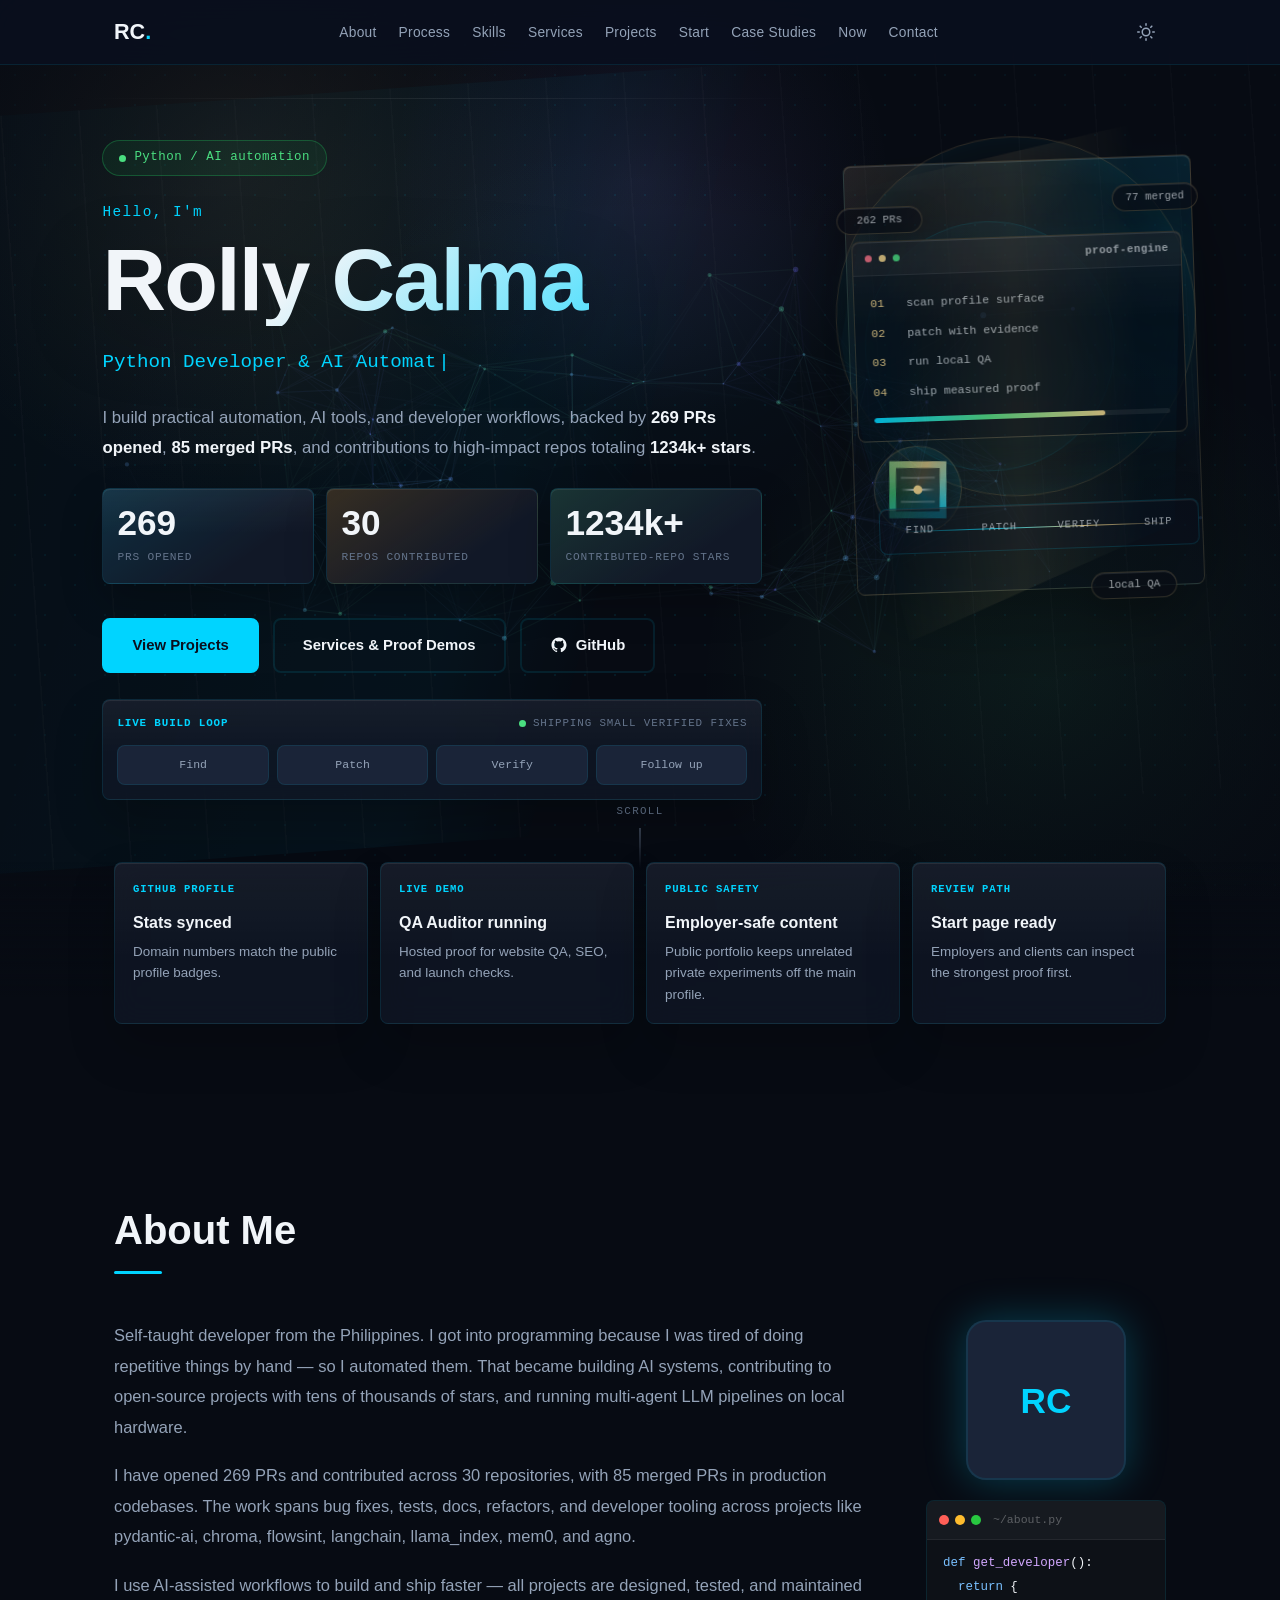
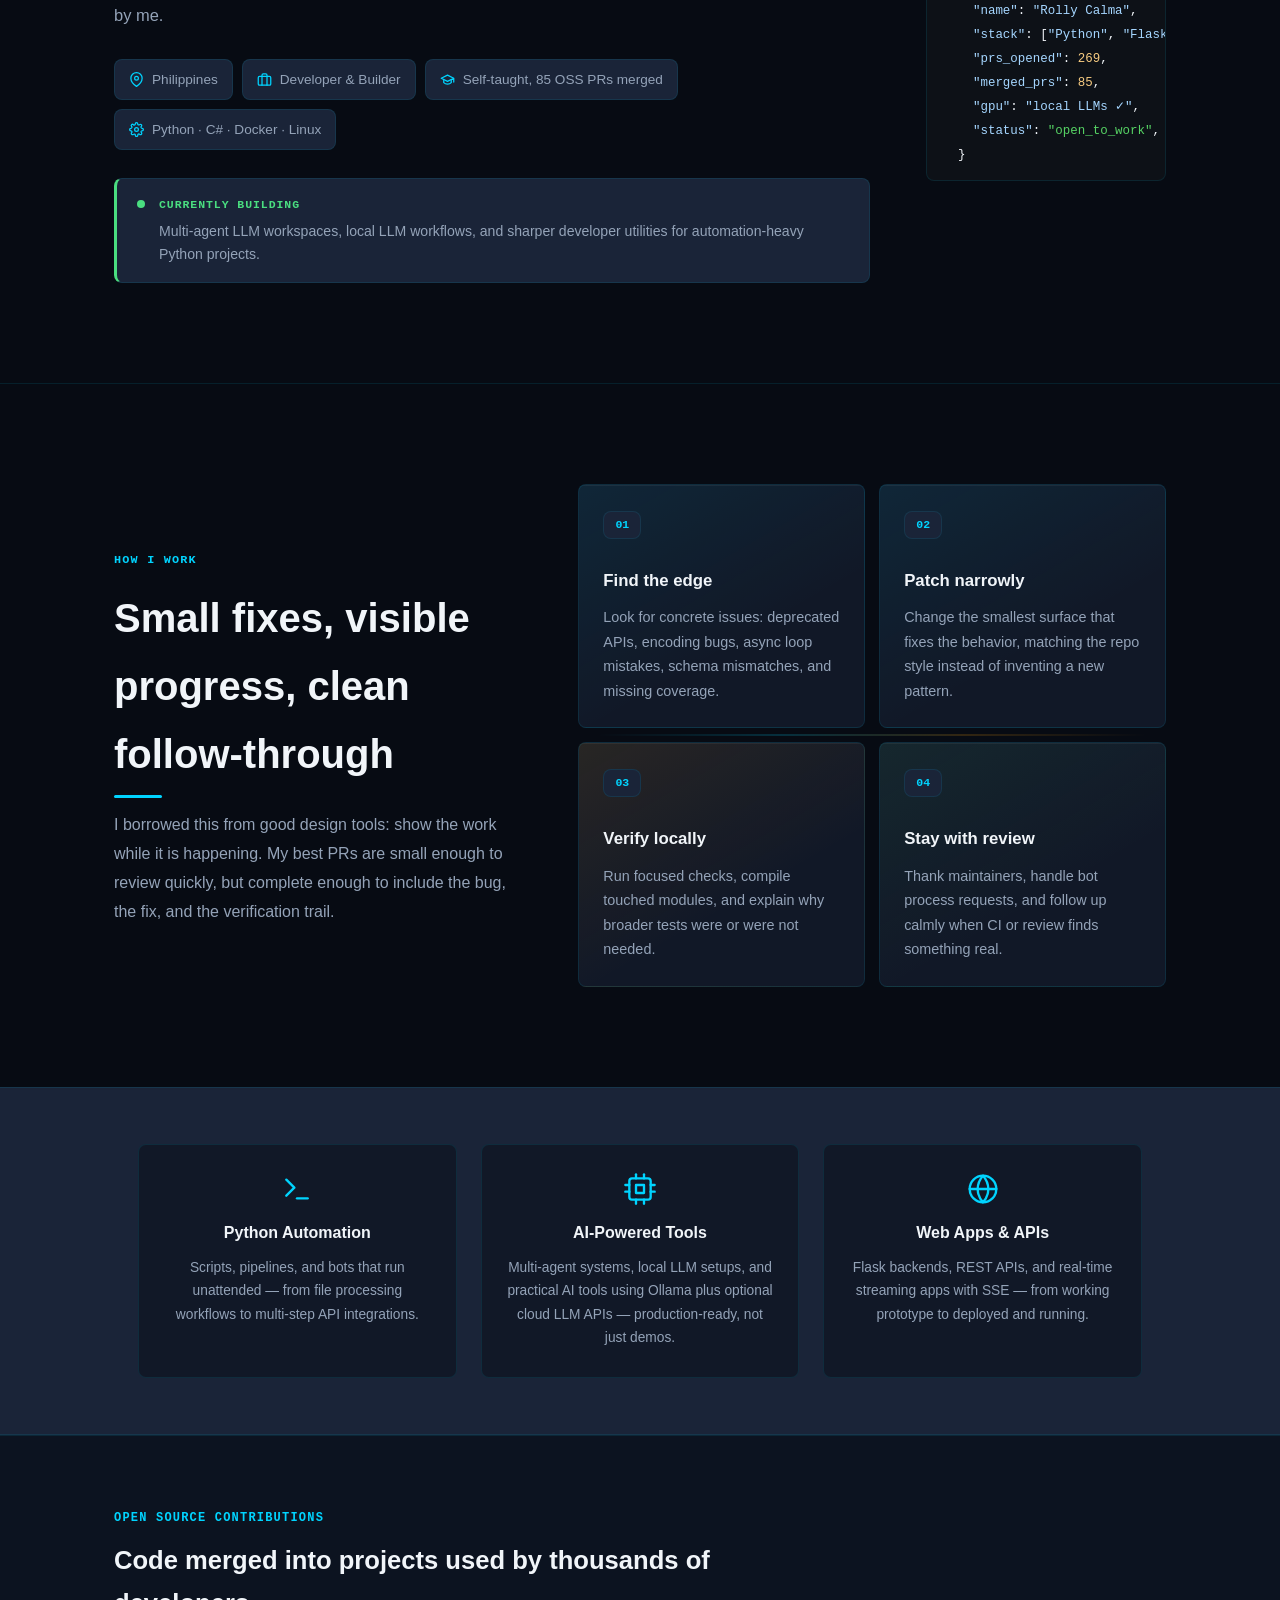
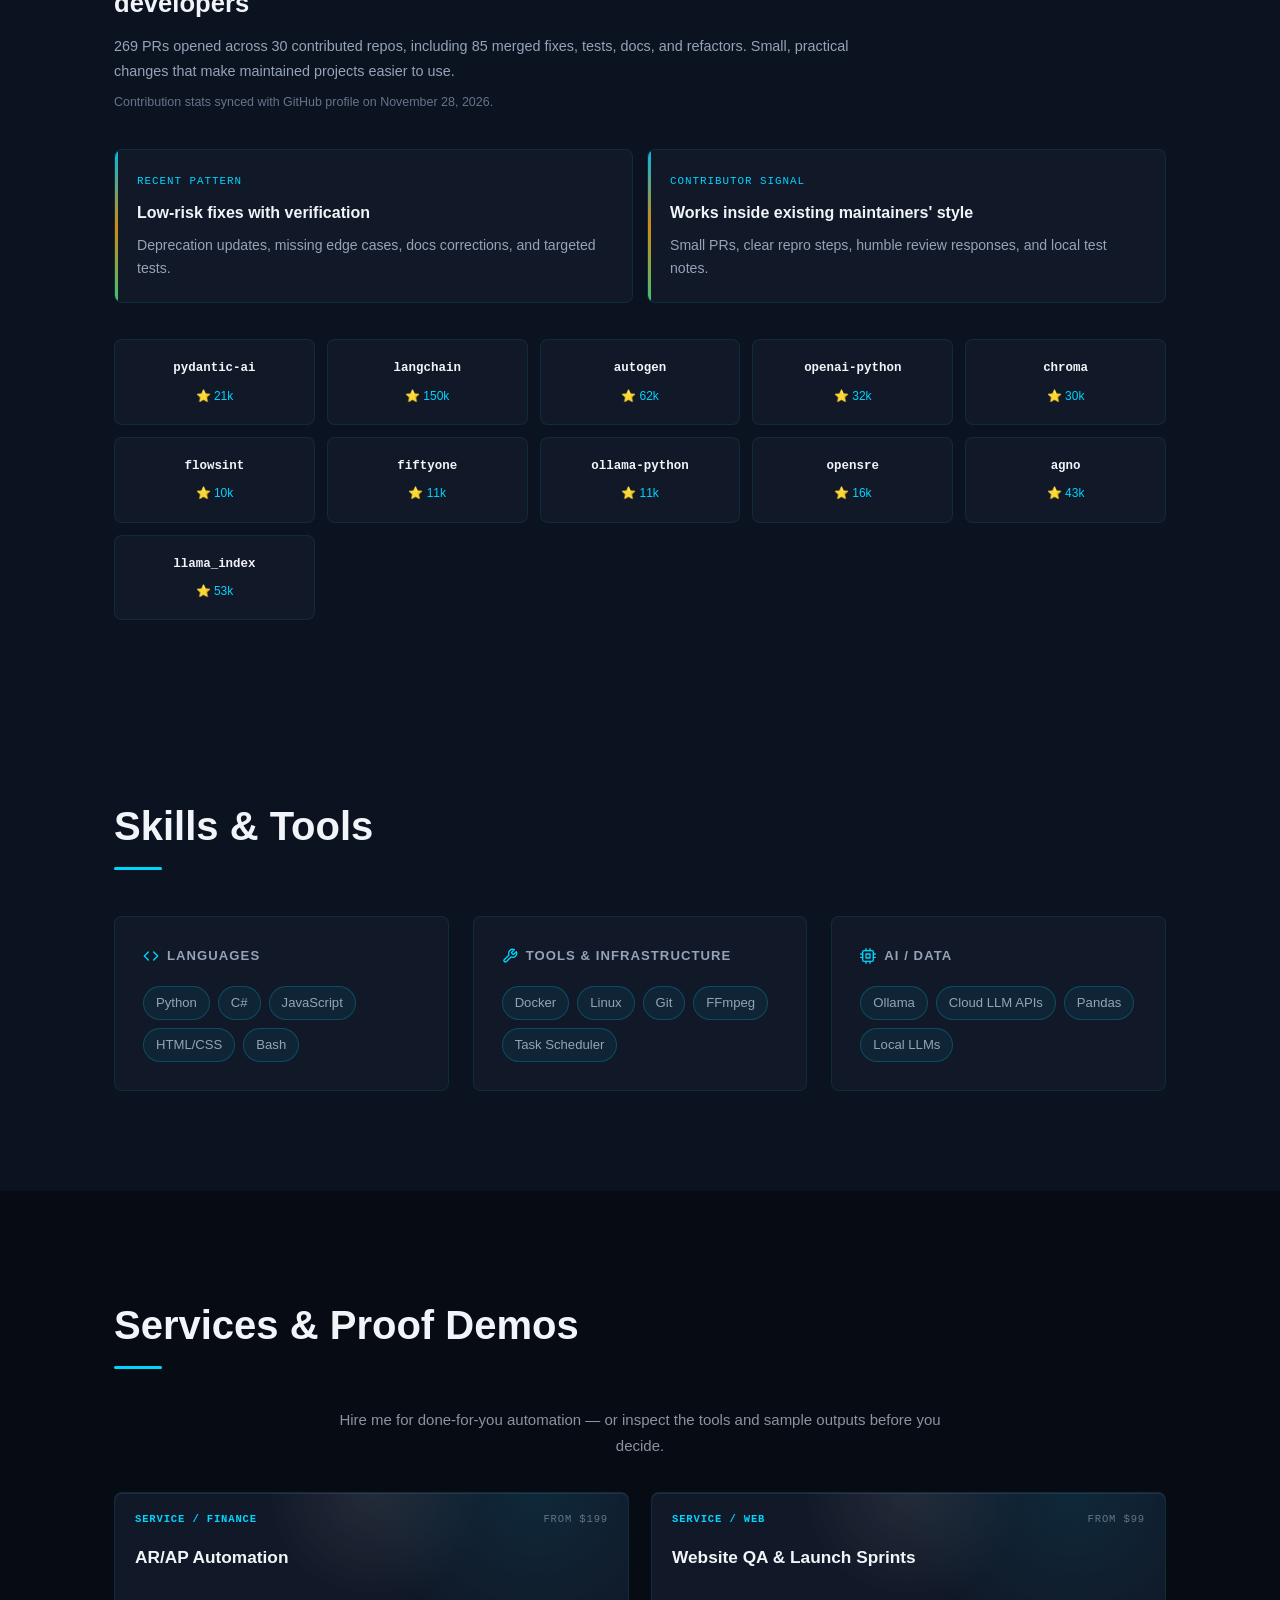
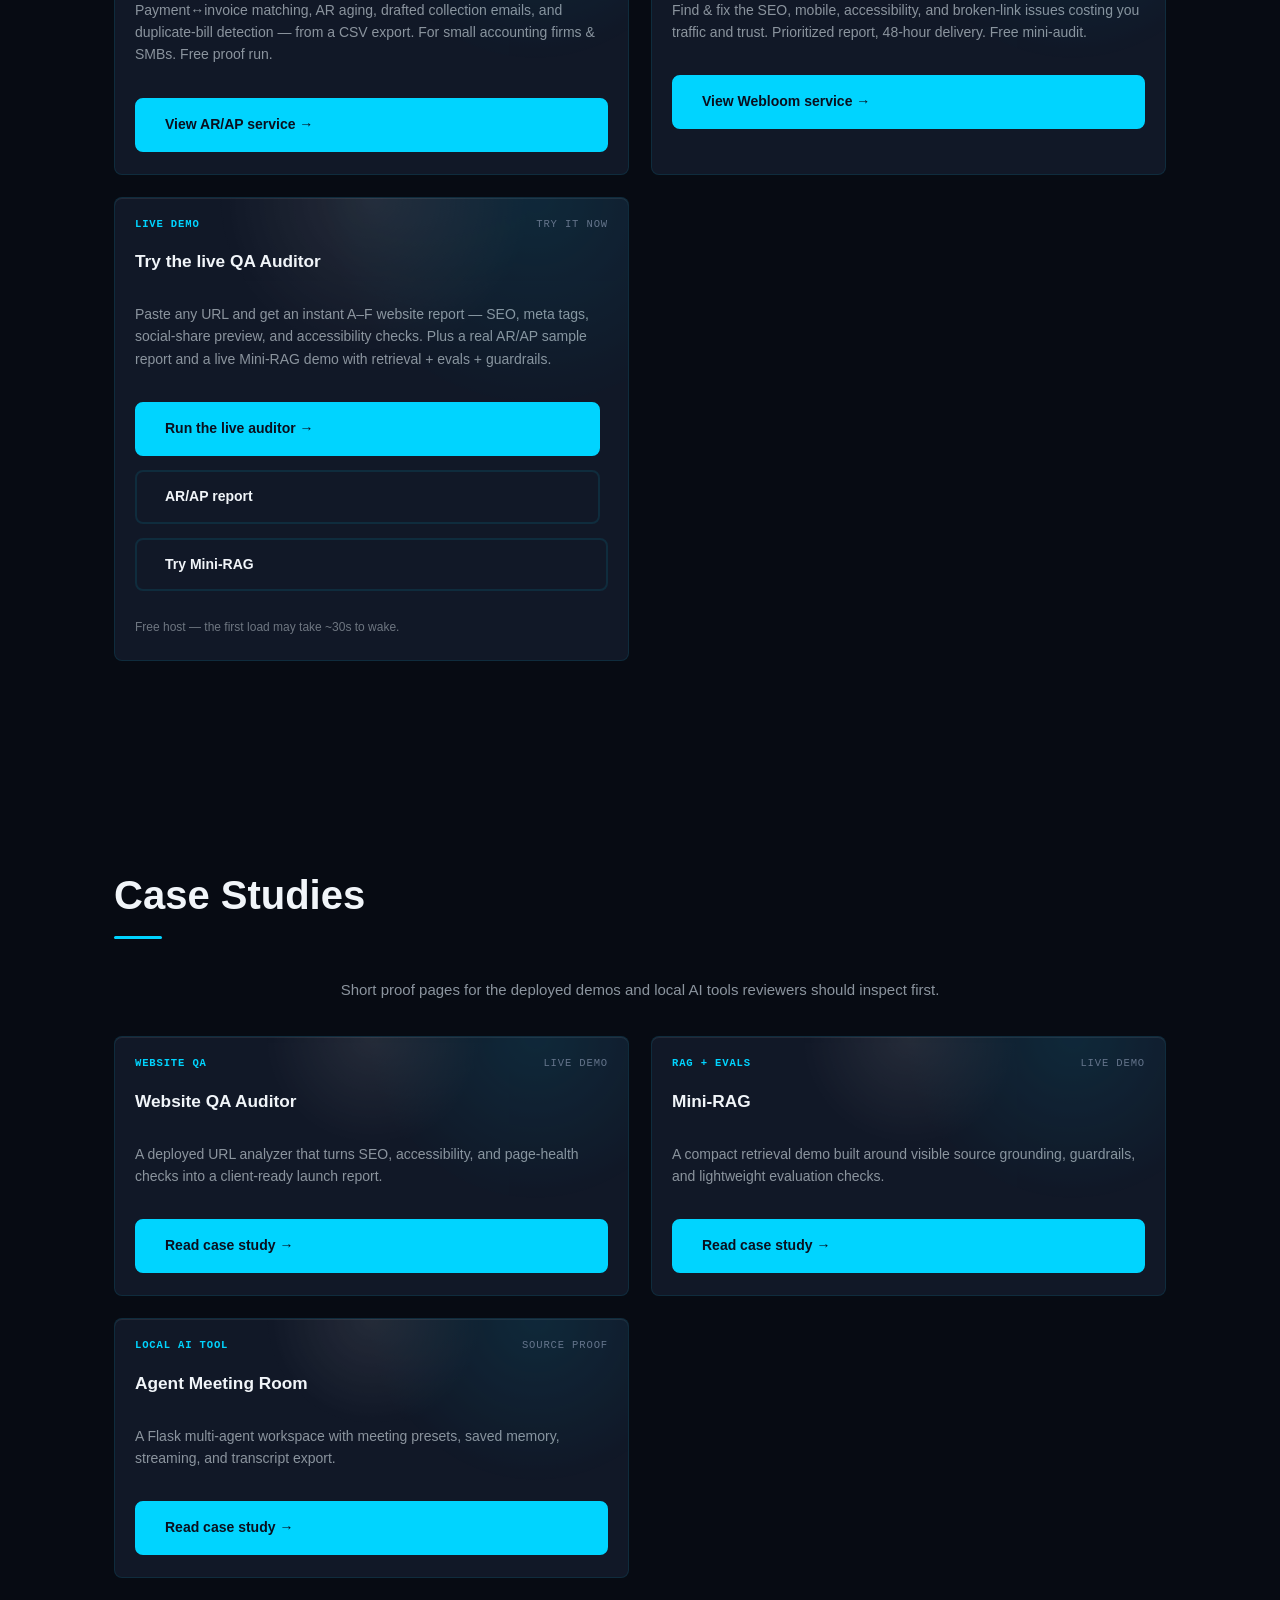
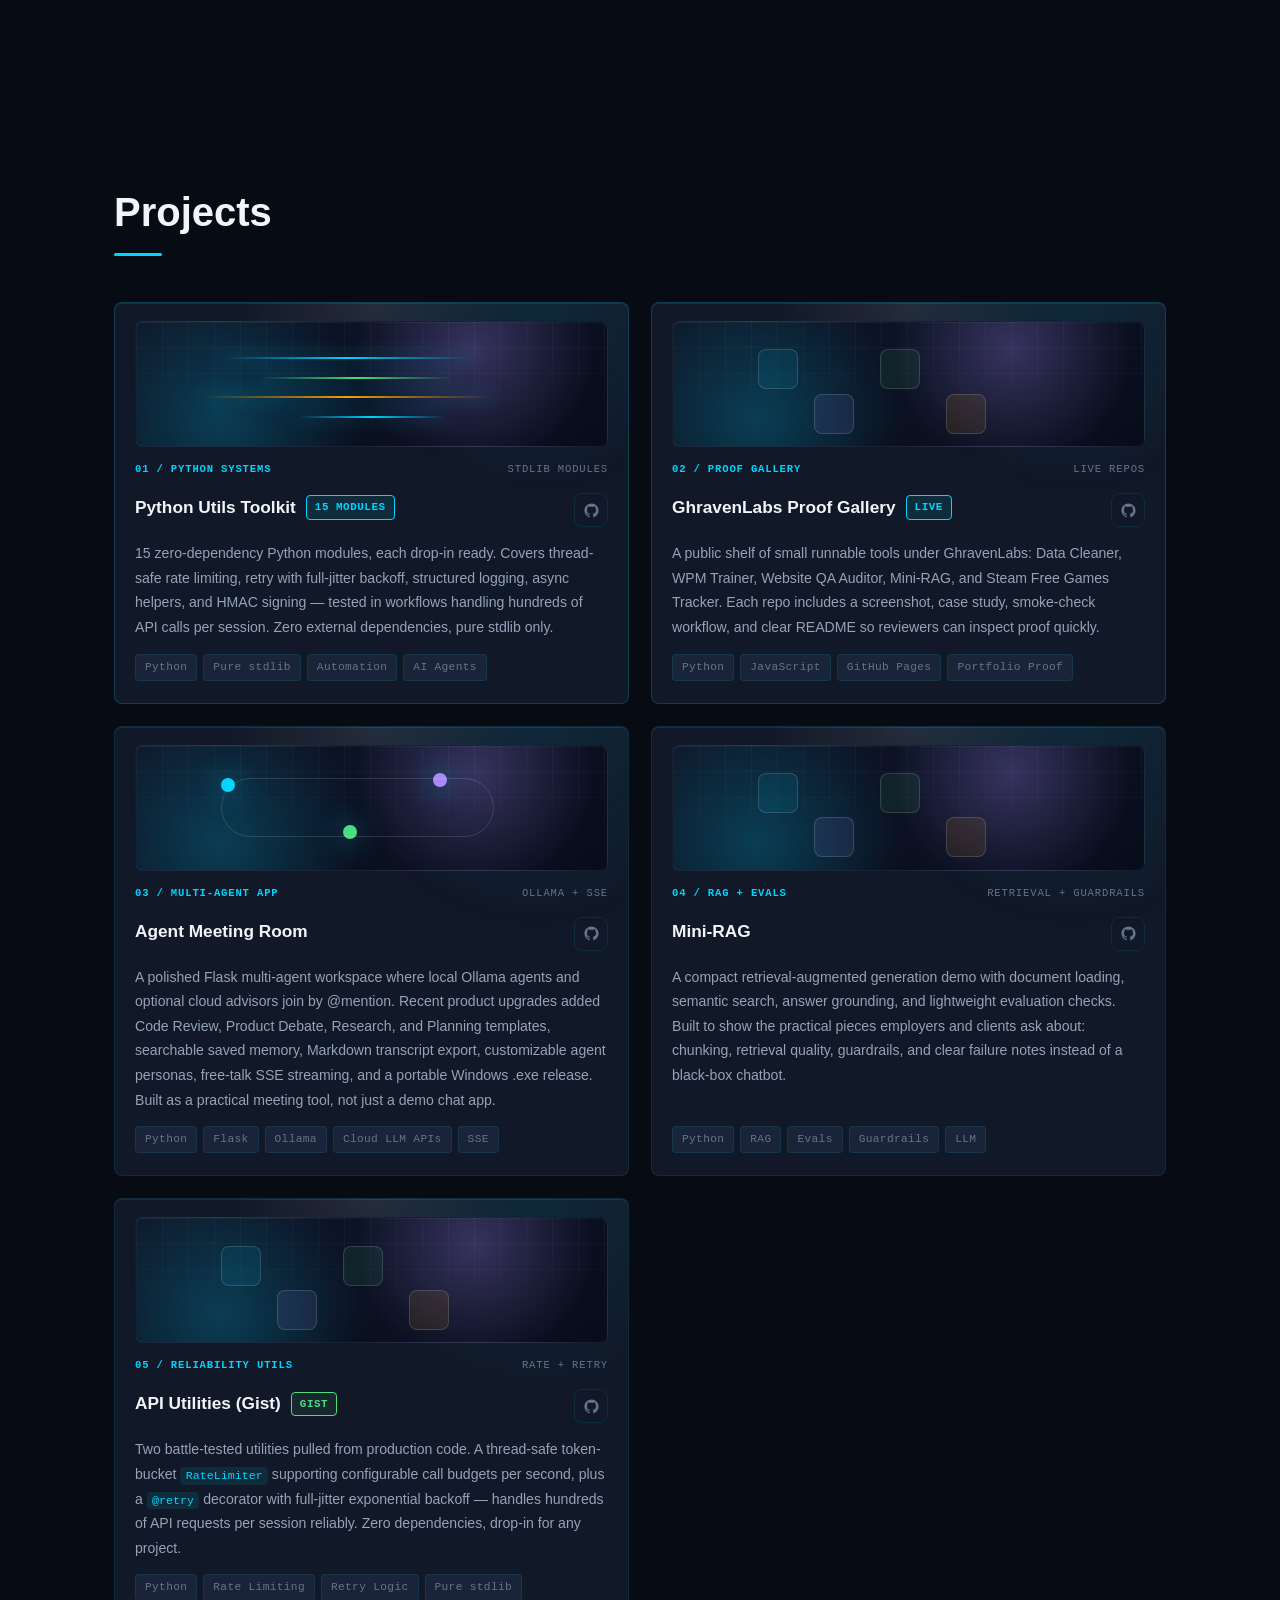
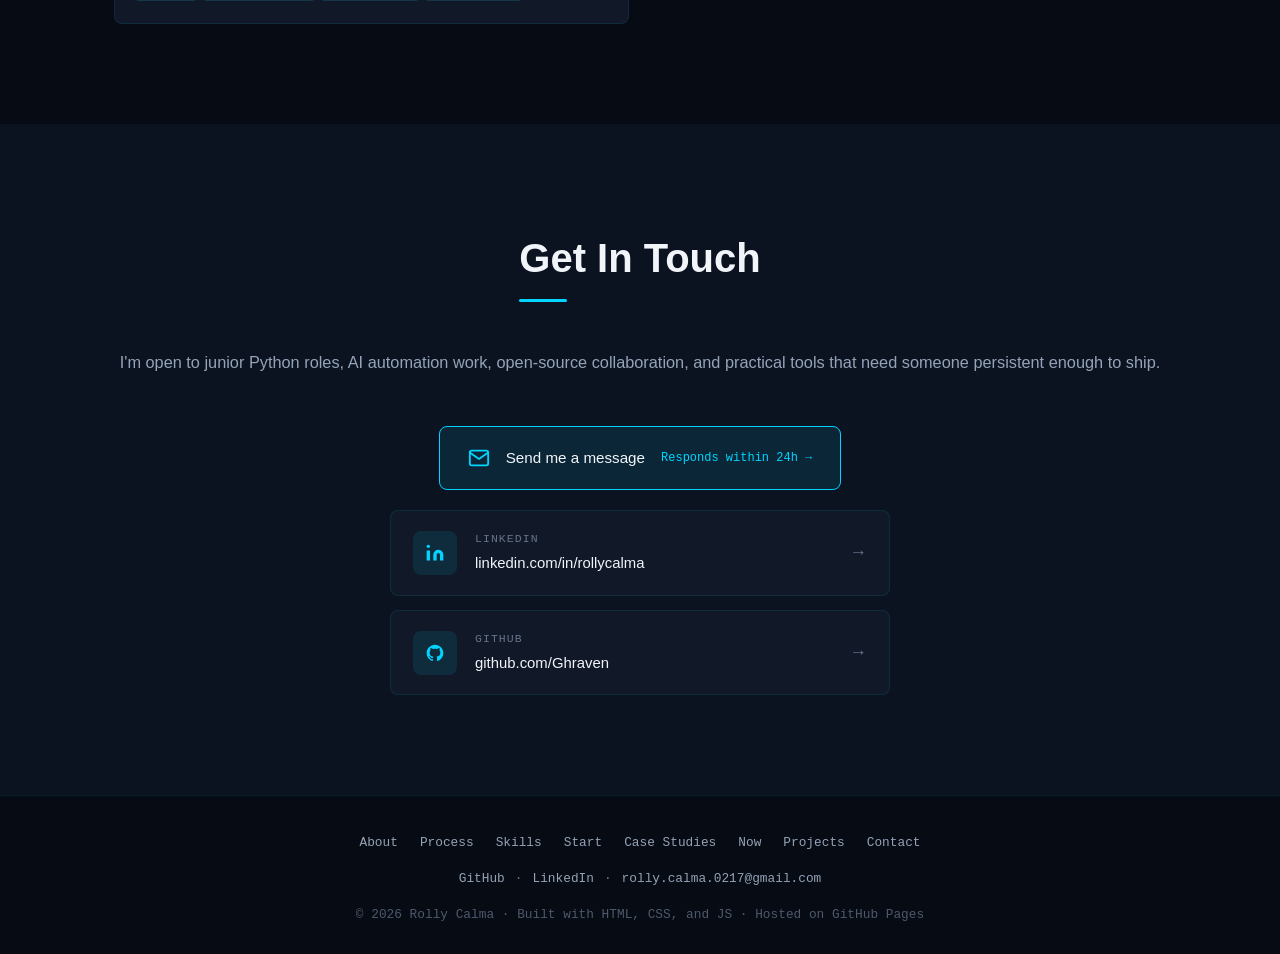
<file: index.html>
<!DOCTYPE html>
<html lang="en" data-theme="dark">
<head>
  <meta charset="UTF-8" />
  <meta name="viewport" content="width=device-width, initial-scale=1.0" />
  <meta http-equiv="Content-Security-Policy" content="default-src 'self'; script-src 'self' 'unsafe-inline'; style-src 'self' 'unsafe-inline' https://fonts.googleapis.com; font-src https://fonts.gstatic.com data:; img-src 'self' data: https:; connect-src 'self' https://formspree.io; frame-src 'self'; object-src 'none'; base-uri 'self'; form-action 'self' https://formspree.io; upgrade-insecure-requests">
  <meta name="referrer" content="strict-origin-when-cross-origin">
  <title>Rolly Calma — Python Developer & AI Automation Builder</title>
<link rel="canonical" href="https://rollycalma.com/">
<link rel="icon" href="data:image/svg+xml,<svg xmlns=%22http://www.w3.org/2000/svg%22 viewBox=%220 0 100 100%22><rect width=%22100%22 height=%22100%22 rx=%2220%22 fill=%22%23238636%22/><text x=%2250%22 y=%2268%22 font-size=%2246%22 text-anchor=%22middle%22 fill=%22white%22 font-family=%22Segoe UI,sans-serif%22 font-weight=%22700%22>RC</text></svg>">
<script type="application/ld+json">{"@context":"https://schema.org","@type":"ProfilePage","dateModified":"2026-11-28","mainEntity":{"@type":"Person","name":"Rolly Calma","alternateName":"Raven","jobTitle":"Python Developer","description":"Self-taught Python developer with a finance/accounting background, building AR/AP automation and website-QA tooling.","url":"https://rollycalma.com/","email":"rolly.calma.0217@gmail.com","knowsAbout":["Python","AI automation","Accounts receivable automation","Accounts payable automation","Website QA","Retrieval-Augmented Generation","Finance automation"],"address":{"@type":"PostalAddress","addressCountry":"PH"},"sameAs":["https://github.com/Ghraven","https://github.com/GhravenLabs","https://ghravenlabs.github.io/","https://www.linkedin.com/in/rollycalma/"]}}</script>
  <meta name="description" content="Portfolio of Rolly Calma, a Python developer building AI automation, local LLM tools, and open-source fixes in high-impact contributed-to repos." />

  <!-- Open Graph / LinkedIn / Discord -->
  <meta property="og:type" content="website" />
  <meta property="og:url" content="https://rollycalma.com/" />
  <meta property="og:title" content="Rolly Calma — Python Developer & AI Automation Builder" />
  <meta property="og:description" content="Python automation, AI tools, local LLM workflows, and open-source contributions to high-impact Python and AI repositories." />
  <meta property="og:image" content="https://rollycalma.com/og-image.jpg" />

  <!-- Twitter -->
  <meta property="twitter:card" content="summary_large_image" />
  <meta property="twitter:url" content="https://rollycalma.com/" />
  <meta property="twitter:title" content="Rolly Calma — Python Developer & AI Automation Builder" />
  <meta property="twitter:description" content="Python automation, AI tools, local LLM workflows, and open-source contributions to high-impact Python and AI repositories." />
  <meta property="twitter:image" content="https://rollycalma.com/og-image.jpg" />

  <!-- Theme: runs before paint to avoid flash -->
  <script>
    (function () {
      document.documentElement.classList.add('js');
      const saved = localStorage.getItem('theme');
      if (saved) document.documentElement.setAttribute('data-theme', saved);
    })();
  </script>

  <!-- Google Fonts -->
  <link rel="preconnect" href="https://fonts.googleapis.com" />
  <link rel="preconnect" href="https://fonts.gstatic.com" crossorigin />
  <link href="https://fonts.googleapis.com/css2?family=Syne:wght@400;600;700;800&family=JetBrains+Mono:wght@400;500;600&family=Outfit:wght@300;400;500;600&display=swap" rel="stylesheet" />

  <link rel="stylesheet" href="style.css" />
</head>
<body class="page-loading">

  <!-- Scroll progress bar -->
  <div class="scroll-progress" id="scroll-progress" aria-hidden="true"></div>

  <!-- ===================== NAVBAR ===================== -->
  <nav class="navbar" id="navbar">
    <div class="nav-container">
      <a href="#hero" class="nav-logo">RC<span class="accent">.</span></a>

      <ul class="nav-links" id="nav-links">
        <li><a href="#about" class="nav-link">About</a></li>
        <li><a href="#process" class="nav-link">Process</a></li>
        <li><a href="#skills" class="nav-link">Skills</a></li>
        <li><a href="#services" class="nav-link">Services</a></li>
        <li><a href="#projects" class="nav-link">Projects</a></li>
        <li><a href="/start/" class="nav-link">Start</a></li>
        <li><a href="/case-studies/" class="nav-link">Case Studies</a></li>
        <li><a href="/now/" class="nav-link">Now</a></li>
        <li><a href="/contact/" class="nav-link">Contact</a></li>
      </ul>

      <div class="nav-actions">
        <button class="theme-toggle" id="theme-toggle" aria-label="Toggle theme">
          <span class="icon-sun">
            <svg viewBox="0 0 24 24" fill="none" stroke="currentColor" stroke-width="2" stroke-linecap="round" stroke-linejoin="round">
              <circle cx="12" cy="12" r="5"/>
              <line x1="12" y1="1" x2="12" y2="3"/><line x1="12" y1="21" x2="12" y2="23"/>
              <line x1="4.22" y1="4.22" x2="5.64" y2="5.64"/><line x1="18.36" y1="18.36" x2="19.78" y2="19.78"/>
              <line x1="1" y1="12" x2="3" y2="12"/><line x1="21" y1="12" x2="23" y2="12"/>
              <line x1="4.22" y1="19.78" x2="5.64" y2="18.36"/><line x1="18.36" y1="5.64" x2="19.78" y2="4.22"/>
            </svg>
          </span>
          <span class="icon-moon">
            <svg viewBox="0 0 24 24" fill="none" stroke="currentColor" stroke-width="2" stroke-linecap="round" stroke-linejoin="round">
              <path d="M21 12.79A9 9 0 1 1 11.21 3 7 7 0 0 0 21 12.79z"/>
            </svg>
          </span>
        </button>

        <button class="hamburger" id="hamburger" aria-label="Open menu" aria-expanded="false">
          <span></span><span></span><span></span>
        </button>
      </div>
    </div>
  </nav>

  <!-- ===================== HERO ===================== -->
  <section class="hero" id="hero">
    <div class="hero-bg-grid" aria-hidden="true"></div>
    <canvas class="hero-constellation" id="hero-constellation" aria-hidden="true"></canvas>
    <div class="hero-glow" aria-hidden="true"></div>
    <div class="hero-luxury-stage" aria-hidden="true">
      <div class="luxury-depth-ring luxury-depth-ring--outer"></div>
      <div class="luxury-depth-ring luxury-depth-ring--inner"></div>
      <div class="luxury-code-panel">
        <div class="luxury-panel-top">
          <span></span><span></span><span></span>
          <strong>proof-engine</strong>
        </div>
        <div class="luxury-code-lines">
          <span><em>01</em> scan profile surface</span>
          <span><em>02</em> patch with evidence</span>
          <span><em>03</em> run local QA</span>
          <span><em>04</em> ship measured proof</span>
        </div>
        <div class="luxury-proof-meter"><span></span></div>
      </div>
      <div class="luxury-morpher">
        <div class="morph-shape"><span></span></div>
        <div class="morph-state">
          <span>find</span>
          <span>patch</span>
          <span>verify</span>
          <span>ship</span>
        </div>
      </div>
      <div class="luxury-pipeline">
        <span>find</span>
        <span>patch</span>
        <span>verify</span>
        <span>ship</span>
      </div>
      <span class="luxury-signal luxury-signal--a">262 PRs</span>
      <span class="luxury-signal luxury-signal--b">77 merged</span>
      <span class="luxury-signal luxury-signal--c">local QA</span>
    </div>
    <div class="hero-content">
      <div class="hero-badge">
        <span class="badge-dot"></span>
        Python / AI automation
      </div>
      <p class="hero-greeting">Hello, I'm</p>
      <h1 class="hero-name">Rolly Calma</h1>
      <div class="hero-tagline-wrap">
        <span class="hero-tagline" id="typewriter"></span><span class="cursor" aria-hidden="true">|</span>
      </div>
      <p class="hero-sub">
        I build practical automation, AI tools, and developer workflows, backed by
        <strong><span data-stat="prs">269</span> PRs opened</strong>, <strong><span data-stat="merged">85</span> merged PRs</strong>, and contributions to high-impact repos totaling <strong><span data-stat="stars">1234k+</span> stars</strong>.
      </p>
      <div class="hero-proof-grid" aria-label="Open source portfolio highlights">
        <div class="hero-proof">
          <span class="hero-proof-num" data-stat="prs">269</span>
          <span class="hero-proof-label">PRs opened</span>
        </div>
        <div class="hero-proof hero-proof--warm">
          <span class="hero-proof-num" data-stat="repos">30</span>
          <span class="hero-proof-label">repos contributed</span>
        </div>
        <div class="hero-proof hero-proof--green">
          <span class="hero-proof-num" data-stat="stars">1234k+</span>
          <span class="hero-proof-label">contributed-repo stars</span>
        </div>
      </div>
      <div class="hero-ctas">
        <a href="#projects" class="btn btn-primary">View Projects</a>
        <a href="#services" class="btn btn-secondary">Services &amp; Proof Demos</a>
        <a href="https://github.com/Ghraven" class="btn btn-secondary" target="_blank" rel="noopener">
          <svg class="btn-icon" viewBox="0 0 24 24" fill="currentColor">
            <path d="M12 2C6.477 2 2 6.477 2 12c0 4.42 2.865 8.166 6.839 9.489.5.092.682-.217.682-.482 0-.237-.008-.866-.013-1.7-2.782.603-3.369-1.34-3.369-1.34-.454-1.156-1.11-1.463-1.11-1.463-.908-.62.069-.608.069-.608 1.003.07 1.531 1.03 1.531 1.03.892 1.529 2.341 1.087 2.91.832.092-.647.35-1.088.636-1.338-2.22-.253-4.555-1.11-4.555-4.943 0-1.091.39-1.984 1.029-2.683-.103-.253-.446-1.27.098-2.647 0 0 .84-.269 2.75 1.025A9.578 9.578 0 0112 6.836a9.59 9.59 0 012.504.337c1.909-1.294 2.747-1.025 2.747-1.025.546 1.377.203 2.394.1 2.647.64.699 1.028 1.592 1.028 2.683 0 3.842-2.339 4.687-4.566 4.935.359.309.678.919.678 1.852 0 1.336-.012 2.415-.012 2.743 0 .267.18.578.688.48C19.138 20.163 22 16.418 22 12c0-5.523-4.477-10-10-10z"/>
          </svg>
          GitHub
        </a>
      </div>
      <div class="hero-live-panel" aria-label="Current build loop">
        <div class="live-panel-header">
          <span class="live-kicker">Live build loop</span>
          <span class="live-status"><span class="live-dot"></span> shipping small verified fixes</span>
        </div>
        <div class="live-steps">
          <span class="live-step">Find</span>
          <span class="live-step">Patch</span>
          <span class="live-step">Verify</span>
          <span class="live-step">Follow up</span>
        </div>
      </div>
    </div>
    <div class="hero-scroll-hint" aria-hidden="true">
      <span>scroll</span>
      <div class="scroll-line"></div>
    </div>
  </section>

  <!-- ===================== LIVE PROOF STRIP ===================== -->
  <section class="proof-strip" aria-label="Portfolio proof status">
    <div class="container">
      <div class="proof-strip-grid animate-on-scroll">
        <div class="proof-strip-item">
          <span class="proof-strip-kicker">GitHub profile</span>
          <strong>Stats synced</strong>
          <span>Domain numbers match the public profile badges.</span>
        </div>
        <div class="proof-strip-item">
          <span class="proof-strip-kicker">Live demo</span>
          <strong>QA Auditor running</strong>
          <span>Hosted proof for website QA, SEO, and launch checks.</span>
        </div>
        <div class="proof-strip-item">
          <span class="proof-strip-kicker">Public safety</span>
          <strong>Employer-safe content</strong>
          <span>Public portfolio keeps unrelated private experiments off the main profile.</span>
        </div>
        <div class="proof-strip-item">
          <span class="proof-strip-kicker">Review path</span>
          <strong>Start page ready</strong>
          <span>Employers and clients can inspect the strongest proof first.</span>
        </div>
      </div>
    </div>
  </section>


  <!-- ===================== ABOUT ===================== -->
  <section class="section about-section" id="about">
    <div class="container">
      <h2 class="section-title animate-on-scroll">About Me</h2>
      <div class="about-grid">
        <div class="about-text animate-on-scroll">
          <p>
            Self-taught developer from the Philippines. I got into programming because I was tired of doing repetitive things by hand — so I automated them. That became building AI systems, contributing to open-source projects with tens of thousands of stars, and running multi-agent LLM pipelines on local hardware.
          </p>
          <p>
            I have opened <span data-stat="prs">269</span> PRs and contributed across <span data-stat="repos">30</span> repositories, with <span data-stat="merged">85</span> merged PRs in production codebases. The work spans bug fixes, tests, docs, refactors, and developer tooling across projects like pydantic-ai, chroma, flowsint, langchain, llama_index, mem0, and agno.
          </p>
          <p class="about-ai-note">
            I use AI-assisted workflows to build and ship faster — all projects are designed, tested, and maintained by me.
          </p>
          <div class="about-cards">
            <div class="about-card">
              <span class="about-card-icon">
                <svg viewBox="0 0 24 24" fill="none" stroke="currentColor" stroke-width="2" stroke-linecap="round" stroke-linejoin="round">
                  <path d="M21 10c0 7-9 13-9 13s-9-6-9-13a9 9 0 0 1 18 0z"/><circle cx="12" cy="10" r="3"/>
                </svg>
              </span><span>Philippines</span>
            </div>
            <div class="about-card">
              <span class="about-card-icon">
                <svg viewBox="0 0 24 24" fill="none" stroke="currentColor" stroke-width="2" stroke-linecap="round" stroke-linejoin="round">
                  <rect x="2" y="7" width="20" height="14" rx="2"/><path d="M16 21V5a2 2 0 0 0-2-2h-4a2 2 0 0 0-2 2v16"/>
                </svg>
              </span><span>Developer &amp; Builder</span>
            </div>
            <div class="about-card">
              <span class="about-card-icon">
                <svg viewBox="0 0 24 24" fill="none" stroke="currentColor" stroke-width="2" stroke-linecap="round" stroke-linejoin="round">
                  <path d="M22 10v6M2 10l10-5 10 5-10 5z"/><path d="M6 12v5c3 3 9 3 12 0v-5"/>
                </svg>
              </span><span>Self-taught, 85 OSS PRs merged</span>
            </div>
            <div class="about-card">
              <span class="about-card-icon">
                <svg viewBox="0 0 24 24" fill="none" stroke="currentColor" stroke-width="2" stroke-linecap="round" stroke-linejoin="round">
                  <circle cx="12" cy="12" r="3"/><path d="M19.4 15a1.65 1.65 0 0 0 .33 1.82l.06.06a2 2 0 1 1-2.83 2.83l-.06-.06a1.65 1.65 0 0 0-1.82-.33 1.65 1.65 0 0 0-1 1.51V21a2 2 0 0 1-4 0v-.09A1.65 1.65 0 0 0 9 19.4a1.65 1.65 0 0 0-1.82.33l-.06.06a2 2 0 1 1-2.83-2.83l.06-.06a1.65 1.65 0 0 0 .33-1.82 1.65 1.65 0 0 0-1.51-1H3a2 2 0 0 1 0-4h.09A1.65 1.65 0 0 0 4.6 9a1.65 1.65 0 0 0-.33-1.82l-.06-.06a2 2 0 1 1 2.83-2.83l.06.06a1.65 1.65 0 0 0 1.82.33H9a1.65 1.65 0 0 0 1-1.51V3a2 2 0 0 1 4 0v.09a1.65 1.65 0 0 0 1 1.51 1.65 1.65 0 0 0 1.82-.33l.06-.06a2 2 0 1 1 2.83 2.83l-.06.06a1.65 1.65 0 0 0-.33 1.82V9a1.65 1.65 0 0 0 1.51 1H21a2 2 0 0 1 0 4h-.09a1.65 1.65 0 0 0-1.51 1z"/>
                </svg>
              </span><span>Python · C# · Docker · Linux</span>
            </div>
          </div>
          <div class="currently-building animate-on-scroll">
            <span class="now-dot"></span>
            <div>
              <span class="now-label">Currently building</span>
              <span class="now-text">Multi-agent LLM workspaces, local LLM workflows, and sharper developer utilities for automation-heavy Python projects.</span>
            </div>
          </div>
        </div>
        <div class="about-right animate-on-scroll">
          <div class="avatar-wrap">
            <div class="avatar-placeholder">RC</div>
          </div>
          <div class="terminal-card">
            <div class="terminal-bar">
              <span class="t-dot t-red"></span>
              <span class="t-dot t-yellow"></span>
              <span class="t-dot t-green"></span>
              <span class="t-title">~/about.py</span>
            </div>
            <div class="terminal-body">
              <p><span class="t-kw">def</span> <span class="t-fn">get_developer</span>():</p>
              <p>&nbsp;&nbsp;<span class="t-kw">return</span> {</p>
              <p>&nbsp;&nbsp;&nbsp;&nbsp;<span class="t-str">"name"</span>: <span class="t-str">"Rolly Calma"</span>,</p>
              <p>&nbsp;&nbsp;&nbsp;&nbsp;<span class="t-str">"stack"</span>: [<span class="t-str">"Python"</span>, <span class="t-str">"Flask"</span>, <span class="t-str">"Docker"</span>],</p>
              <p>&nbsp;&nbsp;&nbsp;&nbsp;<span class="t-str">"prs_opened"</span>: <span class="t-num" data-stat="prs">269</span>,</p>
              <p>&nbsp;&nbsp;&nbsp;&nbsp;<span class="t-str">"merged_prs"</span>: <span class="t-num" data-stat="merged">85</span>,</p>
              <p>&nbsp;&nbsp;&nbsp;&nbsp;<span class="t-str">"gpu"</span>: <span class="t-str">"local LLMs ✓"</span>,</p>
              <p>&nbsp;&nbsp;&nbsp;&nbsp;<span class="t-str">"status"</span>: <span class="t-str t-green-text">"open_to_work"</span>,</p>
              <p>&nbsp;&nbsp;}</p>
            </div>
          </div>
        </div>
      </div>
    </div>
  </section>

  <!-- ===================== PROCESS ===================== -->
  <section class="section process-section" id="process">
    <div class="container">
      <div class="process-layout">
        <div class="process-copy animate-on-scroll">
          <span class="section-eyebrow">How I Work</span>
          <h2 class="section-title section-title--left">Small fixes, visible progress, clean follow-through</h2>
          <p class="process-sub">
            I borrowed this from good design tools: show the work while it is happening. My best PRs are small enough to review quickly, but complete enough to include the bug, the fix, and the verification trail.
          </p>
        </div>
        <div class="process-board animate-on-scroll" aria-label="Contribution workflow">
          <div class="process-rail" aria-hidden="true"></div>
          <article class="process-card">
            <span class="process-index">01</span>
            <h3>Find the edge</h3>
            <p>Look for concrete issues: deprecated APIs, encoding bugs, async loop mistakes, schema mismatches, and missing coverage.</p>
          </article>
          <article class="process-card">
            <span class="process-index">02</span>
            <h3>Patch narrowly</h3>
            <p>Change the smallest surface that fixes the behavior, matching the repo style instead of inventing a new pattern.</p>
          </article>
          <article class="process-card">
            <span class="process-index">03</span>
            <h3>Verify locally</h3>
            <p>Run focused checks, compile touched modules, and explain why broader tests were or were not needed.</p>
          </article>
          <article class="process-card">
            <span class="process-index">04</span>
            <h3>Stay with review</h3>
            <p>Thank maintainers, handle bot process requests, and follow up calmly when CI or review finds something real.</p>
          </article>
        </div>
      </div>
    </div>
  </section>

  <!-- ===================== WHAT I BUILD ===================== -->
  <section class="services-section">
    <div class="container">
      <div class="services-grid">
        <div class="service-card animate-on-scroll">
          <div class="service-icon">
            <svg viewBox="0 0 24 24" fill="none" stroke="currentColor" stroke-width="1.75" stroke-linecap="round" stroke-linejoin="round">
              <polyline points="4 17 10 11 4 5"/><line x1="12" y1="19" x2="20" y2="19"/>
            </svg>
          </div>
          <h3 class="service-title">Python Automation</h3>
          <p class="service-desc">Scripts, pipelines, and bots that run unattended — from file processing workflows to multi-step API integrations.</p>
        </div>
        <div class="service-card animate-on-scroll">
          <div class="service-icon">
            <svg viewBox="0 0 24 24" fill="none" stroke="currentColor" stroke-width="1.75" stroke-linecap="round" stroke-linejoin="round">
              <rect x="9" y="9" width="6" height="6"/><rect x="4" y="4" width="16" height="16" rx="2"/>
              <line x1="9" y1="1" x2="9" y2="4"/><line x1="15" y1="1" x2="15" y2="4"/>
              <line x1="9" y1="20" x2="9" y2="23"/><line x1="15" y1="20" x2="15" y2="23"/>
              <line x1="20" y1="9" x2="23" y2="9"/><line x1="20" y1="14" x2="23" y2="14"/>
              <line x1="1" y1="9" x2="4" y2="9"/><line x1="1" y1="14" x2="4" y2="14"/>
            </svg>
          </div>
          <h3 class="service-title">AI-Powered Tools</h3>
          <p class="service-desc">Multi-agent systems, local LLM setups, and practical AI tools using Ollama plus optional cloud LLM APIs — production-ready, not just demos.</p>
        </div>
        <div class="service-card animate-on-scroll">
          <div class="service-icon">
            <svg viewBox="0 0 24 24" fill="none" stroke="currentColor" stroke-width="1.75" stroke-linecap="round" stroke-linejoin="round">
              <circle cx="12" cy="12" r="10"/><line x1="2" y1="12" x2="22" y2="12"/>
              <path d="M12 2a15.3 15.3 0 0 1 4 10 15.3 15.3 0 0 1-4 10 15.3 15.3 0 0 1-4-10 15.3 15.3 0 0 1 4-10z"/>
            </svg>
          </div>
          <h3 class="service-title">Web Apps &amp; APIs</h3>
          <p class="service-desc">Flask backends, REST APIs, and real-time streaming apps with SSE — from working prototype to deployed and running.</p>
        </div>
      </div>
    </div>
  </section>

  <!-- ===================== OPEN SOURCE ===================== -->
  <section class="oss-section">
    <div class="container">
      <div class="oss-inner animate-on-scroll">
        <div class="oss-heading">
          <span class="oss-eyebrow">Open Source Contributions</span>
          <h2 class="oss-title">Code merged into projects used by thousands of developers</h2>
          <p class="oss-sub"><span data-stat="prs">269</span> PRs opened across <span data-stat="repos">30</span> contributed repos, including <span data-stat="merged">85</span> merged fixes, tests, docs, and refactors. Small, practical changes that make maintained projects easier to use.</p>
          <p class="oss-updated" data-sync-note>Contribution stats synced with GitHub profile on November 28, 2026.</p>
        </div>
        <div class="oss-proof-list">
          <div class="oss-proof-item">
            <span class="oss-proof-kicker">Recent pattern</span>
            <strong>Low-risk fixes with verification</strong>
            <span>Deprecation updates, missing edge cases, docs corrections, and targeted tests.</span>
          </div>
          <div class="oss-proof-item">
            <span class="oss-proof-kicker">Contributor signal</span>
            <strong>Works inside existing maintainers' style</strong>
            <span>Small PRs, clear repro steps, humble review responses, and local test notes.</span>
          </div>
        </div>
        <div class="oss-repos">
          <a href="https://github.com/pydantic/pydantic-ai" class="oss-repo" target="_blank" rel="noopener">
            <span class="oss-repo-name">pydantic-ai</span>
            <span class="oss-repo-stars" data-repo-stars="pydantic/pydantic-ai">⭐ 21k</span>
          </a>
          <a href="https://github.com/langchain-ai/langchain" class="oss-repo" target="_blank" rel="noopener">
            <span class="oss-repo-name">langchain</span>
            <span class="oss-repo-stars" data-repo-stars="langchain-ai/langchain">⭐ 150k</span>
          </a>
          <a href="https://github.com/microsoft/autogen" class="oss-repo" target="_blank" rel="noopener">
            <span class="oss-repo-name">autogen</span>
            <span class="oss-repo-stars" data-repo-stars="microsoft/autogen">⭐ 62k</span>
          </a>
          <a href="https://github.com/openai/openai-python" class="oss-repo" target="_blank" rel="noopener">
            <span class="oss-repo-name">openai-python</span>
            <span class="oss-repo-stars" data-repo-stars="openai/openai-python">⭐ 32k</span>
          </a>
          <a href="https://github.com/chroma-core/chroma" class="oss-repo" target="_blank" rel="noopener">
            <span class="oss-repo-name">chroma</span>
            <span class="oss-repo-stars" data-repo-stars="chroma-core/chroma">⭐ 30k</span>
          </a>
          <a href="https://github.com/reconurge/flowsint" class="oss-repo" target="_blank" rel="noopener">
            <span class="oss-repo-name">flowsint</span>
            <span class="oss-repo-stars" data-repo-stars="reconurge/flowsint">⭐ 10k</span>
          </a>
          <a href="https://github.com/voxel51/fiftyone" class="oss-repo" target="_blank" rel="noopener">
            <span class="oss-repo-name">fiftyone</span>
            <span class="oss-repo-stars" data-repo-stars="voxel51/fiftyone">⭐ 11k</span>
          </a>
          <a href="https://github.com/ollama/ollama-python" class="oss-repo" target="_blank" rel="noopener">
            <span class="oss-repo-name">ollama-python</span>
            <span class="oss-repo-stars" data-repo-stars="ollama/ollama-python">⭐ 11k</span>
          </a>
          <a href="https://github.com/Tracer-Cloud/opensre" class="oss-repo" target="_blank" rel="noopener">
            <span class="oss-repo-name">opensre</span>
            <span class="oss-repo-stars" data-repo-stars="Tracer-Cloud/opensre">⭐ 16k</span>
          </a>
          <a href="https://github.com/agno-agi/agno" class="oss-repo" target="_blank" rel="noopener">
            <span class="oss-repo-name">agno</span>
            <span class="oss-repo-stars" data-repo-stars="agno-agi/agno">⭐ 43k</span>
          </a>
          <a href="https://github.com/run-llama/llama_index" class="oss-repo" target="_blank" rel="noopener">
            <span class="oss-repo-name">llama_index</span>
            <span class="oss-repo-stars" data-repo-stars="run-llama/llama_index">⭐ 53k</span>
          </a>
        </div>
      </div>
    </div>
  </section>

  <!-- ===================== SKILLS ===================== -->
  <section class="section skills-section" id="skills">
    <div class="container">
      <h2 class="section-title animate-on-scroll">Skills &amp; Tools</h2>
      <div class="skills-grid">

        <div class="skill-group animate-on-scroll">
          <h3 class="skill-group-title">
            <span class="skill-group-icon">
              <svg viewBox="0 0 24 24" fill="none" stroke="currentColor" stroke-width="2" stroke-linecap="round" stroke-linejoin="round">
                <polyline points="16 18 22 12 16 6"/><polyline points="8 6 2 12 8 18"/>
              </svg>
            </span> Languages
          </h3>
          <div class="badge-list">
            <span class="badge">Python</span>
            <span class="badge">C#</span>
            <span class="badge">JavaScript</span>
            <span class="badge">HTML/CSS</span>
            <span class="badge">Bash</span>
          </div>
        </div>

        <div class="skill-group animate-on-scroll">
          <h3 class="skill-group-title">
            <span class="skill-group-icon">
              <svg viewBox="0 0 24 24" fill="none" stroke="currentColor" stroke-width="2" stroke-linecap="round" stroke-linejoin="round">
                <path d="M14.7 6.3a1 1 0 0 0 0 1.4l1.6 1.6a1 1 0 0 0 1.4 0l3.77-3.77a6 6 0 0 1-7.94 7.94l-6.91 6.91a2.12 2.12 0 0 1-3-3l6.91-6.91a6 6 0 0 1 7.94-7.94l-3.76 3.76z"/>
              </svg>
            </span> Tools &amp; Infrastructure
          </h3>
          <div class="badge-list">
            <span class="badge">Docker</span>
            <span class="badge">Linux</span>
            <span class="badge">Git</span>
            <span class="badge">FFmpeg</span>
            <span class="badge">Task Scheduler</span>
          </div>
        </div>

        <div class="skill-group animate-on-scroll">
          <h3 class="skill-group-title">
            <span class="skill-group-icon">
              <svg viewBox="0 0 24 24" fill="none" stroke="currentColor" stroke-width="2" stroke-linecap="round" stroke-linejoin="round">
                <rect x="9" y="9" width="6" height="6"/><rect x="4" y="4" width="16" height="16" rx="2"/>
                <line x1="9" y1="1" x2="9" y2="4"/><line x1="15" y1="1" x2="15" y2="4"/>
                <line x1="9" y1="20" x2="9" y2="23"/><line x1="15" y1="20" x2="15" y2="23"/>
                <line x1="20" y1="9" x2="23" y2="9"/><line x1="20" y1="14" x2="23" y2="14"/>
                <line x1="1" y1="9" x2="4" y2="9"/><line x1="1" y1="14" x2="4" y2="14"/>
              </svg>
            </span> AI / Data
          </h3>
          <div class="badge-list">
            <span class="badge">Ollama</span>
            <span class="badge">Cloud LLM APIs</span>
            <span class="badge">Pandas</span>
            <span class="badge">Local LLMs</span>
          </div>
        </div>

      </div>
    </div>
  </section>

  <!-- ===================== PROJECTS ===================== -->
  <section class="section" id="services">
  <div class="container">
    <h2 class="section-title animate-on-scroll">Services &amp; Proof Demos</h2>
    <p class="animate-on-scroll" style="text-align:center;color:#8b949e;max-width:640px;margin:-8px auto 34px;font-size:15px">Hire me for done-for-you automation &mdash; or inspect the tools and sample outputs before you decide.</p>
    <div class="projects-grid">
      <article class="project-card animate-on-scroll">
        <div class="card-accent-line"></div>
        <div class="project-meta-row"><span class="project-kicker">SERVICE / FINANCE</span><span class="project-signal">from $199</span></div>
        <div class="card-header"><div class="card-title-row"><h3 class="card-title">AR/AP Automation</h3></div></div>
        <p style="color:#8b949e;font-size:14px;line-height:1.6;margin:12px 0 18px">Payment&harr;invoice matching, AR aging, drafted collection emails, and duplicate-bill detection &mdash; from a CSV export. For small accounting firms &amp; SMBs. Free proof run.</p>
        <a href="/arap/" class="btn btn-primary" style="font-size:14px">View AR/AP service &rarr;</a>
      </article>
      <article class="project-card animate-on-scroll">
        <div class="card-accent-line"></div>
        <div class="project-meta-row"><span class="project-kicker">SERVICE / WEB</span><span class="project-signal">from $99</span></div>
        <div class="card-header"><div class="card-title-row"><h3 class="card-title">Website QA &amp; Launch Sprints</h3></div></div>
        <p style="color:#8b949e;font-size:14px;line-height:1.6;margin:12px 0 18px">Find &amp; fix the SEO, mobile, accessibility, and broken-link issues costing you traffic and trust. Prioritized report, 48-hour delivery. Free mini-audit.</p>
        <a href="/webloom/" class="btn btn-primary" style="font-size:14px">View Webloom service &rarr;</a>
      </article>
      <article class="project-card animate-on-scroll">
        <div class="card-accent-line"></div>
        <div class="project-meta-row"><span class="project-kicker">LIVE DEMO</span><span class="project-signal">try it now</span></div>
        <div class="card-header"><div class="card-title-row"><h3 class="card-title">Try the live QA Auditor</h3></div></div>
        <p style="color:#8b949e;font-size:14px;line-height:1.6;margin:12px 0 18px">Paste any URL and get an instant A&ndash;F website report &mdash; SEO, meta tags, social-share preview, and accessibility checks. Plus a real AR/AP sample report and a live Mini-RAG demo with retrieval + evals + guardrails.</p>
        <a href="https://qa-auditor.onrender.com" target="_blank" rel="noopener" class="btn btn-primary" style="font-size:14px;margin-right:8px">Run the live auditor &rarr;</a>
        <a href="/arap-demo/" class="btn btn-secondary" style="font-size:14px;margin-right:8px">AR/AP report</a>
        <a href="https://mini-rag-ju6l.onrender.com/" target="_blank" rel="noopener" class="btn btn-secondary" style="font-size:14px">Try Mini-RAG</a>
        <p style="color:#6e7681;font-size:12px;margin:12px 0 0">Free host &mdash; the first load may take ~30s to wake.</p>
      </article>
    </div>
  </div>
</section>

  <!-- ===================== CASE STUDIES ===================== -->
  <section class="section" id="case-studies">
    <div class="container">
      <h2 class="section-title animate-on-scroll">Case Studies</h2>
      <p class="animate-on-scroll" style="text-align:center;color:#8b949e;max-width:680px;margin:-8px auto 34px;font-size:15px">Short proof pages for the deployed demos and local AI tools reviewers should inspect first.</p>
      <div class="projects-grid">
        <article class="project-card animate-on-scroll">
          <div class="card-accent-line"></div>
          <div class="project-meta-row"><span class="project-kicker">WEBSITE QA</span><span class="project-signal">live demo</span></div>
          <div class="card-header"><div class="card-title-row"><h3 class="card-title">Website QA Auditor</h3></div></div>
          <p style="color:#8b949e;font-size:14px;line-height:1.6;margin:12px 0 18px">A deployed URL analyzer that turns SEO, accessibility, and page-health checks into a client-ready launch report.</p>
          <a href="/case-studies/website-qa-auditor/" class="btn btn-primary" style="font-size:14px">Read case study &rarr;</a>
        </article>
        <article class="project-card animate-on-scroll">
          <div class="card-accent-line"></div>
          <div class="project-meta-row"><span class="project-kicker">RAG + EVALS</span><span class="project-signal">live demo</span></div>
          <div class="card-header"><div class="card-title-row"><h3 class="card-title">Mini-RAG</h3></div></div>
          <p style="color:#8b949e;font-size:14px;line-height:1.6;margin:12px 0 18px">A compact retrieval demo built around visible source grounding, guardrails, and lightweight evaluation checks.</p>
          <a href="/case-studies/mini-rag/" class="btn btn-primary" style="font-size:14px">Read case study &rarr;</a>
        </article>
        <article class="project-card animate-on-scroll">
          <div class="card-accent-line"></div>
          <div class="project-meta-row"><span class="project-kicker">LOCAL AI TOOL</span><span class="project-signal">source proof</span></div>
          <div class="card-header"><div class="card-title-row"><h3 class="card-title">Agent Meeting Room</h3></div></div>
          <p style="color:#8b949e;font-size:14px;line-height:1.6;margin:12px 0 18px">A Flask multi-agent workspace with meeting presets, saved memory, streaming, and transcript export.</p>
          <a href="/case-studies/agent-meeting-room/" class="btn btn-primary" style="font-size:14px">Read case study &rarr;</a>
        </article>
      </div>
    </div>
  </section>

    <section class="section projects-section" id="projects">
    <div class="container">
      <h2 class="section-title animate-on-scroll">Projects</h2>
      <div class="projects-grid">

        <!-- Card 1 — Featured -->
        <article class="project-card project-card--featured animate-on-scroll">
          <div class="card-accent-line"></div>
          <div class="project-visual project-visual--toolkit" aria-hidden="true">
            <span></span><span></span><span></span><span></span>
          </div>
          <div class="project-meta-row">
            <span class="project-kicker">01 / PYTHON SYSTEMS</span>
            <span class="project-signal">stdlib modules</span>
          </div>
          <div class="card-header">
            <div class="card-title-row">
              <h3 class="card-title">Python Utils Toolkit</h3>
              <span class="card-badge">15 Modules</span>
            </div>
            <a href="https://github.com/GhravenLabs/python-utils-toolkit" class="card-link" target="_blank" rel="noopener" aria-label="View on GitHub">
              <svg viewBox="0 0 24 24" fill="currentColor" class="icon-github"><path d="M12 2C6.477 2 2 6.477 2 12c0 4.42 2.865 8.166 6.839 9.489.5.092.682-.217.682-.482 0-.237-.008-.866-.013-1.7-2.782.603-3.369-1.34-3.369-1.34-.454-1.156-1.11-1.463-1.11-1.463-.908-.62.069-.608.069-.608 1.003.07 1.531 1.03 1.531 1.03.892 1.529 2.341 1.087 2.91.832.092-.647.35-1.088.636-1.338-2.22-.253-4.555-1.11-4.555-4.943 0-1.091.39-1.984 1.029-2.683-.103-.253-.446-1.27.098-2.647 0 0 .84-.269 2.75 1.025A9.578 9.578 0 0112 6.836a9.59 9.59 0 012.504.337c1.909-1.294 2.747-1.025 2.747-1.025.546 1.377.203 2.394.1 2.647.64.699 1.028 1.592 1.028 2.683 0 3.842-2.339 4.687-4.566 4.935.359.309.678.919.678 1.852 0 1.336-.012 2.415-.012 2.743 0 .267.18.578.688.48C19.138 20.163 22 16.418 22 12c0-5.523-4.477-10-10-10z"/></svg>
            </a>
          </div>
          <p class="card-desc">15 zero-dependency Python modules, each drop-in ready. Covers thread-safe rate limiting, retry with full-jitter backoff, structured logging, async helpers, and HMAC signing — tested in workflows handling hundreds of API calls per session. Zero external dependencies, pure stdlib only.</p>
          <div class="card-tags">
            <span class="tag">Python</span>
            <span class="tag">Pure stdlib</span>
            <span class="tag">Automation</span>
            <span class="tag">AI Agents</span>
          </div>
        </article>

        <!-- Card 1b -->
        <article class="project-card project-card--featured animate-on-scroll">
          <div class="card-accent-line"></div>
          <div class="project-visual project-visual--api" aria-hidden="true">
            <span></span><span></span><span></span><span></span>
          </div>
          <div class="project-meta-row">
            <span class="project-kicker">02 / PROOF GALLERY</span>
            <span class="project-signal">live repos</span>
          </div>
          <div class="card-header">
            <div class="card-title-row">
              <h3 class="card-title">GhravenLabs Proof Gallery</h3>
              <span class="card-badge">Live</span>
            </div>
            <a href="https://ghravenlabs.github.io/" class="card-link" target="_blank" rel="noopener" aria-label="Open proof gallery">
              <svg viewBox="0 0 24 24" fill="currentColor" class="icon-github"><path d="M12 2C6.477 2 2 6.477 2 12c0 4.42 2.865 8.166 6.839 9.489.5.092.682-.217.682-.482 0-.237-.008-.866-.013-1.7-2.782.603-3.369-1.34-3.369-1.34-.454-1.156-1.11-1.463-1.11-1.463-.908-.62.069-.608.069-.608 1.003.07 1.531 1.03 1.531 1.03.892 1.529 2.341 1.087 2.91.832.092-.647.35-1.088.636-1.338-2.22-.253-4.555-1.11-4.555-4.943 0-1.091.39-1.984 1.029-2.683-.103-.253-.446-1.27.098-2.647 0 0 .84-.269 2.75 1.025A9.578 9.578 0 0112 6.836a9.59 9.59 0 012.504.337c1.909-1.294 2.747-1.025 2.747-1.025.546 1.377.203 2.394.1 2.647.64.699 1.028 1.592 1.028 2.683 0 3.842-2.339 4.687-4.566 4.935.359.309.678.919.678 1.852 0 1.336-.012 2.415-.012 2.743 0 .267.18.578.688.48C19.138 20.163 22 16.418 22 12c0-5.523-4.477-10-10-10z"/></svg>
            </a>
          </div>
          <p class="card-desc">A public shelf of small runnable tools under GhravenLabs: Data Cleaner, WPM Trainer, Website QA Auditor, Mini-RAG, and Steam Free Games Tracker. Each repo includes a screenshot, case study, smoke-check workflow, and clear README so reviewers can inspect proof quickly.</p>
          <div class="card-tags">
            <span class="tag">Python</span>
            <span class="tag">JavaScript</span>
            <span class="tag">GitHub Pages</span>
            <span class="tag">Portfolio Proof</span>
          </div>
        </article>

        <!-- Card 2 -->
        <article class="project-card animate-on-scroll">
          <div class="card-accent-line"></div>
          <div class="project-visual project-visual--agents" aria-hidden="true">
            <span></span><span></span><span></span><span></span>
          </div>
          <div class="project-meta-row">
            <span class="project-kicker">03 / MULTI-AGENT APP</span>
            <span class="project-signal">Ollama + SSE</span>
          </div>
          <div class="card-header">
            <div class="card-title-row">
              <h3 class="card-title">Agent Meeting Room</h3>
            </div>
            <a href="https://github.com/GhravenLabs/Agent-Meeting-Room" class="card-link" target="_blank" rel="noopener" aria-label="View on GitHub">
              <svg viewBox="0 0 24 24" fill="currentColor" class="icon-github"><path d="M12 2C6.477 2 2 6.477 2 12c0 4.42 2.865 8.166 6.839 9.489.5.092.682-.217.682-.482 0-.237-.008-.866-.013-1.7-2.782.603-3.369-1.34-3.369-1.34-.454-1.156-1.11-1.463-1.11-1.463-.908-.62.069-.608.069-.608 1.003.07 1.531 1.03 1.531 1.03.892 1.529 2.341 1.087 2.91.832.092-.647.35-1.088.636-1.338-2.22-.253-4.555-1.11-4.555-4.943 0-1.091.39-1.984 1.029-2.683-.103-.253-.446-1.27.098-2.647 0 0 .84-.269 2.75 1.025A9.578 9.578 0 0112 6.836a9.59 9.59 0 012.504.337c1.909-1.294 2.747-1.025 2.747-1.025.546 1.377.203 2.394.1 2.647.64.699 1.028 1.592 1.028 2.683 0 3.842-2.339 4.687-4.566 4.935.359.309.678.919.678 1.852 0 1.336-.012 2.415-.012 2.743 0 .267.18.578.688.48C19.138 20.163 22 16.418 22 12c0-5.523-4.477-10-10-10z"/></svg>
            </a>
          </div>
          <p class="card-desc">A polished Flask multi-agent workspace where local Ollama agents and optional cloud advisors join by @mention. Recent product upgrades added Code Review, Product Debate, Research, and Planning templates, searchable saved memory, Markdown transcript export, customizable agent personas, free-talk SSE streaming, and a portable Windows .exe release. Built as a practical meeting tool, not just a demo chat app.</p>
          <div class="card-tags">
            <span class="tag">Python</span>
            <span class="tag">Flask</span>
            <span class="tag">Ollama</span>
            <span class="tag">Cloud LLM APIs</span>
            <span class="tag">SSE</span>
          </div>
        </article>

        <!-- Card 3 -->
        <article class="project-card animate-on-scroll">
          <div class="card-accent-line"></div>
          <div class="project-visual project-visual--api" aria-hidden="true">
            <span></span><span></span><span></span><span></span>
          </div>
          <div class="project-meta-row">
            <span class="project-kicker">04 / RAG + EVALS</span>
            <span class="project-signal">retrieval + guardrails</span>
          </div>
          <div class="card-header">
            <div class="card-title-row">
              <h3 class="card-title">Mini-RAG</h3>
            </div>
            <a href="https://mini-rag-ju6l.onrender.com/" class="card-link" target="_blank" rel="noopener" aria-label="Try Mini-RAG live">
              <svg viewBox="0 0 24 24" fill="currentColor" class="icon-github"><path d="M12 2C6.477 2 2 6.477 2 12c0 4.42 2.865 8.166 6.839 9.489.5.092.682-.217.682-.482 0-.237-.008-.866-.013-1.7-2.782.603-3.369-1.34-3.369-1.34-.454-1.156-1.11-1.463-1.11-1.463-.908-.62.069-.608.069-.608 1.003.07 1.531 1.03 1.531 1.03.892 1.529 2.341 1.087 2.91.832.092-.647.35-1.088.636-1.338-2.22-.253-4.555-1.11-4.555-4.943 0-1.091.39-1.984 1.029-2.683-.103-.253-.446-1.27.098-2.647 0 0 .84-.269 2.75 1.025A9.578 9.578 0 0112 6.836a9.59 9.59 0 012.504.337c1.909-1.294 2.747-1.025 2.747-1.025.546 1.377.203 2.394.1 2.647.64.699 1.028 1.592 1.028 2.683 0 3.842-2.339 4.687-4.566 4.935.359.309.678.919.678 1.852 0 1.336-.012 2.415-.012 2.743 0 .267.18.578.688.48C19.138 20.163 22 16.418 22 12c0-5.523-4.477-10-10-10z"/></svg>
            </a>
          </div>
          <p class="card-desc">A compact retrieval-augmented generation demo with document loading, semantic search, answer grounding, and lightweight evaluation checks. Built to show the practical pieces employers and clients ask about: chunking, retrieval quality, guardrails, and clear failure notes instead of a black-box chatbot.</p>
          <div class="card-tags">
            <span class="tag">Python</span>
            <span class="tag">RAG</span>
            <span class="tag">Evals</span>
            <span class="tag">Guardrails</span>
            <span class="tag">LLM</span>
          </div>
        </article>

        <!-- Card 4 -->
        <article class="project-card animate-on-scroll">
          <div class="card-accent-line"></div>
          <div class="project-visual project-visual--api" aria-hidden="true">
            <span></span><span></span><span></span><span></span>
          </div>
          <div class="project-meta-row">
            <span class="project-kicker">05 / RELIABILITY UTILS</span>
            <span class="project-signal">rate + retry</span>
          </div>
          <div class="card-header">
            <div class="card-title-row">
              <h3 class="card-title">API Utilities (Gist)</h3>
              <span class="card-badge card-badge--gist">Gist</span>
            </div>
            <a href="https://gist.github.com/Ghraven/2550f83090b8c6d51964cecf2668786f" class="card-link" target="_blank" rel="noopener" aria-label="View Gist">
              <svg viewBox="0 0 24 24" fill="currentColor" class="icon-github"><path d="M12 2C6.477 2 2 6.477 2 12c0 4.42 2.865 8.166 6.839 9.489.5.092.682-.217.682-.482 0-.237-.008-.866-.013-1.7-2.782.603-3.369-1.34-3.369-1.34-.454-1.156-1.11-1.463-1.11-1.463-.908-.62.069-.608.069-.608 1.003.07 1.531 1.03 1.531 1.03.892 1.529 2.341 1.087 2.91.832.092-.647.35-1.088.636-1.338-2.22-.253-4.555-1.11-4.555-4.943 0-1.091.39-1.984 1.029-2.683-.103-.253-.446-1.27.098-2.647 0 0 .84-.269 2.75 1.025A9.578 9.578 0 0112 6.836a9.59 9.59 0 012.504.337c1.909-1.294 2.747-1.025 2.747-1.025.546 1.377.203 2.394.1 2.647.64.699 1.028 1.592 1.028 2.683 0 3.842-2.339 4.687-4.566 4.935.359.309.678.919.678 1.852 0 1.336-.012 2.415-.012 2.743 0 .267.18.578.688.48C19.138 20.163 22 16.418 22 12c0-5.523-4.477-10-10-10z"/></svg>
            </a>
          </div>
          <p class="card-desc">Two battle-tested utilities pulled from production code. A thread-safe token-bucket <code>RateLimiter</code> supporting configurable call budgets per second, plus a <code>@retry</code> decorator with full-jitter exponential backoff — handles hundreds of API requests per session reliably. Zero dependencies, drop-in for any project.</p>
          <div class="card-tags">
            <span class="tag">Python</span>
            <span class="tag">Rate Limiting</span>
            <span class="tag">Retry Logic</span>
            <span class="tag">Pure stdlib</span>
          </div>
        </article>

      </div>
    </div>
  </section>

  <!-- ===================== CONTACT ===================== -->
  <section class="section contact-section" id="contact">
    <div class="container">
      <h2 class="section-title animate-on-scroll">Get In Touch</h2>
      <p class="contact-sub animate-on-scroll">
        I'm open to junior Python roles, AI automation work, open-source collaboration, and practical tools that need someone persistent enough to ship.
      </p>

      <button class="contact-email-cta animate-on-scroll" id="open-contact-modal">
        <svg viewBox="0 0 24 24" fill="none" stroke="currentColor" stroke-width="2" stroke-linecap="round" stroke-linejoin="round">
          <path d="M4 4h16c1.1 0 2 .9 2 2v12c0 1.1-.9 2-2 2H4c-1.1 0-2-.9-2-2V6c0-1.1.9-2 2-2z"/>
          <polyline points="22,6 12,13 2,6"/>
        </svg>
        <span>Send me a message</span>
        <span class="cta-reply">Responds within 24h →</span>
      </button>

      <div class="contact-links animate-on-scroll">

        <a href="https://www.linkedin.com/in/rollycalma/" class="contact-item" target="_blank" rel="noopener">
          <span class="contact-icon">
            <svg viewBox="0 0 24 24" fill="currentColor">
              <path d="M16 8a6 6 0 016 6v7h-4v-7a2 2 0 00-2-2 2 2 0 00-2 2v7h-4v-7a6 6 0 016-6zM2 9h4v12H2z"/>
              <circle cx="4" cy="4" r="2"/>
            </svg>
          </span>
          <div>
            <span class="contact-label">LinkedIn</span>
            <span class="contact-value">linkedin.com/in/rollycalma</span>
          </div>
          <span class="contact-arrow">→</span>
        </a>

        <a href="https://github.com/Ghraven" class="contact-item" target="_blank" rel="noopener">
          <span class="contact-icon">
            <svg viewBox="0 0 24 24" fill="currentColor">
              <path d="M12 2C6.477 2 2 6.477 2 12c0 4.42 2.865 8.166 6.839 9.489.5.092.682-.217.682-.482 0-.237-.008-.866-.013-1.7-2.782.603-3.369-1.34-3.369-1.34-.454-1.156-1.11-1.463-1.11-1.463-.908-.62.069-.608.069-.608 1.003.07 1.531 1.03 1.531 1.03.892 1.529 2.341 1.087 2.91.832.092-.647.35-1.088.636-1.338-2.22-.253-4.555-1.11-4.555-4.943 0-1.091.39-1.984 1.029-2.683-.103-.253-.446-1.27.098-2.647 0 0 .84-.269 2.75 1.025A9.578 9.578 0 0112 6.836a9.59 9.59 0 012.504.337c1.909-1.294 2.747-1.025 2.747-1.025.546 1.377.203 2.394.1 2.647.64.699 1.028 1.592 1.028 2.683 0 3.842-2.339 4.687-4.566 4.935.359.309.678.919.678 1.852 0 1.336-.012 2.415-.012 2.743 0 .267.18.578.688.48C19.138 20.163 22 16.418 22 12c0-5.523-4.477-10-10-10z"/>
            </svg>
          </span>
          <div>
            <span class="contact-label">GitHub</span>
            <span class="contact-value">github.com/Ghraven</span>
          </div>
          <span class="contact-arrow">→</span>
        </a>

      </div>
    </div>
  </section>

  <!-- ===================== FOOTER ===================== -->
  <footer class="footer">
    <div class="footer-inner">
      <nav class="footer-links" aria-label="Footer">
        <a href="#about">About</a>
        <a href="#process">Process</a>
        <a href="#skills">Skills</a>
        <a href="/start/">Start</a>
        <a href="/case-studies/">Case Studies</a>
        <a href="/now/">Now</a>
        <a href="#projects">Projects</a>
        <a href="/contact/">Contact</a>
      </nav>
      <div class="footer-social">
        <a href="https://github.com/Ghraven" target="_blank" rel="noopener">GitHub</a>
        <span aria-hidden="true">·</span>
        <a href="https://www.linkedin.com/in/rollycalma/" target="_blank" rel="noopener">LinkedIn</a>
        <span aria-hidden="true">·</span>
        <a href="mailto:rolly.calma.0217@gmail.com">rolly.calma.0217@gmail.com</a>
      </div>
      <p class="footer-meta">© <span id="footer-year"></span> Rolly Calma · Built with HTML, CSS, and JS · Hosted on GitHub Pages</p>
    </div>
  </footer>

  <!-- Back to top -->
  <button class="back-to-top" id="back-to-top" aria-label="Back to top">
    <svg viewBox="0 0 24 24" fill="none" stroke="currentColor" stroke-width="2.5" stroke-linecap="round" stroke-linejoin="round">
      <polyline points="18 15 12 9 6 15"/>
    </svg>
  </button>

  <!-- ===================== CONTACT MODAL ===================== -->
  <div class="modal-overlay" id="contact-modal" role="dialog" aria-modal="true" aria-labelledby="modal-title">
    <div class="modal-card">

      <!-- Default: form state -->
      <div class="modal-form-state" id="modal-form-state">
        <div class="modal-header">
          <div>
            <h3 class="modal-title" id="modal-title">Send a Message</h3>
            <p class="modal-subtitle">I'll reply to your email within 24h.</p>
          </div>
          <button class="modal-close" id="modal-close" aria-label="Close modal">&times;</button>
        </div>

        <form class="contact-form" id="contact-form" novalidate>
          <div class="form-row">
            <div class="form-group">
              <label class="form-label" for="f-name">Your Name</label>
              <input class="form-input" id="f-name" name="name" type="text" placeholder="John Doe" autocomplete="name" required />
            </div>
            <div class="form-group">
              <label class="form-label" for="f-email">
                Your Email
                <span class="form-error" id="email-error"></span>
              </label>
              <input class="form-input" id="f-email" name="email" type="email" placeholder="you@gmail.com" autocomplete="email" required />
            </div>
          </div>
          <div class="form-group">
            <label class="form-label" for="f-subject">Subject</label>
            <input class="form-input" id="f-subject" name="subject" type="text" placeholder="What's this about?" required />
          </div>
          <div class="form-group">
            <label class="form-label" for="f-message">Message</label>
            <textarea class="form-input form-textarea" id="f-message" name="message" placeholder="Write your message here..." rows="5" required></textarea>
          </div>
          <div class="form-footer">
            <span class="form-note">rolly.calma.0217@gmail.com</span>
            <button type="submit" class="btn-send" id="btn-send">
              <span class="btn-send-label">Send Message</span>
              <span class="btn-send-spinner" aria-hidden="true"></span>
              <svg class="btn-send-arrow" viewBox="0 0 24 24" fill="none" stroke="currentColor" stroke-width="2.5" stroke-linecap="round" stroke-linejoin="round">
                <line x1="5" y1="12" x2="19" y2="12"/>
                <polyline points="12 5 19 12 12 19"/>
              </svg>
            </button>
          </div>
        </form>
      </div>

      <!-- Success state -->
      <div class="modal-success-state" id="modal-success-state">
        <div class="success-animation">
          <svg class="success-svg" viewBox="0 0 52 52">
            <circle class="success-circle" cx="26" cy="26" r="24" fill="none"/>
            <path class="success-tick" d="M14 27 l8 8 l16 -16" fill="none"/>
          </svg>
        </div>
        <h3 class="success-title">Message Sent!</h3>
        <p class="success-msg">Thanks for reaching out. I'll get back to you within 24h.</p>
        <button class="btn-close-success" id="btn-close-success">Close</button>
      </div>

    </div>
  </div>

  <script src="script.js"></script>
</body>
</html>
</file>
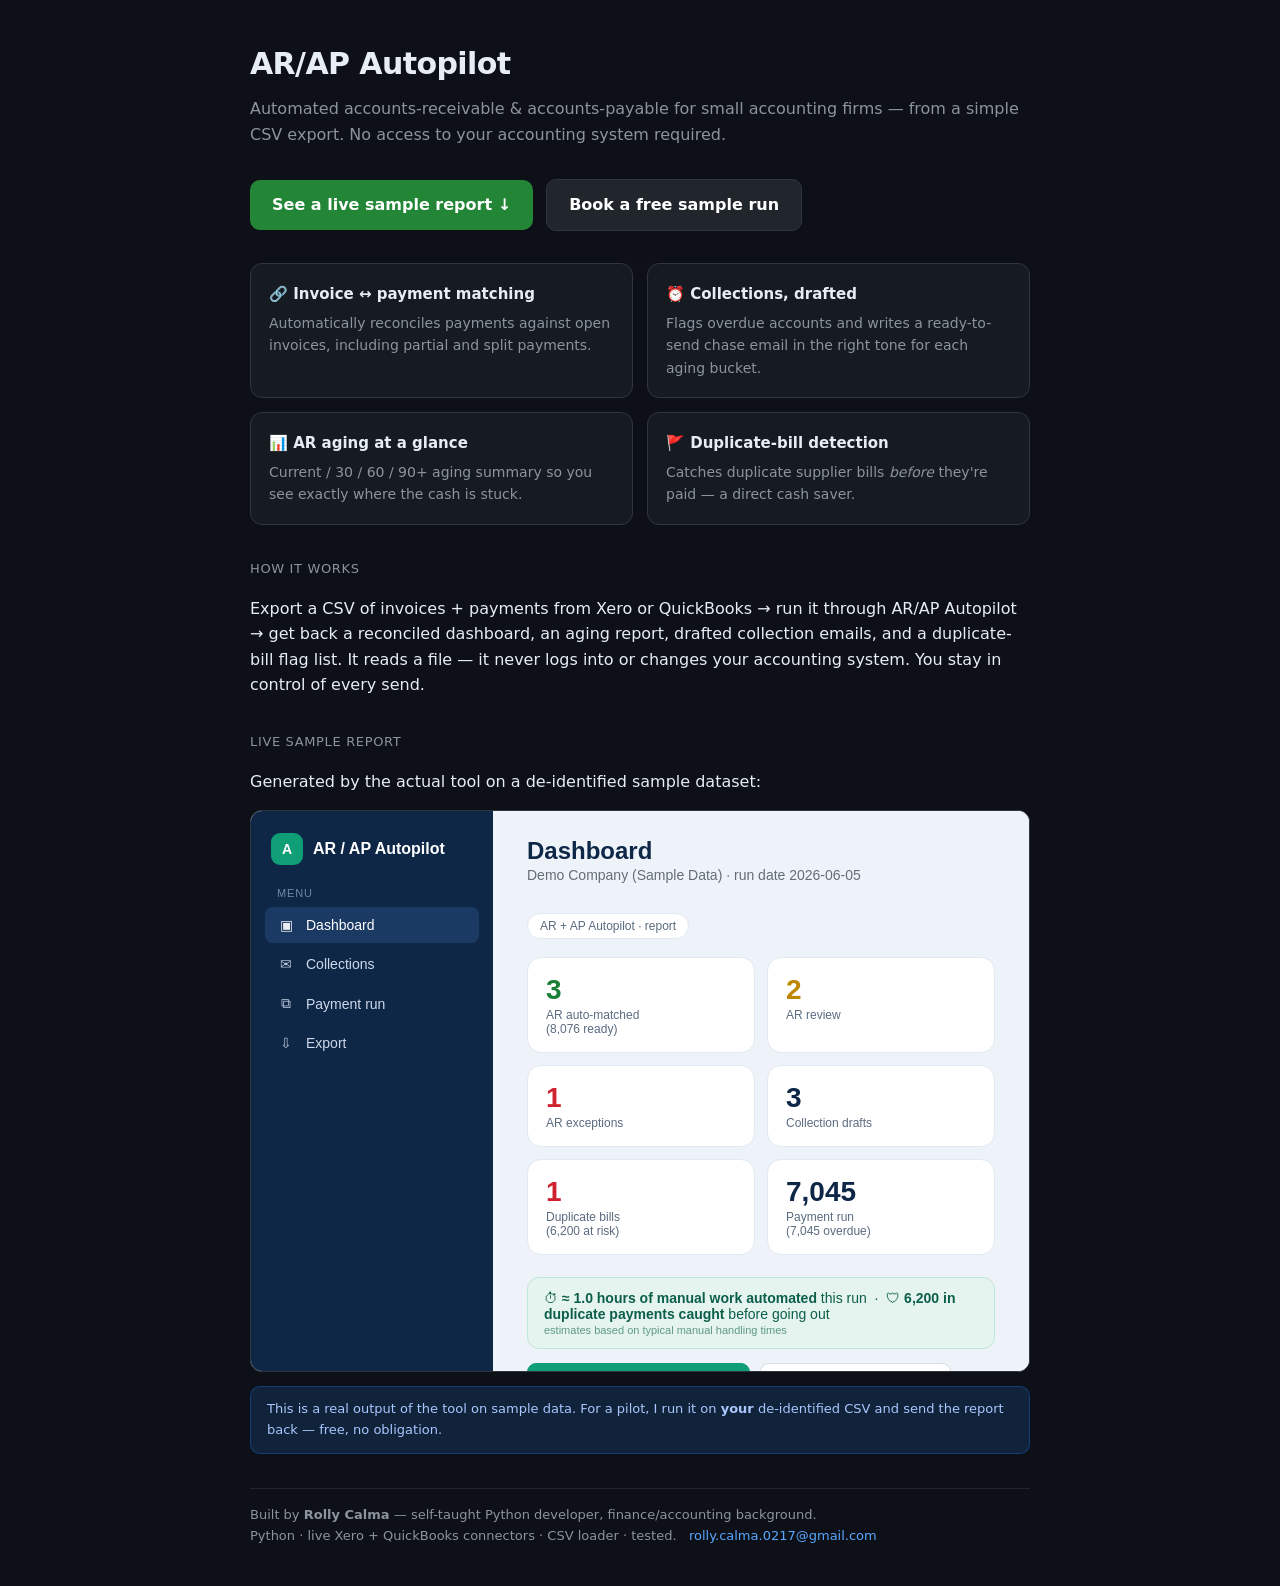
<file: arap-demo/index.html>
<!DOCTYPE html>
<html lang=en><head><meta charset=utf-8>
<meta name=viewport content="width=device-width,initial-scale=1">
<meta http-equiv="Content-Security-Policy" content="default-src 'self'; style-src 'self' 'unsafe-inline'; frame-src 'self'; img-src 'self' data: https:; object-src 'none'; base-uri 'self'; upgrade-insecure-requests">
<meta name=referrer content="strict-origin-when-cross-origin">
<title>AR/AP Autopilot — automated receivables & payables for small firms</title>
<style>
:root{color-scheme:dark}
*{box-sizing:border-box}
body{font-family:'Segoe UI',system-ui,sans-serif;background:#0d1117;color:#e6edf3;margin:0;line-height:1.6}
.wrap{max-width:820px;margin:0 auto;padding:40px 20px}
h1{font-size:30px;margin:0 0 8px;letter-spacing:-.02em}
.tag{color:#8b949e;font-size:16px;margin:0 0 28px}
.cta{display:inline-block;background:#238636;color:#fff;padding:12px 22px;border-radius:10px;font-weight:600;text-decoration:none;margin:4px 8px 4px 0}
.cta:hover{background:#2ea043} .ghost{background:#21262d;border:1px solid #30363d}
.grid{display:grid;grid-template-columns:1fr 1fr;gap:14px;margin:28px 0}
.card{background:#161b22;border:1px solid #30363d;border-radius:12px;padding:18px}
.card h3{margin:0 0 6px;font-size:15px;color:#e6edf3} .card p{margin:0;color:#8b949e;font-size:14px}
.frame{border:1px solid #30363d;border-radius:12px;overflow:hidden;margin-top:14px;background:#fff}
.frame iframe{width:100%;height:560px;border:0;display:block}
.sec{font-size:13px;text-transform:uppercase;letter-spacing:.05em;color:#8b949e;margin:34px 0 4px}
.foot{color:#8b949e;font-size:13px;margin-top:34px;border-top:1px solid #21262d;padding-top:16px}
a{color:#58a6ff;text-decoration:none}
.note{background:#11233a;border:1px solid #1f6feb55;border-radius:10px;padding:12px 16px;font-size:13px;color:#a9c7ff;margin-top:14px}
</style></head><body><div class=wrap>

<h1>AR/AP Autopilot</h1>
<p class=tag>Automated accounts-receivable &amp; accounts-payable for small accounting firms &mdash; from a simple CSV export. No access to your accounting system required.</p>
<a class=cta href="#sample">See a live sample report &darr;</a>
<a class="cta ghost" href="mailto:rolly.calma.0217@gmail.com?subject=AR/AP%20Autopilot%20pilot">Book a free sample run</a>

<div class=grid>
  <div class=card><h3>&#x1F517; Invoice &harr; payment matching</h3><p>Automatically reconciles payments against open invoices, including partial and split payments.</p></div>
  <div class=card><h3>&#x23F0; Collections, drafted</h3><p>Flags overdue accounts and writes a ready-to-send chase email in the right tone for each aging bucket.</p></div>
  <div class=card><h3>&#x1F4CA; AR aging at a glance</h3><p>Current / 30 / 60 / 90+ aging summary so you see exactly where the cash is stuck.</p></div>
  <div class=card><h3>&#x1F6A9; Duplicate-bill detection</h3><p>Catches duplicate supplier bills <em>before</em> they're paid &mdash; a direct cash saver.</p></div>
</div>

<div class=sec>How it works</div>
<p>Export a CSV of invoices + payments from Xero or QuickBooks &rarr; run it through AR/AP Autopilot &rarr;
get back a reconciled dashboard, an aging report, drafted collection emails, and a duplicate-bill flag list.
It reads a file &mdash; it never logs into or changes your accounting system. You stay in control of every send.</p>

<div class=sec id=sample>Live sample report</div>
<p>Generated by the actual tool on a de-identified sample dataset:</p>
<div class=frame><iframe src="report.html" title="AR/AP Autopilot sample report" loading=lazy></iframe></div>
<div class=note>This is a real output of the tool on sample data. For a pilot, I run it on <b>your</b> de-identified CSV and send the report back &mdash; free, no obligation.</div>

<div class=foot>
Built by <b>Rolly Calma</b> &mdash; self-taught Python developer, finance/accounting background.<br>
Python &middot; live Xero + QuickBooks connectors &middot; CSV loader &middot; tested. &nbsp;
<a href="mailto:rolly.calma.0217@gmail.com">rolly.calma.0217@gmail.com</a>
</div>
</div></body></html>
</file>
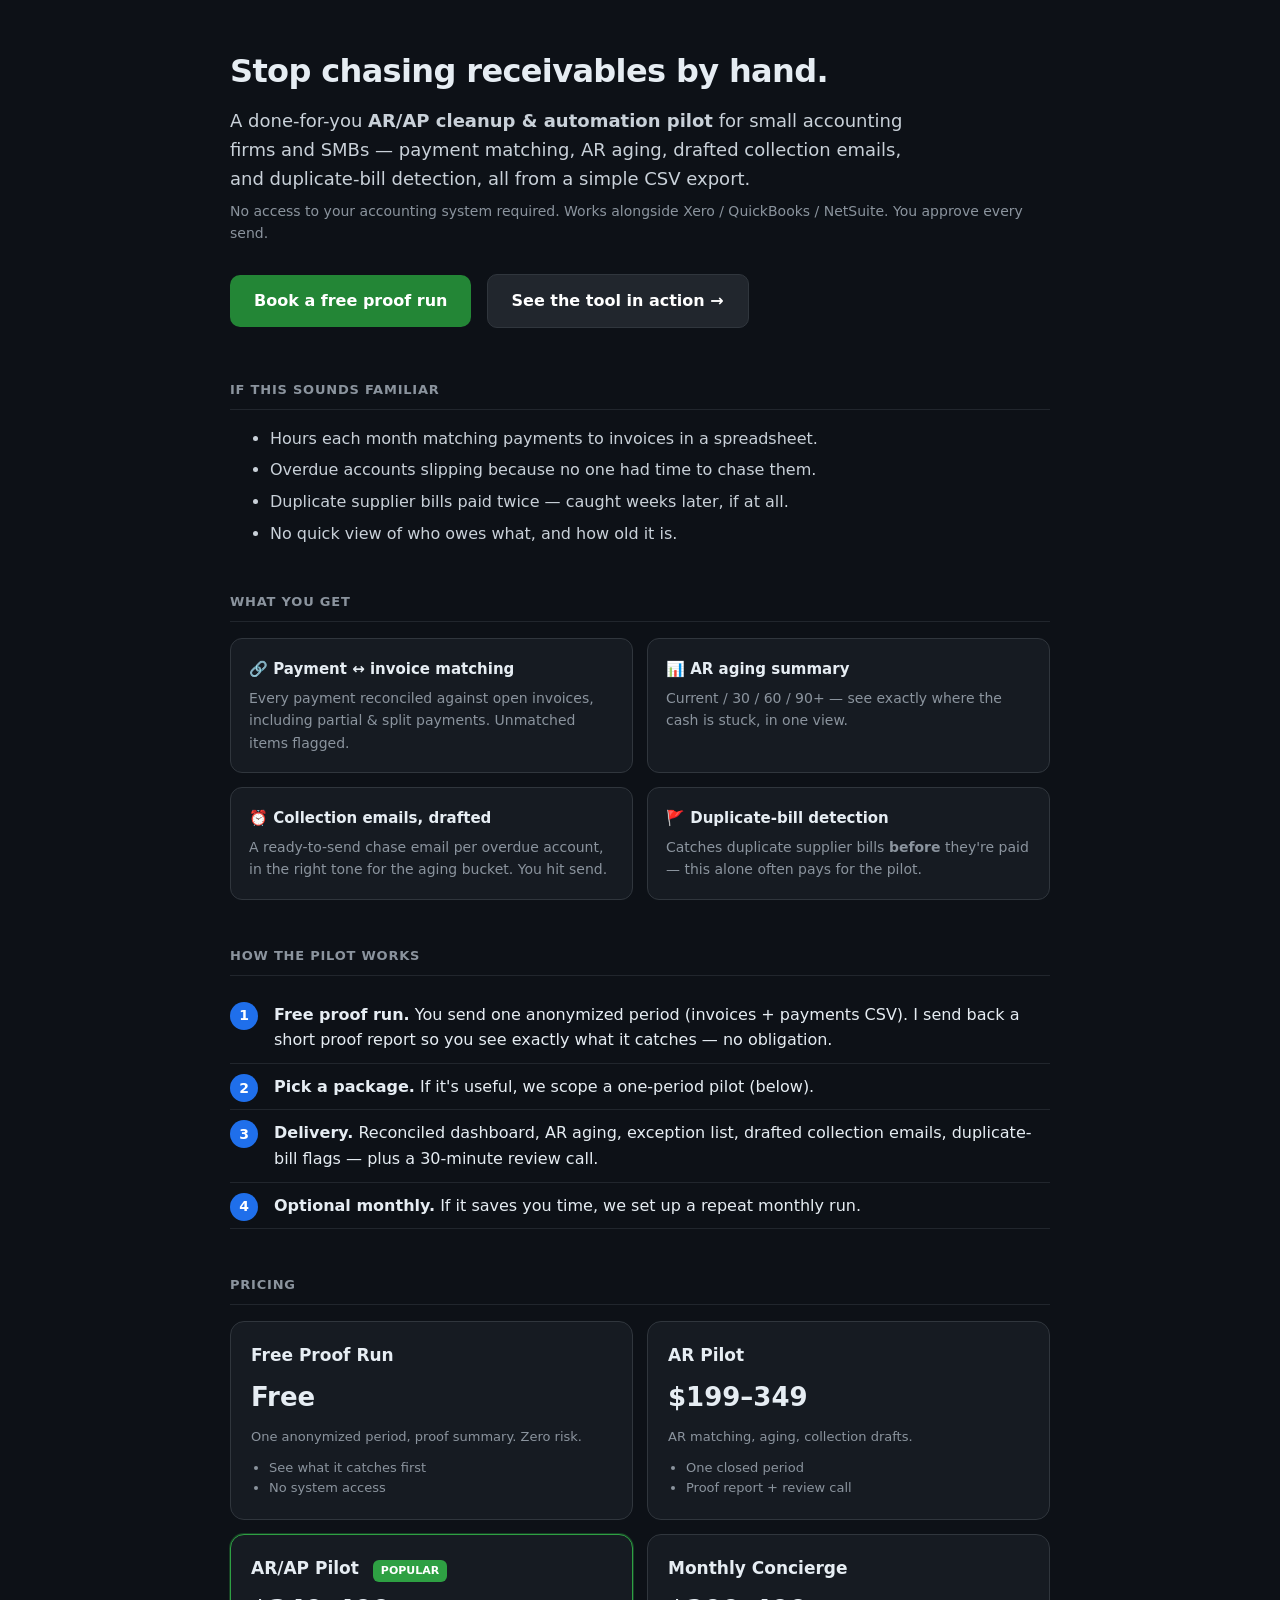
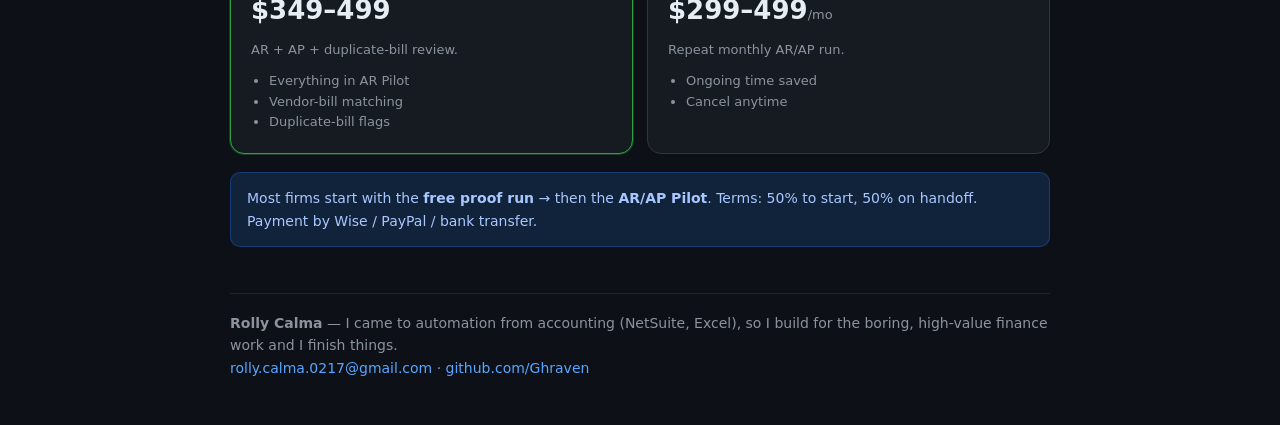
<file: arap/index.html>
<!DOCTYPE html>
<html lang=en><head><meta charset=utf-8>
<meta name=viewport content="width=device-width,initial-scale=1">
<meta http-equiv="Content-Security-Policy" content="default-src 'self'; script-src 'self' 'unsafe-inline'; style-src 'self' 'unsafe-inline'; img-src 'self' data: https:; object-src 'none'; base-uri 'self'; upgrade-insecure-requests">
<meta name=referrer content="strict-origin-when-cross-origin">
<title>AR/AP Autopilot — stop chasing receivables by hand</title>
<link rel="canonical" href="https://rollycalma.com/arap/">
<meta property=og:type content="website">
<meta property=og:url content="https://rollycalma.com/arap/">
<meta property=og:title content="AR/AP Automation - Invoice Matching & Collections | Rolly Calma">
<meta property=og:description content="Done-for-you AR/AP automation for small firms: invoice matching, AR aging, collection drafts, duplicate-bill detection. From a CSV. Fixed-price pilots.">
<meta property=og:image content="https://ghraven.github.io/og-image.jpg">
<meta name=twitter:card content="summary_large_image">
<meta name=twitter:title content="AR/AP Automation - Invoice Matching & Collections | Rolly Calma">
<meta name=twitter:description content="Done-for-you AR/AP automation for small firms: invoice matching, AR aging, collection drafts, duplicate-bill detection. From a CSV. Fixed-price pilots.">
<meta name=twitter:image content="https://ghraven.github.io/og-image.jpg">
<link rel="icon" href="data:image/svg+xml,<svg xmlns=%22http://www.w3.org/2000/svg%22 viewBox=%220 0 100 100%22><rect width=%22100%22 height=%22100%22 rx=%2220%22 fill=%22%23238636%22/><text x=%2250%22 y=%2268%22 font-size=%2250%22 text-anchor=%22middle%22 fill=%22white%22 font-family=%22Segoe UI,sans-serif%22 font-weight=%22700%22>RC</text></svg>">
<meta name=description content="Done-for-you AR/AP automation for small firms: invoice matching, AR aging, collection drafts, duplicate-bill detection. From a CSV. Fixed-price pilots.">
<style>
:root{color-scheme:dark}*{box-sizing:border-box}
body{font-family:'Segoe UI',system-ui,sans-serif;background:#0d1117;color:#e6edf3;margin:0;line-height:1.6}
.wrap{max-width:860px;margin:0 auto;padding:46px 20px}
h1{font-size:32px;margin:0 0 10px;letter-spacing:-.02em}
.lede{color:#c9d1d9;font-size:18px;max-width:680px;margin:0 0 6px}
.sub{color:#8b949e;font-size:14px;margin:0 0 24px}
.cta{display:inline-block;background:#238636;color:#fff;padding:13px 24px;border-radius:10px;font-weight:600;text-decoration:none;margin:6px 10px 6px 0;font-size:16px}
.cta:hover{background:#2ea043}.ghost{background:#21262d;border:1px solid #30363d}
h2.sec{font-size:13px;text-transform:uppercase;letter-spacing:.06em;color:#8b949e;margin:46px 0 16px;border-bottom:1px solid #21262d;padding-bottom:8px}
.pain li{margin:6px 0;color:#c9d1d9}
.grid{display:grid;grid-template-columns:1fr 1fr;gap:14px;margin:8px 0}
.card{background:#161b22;border:1px solid #30363d;border-radius:12px;padding:18px}
.card h3{margin:0 0 6px;font-size:15px}.card p{margin:0;color:#8b949e;font-size:14px}
.steps{counter-reset:s;padding:0;list-style:none}
.steps li{counter-increment:s;position:relative;padding:10px 0 10px 44px;border-bottom:1px solid #21262d}
.steps li::before{content:counter(s);position:absolute;left:0;top:10px;width:28px;height:28px;background:#1f6feb;color:#fff;border-radius:50%;display:grid;place-items:center;font-weight:700;font-size:14px}
.price{display:grid;grid-template-columns:repeat(2,1fr);gap:14px}
.tier{background:#161b22;border:1px solid #30363d;border-radius:14px;padding:20px}
.tier.feat{border-color:#2ea043;box-shadow:0 0 0 1px #2ea04355}
.tier h3{margin:0 0 2px;font-size:17px}.tier .amt{font-size:26px;font-weight:700;margin:8px 0}
.tier .amt small{font-size:13px;color:#8b949e;font-weight:400}
.tier ul{padding-left:18px;margin:10px 0 0;color:#8b949e;font-size:13px}
.badge{display:inline-block;background:#2ea043;color:#fff;font-size:11px;font-weight:700;padding:2px 8px;border-radius:6px;margin-left:8px}
.note{background:#11233a;border:1px solid #1f6feb55;border-radius:10px;padding:14px 16px;font-size:14px;color:#a9c7ff;margin-top:18px}
.foot{color:#8b949e;font-size:14px;margin-top:46px;border-top:1px solid #21262d;padding-top:18px}
a{color:#58a6ff;text-decoration:none}
</style></head><body><div class=wrap>

<h1>Stop chasing receivables by hand.</h1>
<p class=lede>A done-for-you <b>AR/AP cleanup &amp; automation pilot</b> for small accounting firms and SMBs — payment matching, AR aging, drafted collection emails, and duplicate-bill detection, all from a simple CSV export.</p>
<p class=sub>No access to your accounting system required. Works alongside Xero / QuickBooks / NetSuite. You approve every send.</p>
<a class=cta href="mailto:rolly.calma.0217@gmail.com?subject=Free%20AR/AP%20proof%20run">Book a free proof run</a>
<a class="cta ghost" href="../arap-demo/" target=_blank>See the tool in action &rarr;</a>

<h2 class=sec>If this sounds familiar</h2>
<ul class=pain>
  <li>Hours each month matching payments to invoices in a spreadsheet.</li>
  <li>Overdue accounts slipping because no one had time to chase them.</li>
  <li>Duplicate supplier bills paid twice — caught weeks later, if at all.</li>
  <li>No quick view of who owes what, and how old it is.</li>
</ul>

<h2 class=sec>What you get</h2>
<div class=grid>
  <div class=card><h3>&#x1F517; Payment ↔ invoice matching</h3><p>Every payment reconciled against open invoices, including partial &amp; split payments. Unmatched items flagged.</p></div>
  <div class=card><h3>&#x1F4CA; AR aging summary</h3><p>Current / 30 / 60 / 90+ — see exactly where the cash is stuck, in one view.</p></div>
  <div class=card><h3>&#x23F0; Collection emails, drafted</h3><p>A ready-to-send chase email per overdue account, in the right tone for the aging bucket. You hit send.</p></div>
  <div class=card><h3>&#x1F6A9; Duplicate-bill detection</h3><p>Catches duplicate supplier bills <b>before</b> they're paid — this alone often pays for the pilot.</p></div>
</div>

<h2 class=sec>How the pilot works</h2>
<ol class=steps>
  <li><b>Free proof run.</b> You send one anonymized period (invoices + payments CSV). I send back a short proof report so you see exactly what it catches — no obligation.</li>
  <li><b>Pick a package.</b> If it's useful, we scope a one-period pilot (below).</li>
  <li><b>Delivery.</b> Reconciled dashboard, AR aging, exception list, drafted collection emails, duplicate-bill flags — plus a 30-minute review call.</li>
  <li><b>Optional monthly.</b> If it saves you time, we set up a repeat monthly run.</li>
</ol>

<h2 class=sec>Pricing</h2>
<div class=price>
  <div class=tier><h3>Free Proof Run</h3><div class=amt>Free</div>
    <p style="color:#8b949e;font-size:13px;margin:0">One anonymized period, proof summary. Zero risk.</p>
    <ul><li>See what it catches first</li><li>No system access</li></ul></div>
  <div class=tier><h3>AR Pilot</h3><div class=amt>$199–349</div>
    <p style="color:#8b949e;font-size:13px;margin:0">AR matching, aging, collection drafts.</p>
    <ul><li>One closed period</li><li>Proof report + review call</li></ul></div>
  <div class="tier feat"><h3>AR/AP Pilot <span class=badge>POPULAR</span></h3><div class=amt>$349–499</div>
    <p style="color:#8b949e;font-size:13px;margin:0">AR + AP + duplicate-bill review.</p>
    <ul><li>Everything in AR Pilot</li><li>Vendor-bill matching</li><li>Duplicate-bill flags</li></ul></div>
  <div class=tier><h3>Monthly Concierge</h3><div class=amt>$299–499<small>/mo</small></div>
    <p style="color:#8b949e;font-size:13px;margin:0">Repeat monthly AR/AP run.</p>
    <ul><li>Ongoing time saved</li><li>Cancel anytime</li></ul></div>
</div>
<div class=note>Most firms start with the <b>free proof run</b> → then the <b>AR/AP Pilot</b>. Terms: 50% to start, 50% on handoff. Payment by Wise / PayPal / bank transfer.</div>

<div class=foot>
<b>Rolly Calma</b> — I came to automation from accounting (NetSuite, Excel), so I build for the boring, high-value finance work and I finish things.<br>
<a href="mailto:rolly.calma.0217@gmail.com">rolly.calma.0217@gmail.com</a> · <a href="https://github.com/Ghraven" target=_blank>github.com/Ghraven</a>
</div>
</div><script type="application/ld+json">
{"@context":"https://schema.org","@type":"Service","serviceType":"AR/AP automation","name":"AR/AP Automation Service","description":"Automates accounts receivable and payable: invoice-to-payment matching, AR aging, collection-email drafting, vendor-bill matching, and duplicate-bill detection. Works with CSV exports, Xero, and QuickBooks.","provider":{"@type":"Person","name":"Rolly Calma","url":"https://rollycalma.com/"},"areaServed":"Worldwide (remote)","audience":{"@type":"Audience","audienceType":"Small businesses and accounting firms"},"url":"https://rollycalma.com/arap/"}
</script>
<script type="application/ld+json">
{"@context":"https://schema.org","@type":"FAQPage","mainEntity":[{"@type":"Question","name":"What does an AR/AP automation service do?","acceptedAnswer":{"@type":"Answer","text":"It automates repetitive accounts-receivable and accounts-payable work: matching payments to invoices, generating AR aging reports, drafting collection emails, matching vendor bills, and flagging duplicate bills."}},{"@type":"Question","name":"Do I need Xero or QuickBooks to use it?","acceptedAnswer":{"@type":"Answer","text":"No. It has live Xero and QuickBooks connectors but also runs on plain CSV exports, so you can start a low-risk pilot without connecting any live account."}},{"@type":"Question","name":"How much does an AR/AP automation pilot cost?","acceptedAnswer":{"@type":"Answer","text":"Pilots are fixed-price, typically starting around USD 199 for a scoped concierge run, so you can validate results on your own data first."}}]}
</script>
</body></html>
</file>
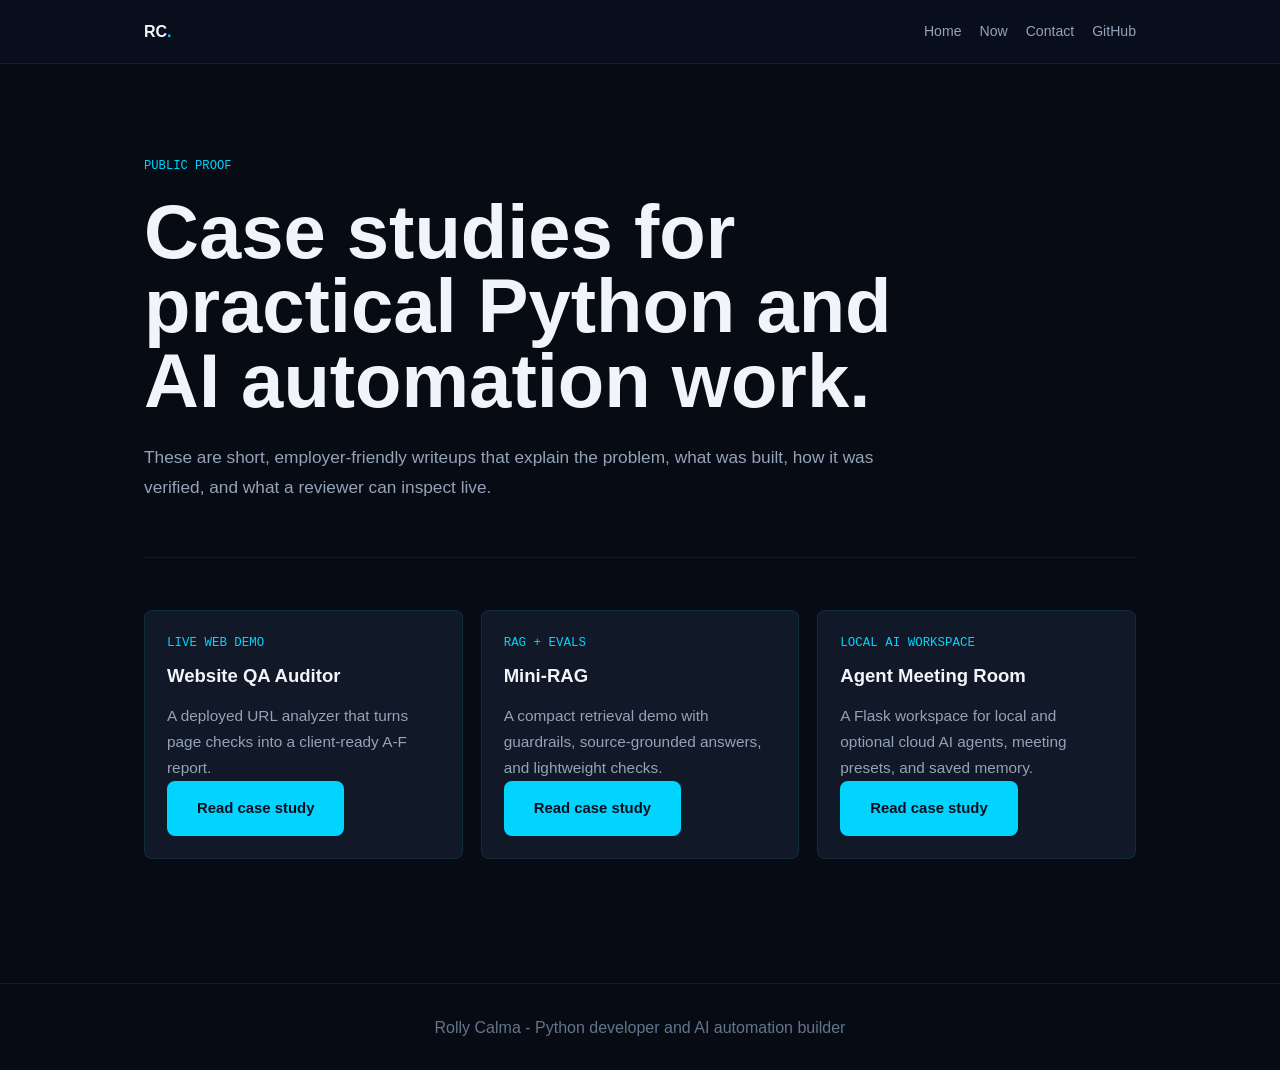
<file: case-studies/index.html>
<!DOCTYPE html>
<html lang="en" data-theme="dark">
<head>
  <meta charset="UTF-8" />
  <meta name="viewport" content="width=device-width, initial-scale=1.0" />
  <meta http-equiv="Content-Security-Policy" content="default-src 'self'; script-src 'self' 'unsafe-inline'; style-src 'self' 'unsafe-inline' https://fonts.googleapis.com; font-src https://fonts.gstatic.com data:; img-src 'self' data: https:; object-src 'none'; base-uri 'self'; frame-src 'self'; form-action 'self'; upgrade-insecure-requests">
  <meta name="referrer" content="strict-origin-when-cross-origin">
  <title>Case Studies - Rolly Calma</title>
  <meta name="description" content="Short case studies for Rolly Calma's Python, AI automation, website QA, and multi-agent tooling work." />
  <link rel="canonical" href="https://rollycalma.com/case-studies/">
  <meta property="og:type" content="website" />
  <meta property="og:url" content="https://rollycalma.com/case-studies/" />
  <meta property="og:title" content="Case Studies - Rolly Calma" />
  <meta property="og:description" content="Short proof pages for Rolly Calma's Python, AI automation, website QA, RAG, and multi-agent tooling work." />
  <meta property="og:image" content="https://rollycalma.com/og-image.jpg" />
  <meta name="twitter:card" content="summary_large_image" />
  <meta name="twitter:title" content="Case Studies - Rolly Calma" />
  <meta name="twitter:description" content="Short proof pages for Python, AI automation, website QA, RAG, and multi-agent tooling work." />
  <meta name="twitter:image" content="https://rollycalma.com/og-image.jpg" />
  <script type="application/ld+json">{"@context":"https://schema.org","@type":"CollectionPage","name":"Case Studies - Rolly Calma","url":"https://rollycalma.com/case-studies/","description":"Short proof pages for Rolly Calma's Python, AI automation, website QA, RAG, and multi-agent tooling work.","isPartOf":{"@type":"WebSite","name":"Rolly Calma","url":"https://rollycalma.com/"},"hasPart":[{"@type":"CreativeWork","name":"Website QA Auditor Case Study","url":"https://rollycalma.com/case-studies/website-qa-auditor/"},{"@type":"CreativeWork","name":"Mini-RAG Case Study","url":"https://rollycalma.com/case-studies/mini-rag/"},{"@type":"CreativeWork","name":"Agent Meeting Room Case Study","url":"https://rollycalma.com/case-studies/agent-meeting-room/"}]}</script>
  <link rel="preconnect" href="https://fonts.googleapis.com" />
  <link rel="preconnect" href="https://fonts.gstatic.com" crossorigin />
  <link href="https://fonts.googleapis.com/css2?family=Syne:wght@400;600;700;800&family=JetBrains+Mono:wght@400;500;600&family=Outfit:wght@300;400;500;600&display=swap" rel="stylesheet" />
  <link rel="stylesheet" href="/style.css" />
  <link rel="stylesheet" href="/page.css" />
</head>
<body class="proof-page">
  <nav class="page-nav">
    <div class="page-nav-inner">
      <a class="page-nav-brand" href="/">RC<span class="accent">.</span></a>
      <div class="page-nav-links">
        <a href="/">Home</a>
        <a href="/now/">Now</a>
        <a href="/contact/">Contact</a>
        <a href="https://github.com/Ghraven" target="_blank" rel="noopener">GitHub</a>
      </div>
    </div>
  </nav>

  <main class="page-shell">
    <span class="page-kicker">Public proof</span>
    <h1 class="page-title">Case studies for practical Python and AI automation work.</h1>
    <p class="page-lede">These are short, employer-friendly writeups that explain the problem, what was built, how it was verified, and what a reviewer can inspect live.</p>

    <section class="proof-band">
      <div class="proof-grid">
        <article class="proof-card">
          <span class="proof-metric">LIVE WEB DEMO</span>
          <h2>Website QA Auditor</h2>
          <p>A deployed URL analyzer that turns page checks into a client-ready A-F report.</p>
          <a class="btn btn-primary" href="/case-studies/website-qa-auditor/">Read case study</a>
        </article>
        <article class="proof-card">
          <span class="proof-metric">RAG + EVALS</span>
          <h2>Mini-RAG</h2>
          <p>A compact retrieval demo with guardrails, source-grounded answers, and lightweight checks.</p>
          <a class="btn btn-primary" href="/case-studies/mini-rag/">Read case study</a>
        </article>
        <article class="proof-card">
          <span class="proof-metric">LOCAL AI WORKSPACE</span>
          <h2>Agent Meeting Room</h2>
          <p>A Flask workspace for local and optional cloud AI agents, meeting presets, and saved memory.</p>
          <a class="btn btn-primary" href="/case-studies/agent-meeting-room/">Read case study</a>
        </article>
      </div>
    </section>
  </main>

  <footer class="page-footer">Rolly Calma - Python developer and AI automation builder</footer>
</body>
</html>
</file>
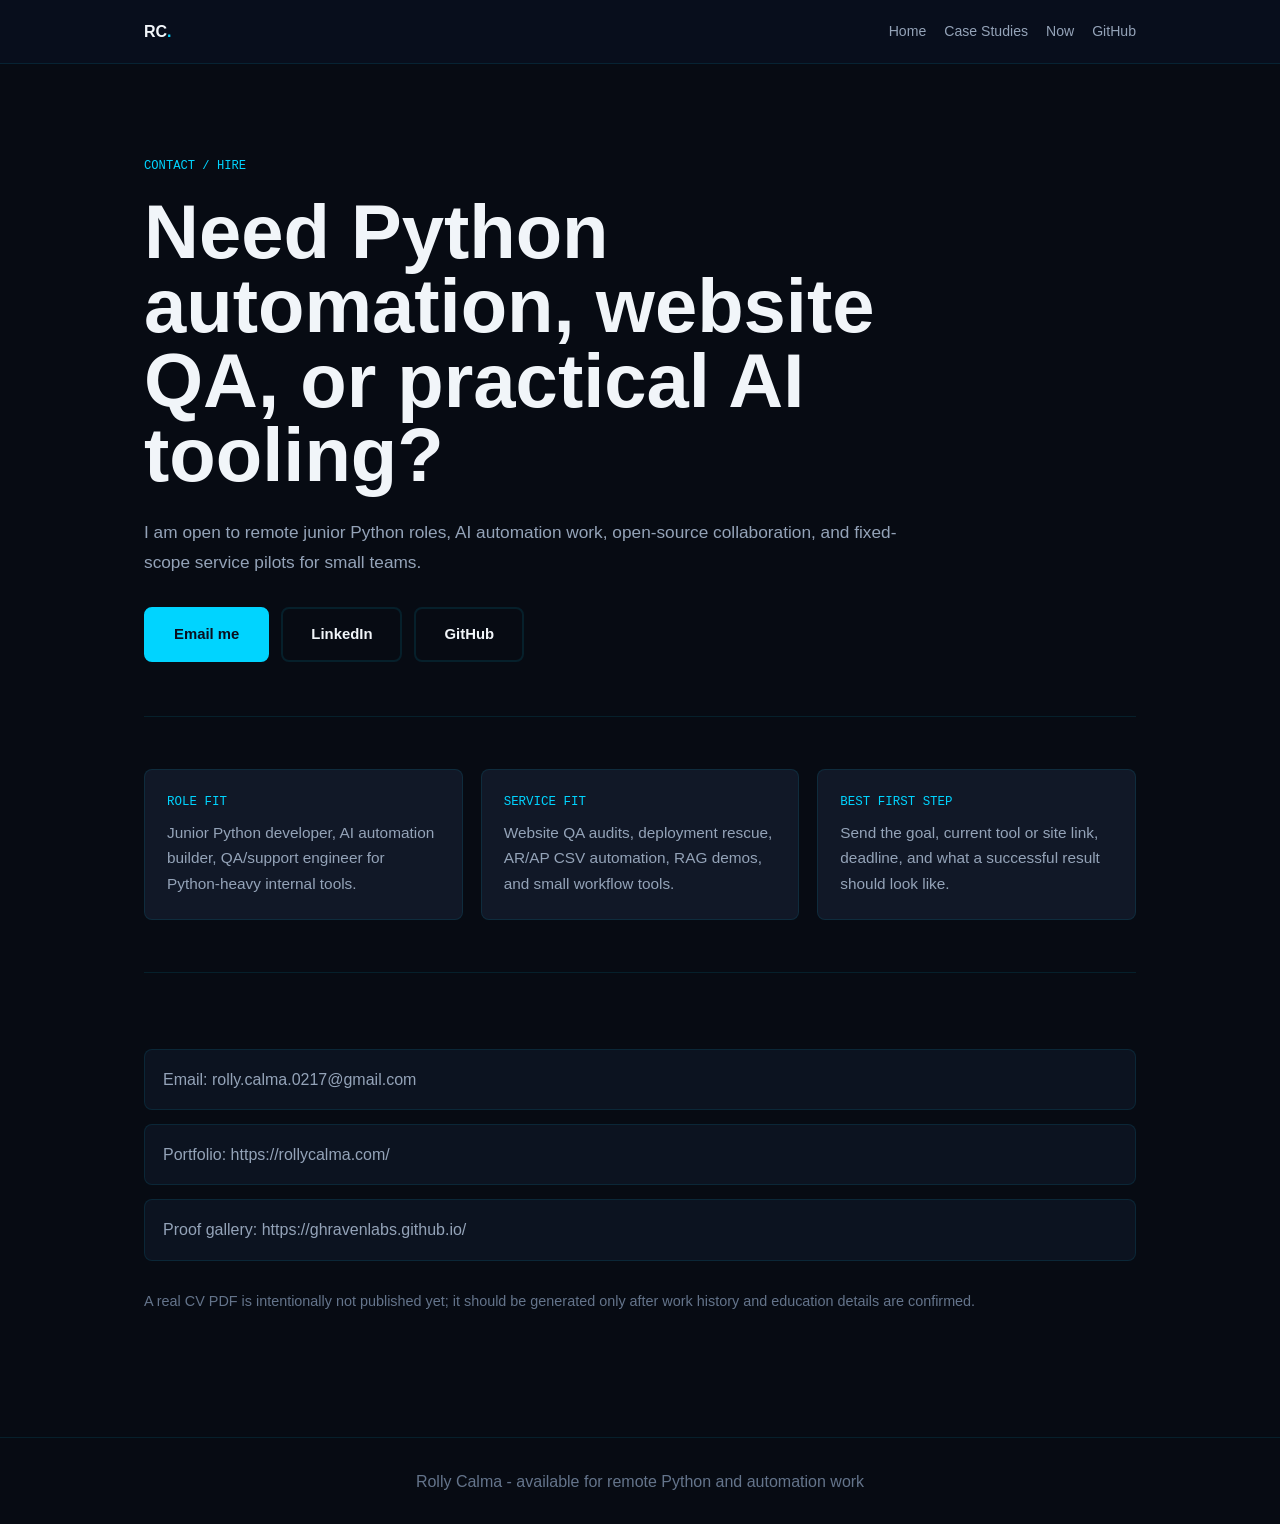
<file: contact/index.html>
<!DOCTYPE html>
<html lang="en" data-theme="dark">
<head>
  <meta charset="UTF-8" />
  <meta name="viewport" content="width=device-width, initial-scale=1.0" />
  <meta http-equiv="Content-Security-Policy" content="default-src 'self'; script-src 'self' 'unsafe-inline'; style-src 'self' 'unsafe-inline' https://fonts.googleapis.com; font-src https://fonts.gstatic.com data:; img-src 'self' data: https:; object-src 'none'; base-uri 'self'; frame-src 'self'; form-action 'self'; upgrade-insecure-requests">
  <meta name="referrer" content="strict-origin-when-cross-origin">
  <title>Contact Rolly Calma</title>
  <meta name="description" content="Contact Rolly Calma for junior Python roles, AI automation work, website QA, and finance automation pilots." />
  <link rel="canonical" href="https://rollycalma.com/contact/">
  <meta property="og:type" content="website" />
  <meta property="og:url" content="https://rollycalma.com/contact/" />
  <meta property="og:title" content="Contact Rolly Calma" />
  <meta property="og:description" content="Contact Rolly Calma for junior Python roles, AI automation work, website QA, and finance automation pilots." />
  <meta property="og:image" content="https://rollycalma.com/og-image.jpg" />
  <meta name="twitter:card" content="summary_large_image" />
  <meta name="twitter:title" content="Contact Rolly Calma" />
  <meta name="twitter:description" content="Contact for Python roles, AI automation, website QA, and finance automation pilots." />
  <meta name="twitter:image" content="https://rollycalma.com/og-image.jpg" />
  <script type="application/ld+json">{"@context":"https://schema.org","@type":"ContactPage","name":"Contact Rolly Calma","url":"https://rollycalma.com/contact/","description":"Contact page for Rolly Calma, a Python developer and AI automation builder.","mainEntity":{"@type":"Person","name":"Rolly Calma","email":"rolly.calma.0217@gmail.com","url":"https://rollycalma.com/","sameAs":["https://github.com/Ghraven","https://github.com/GhravenLabs","https://www.linkedin.com/in/rollycalma/"]}}</script>
  <link rel="preconnect" href="https://fonts.googleapis.com" />
  <link rel="preconnect" href="https://fonts.gstatic.com" crossorigin />
  <link href="https://fonts.googleapis.com/css2?family=Syne:wght@400;600;700;800&family=JetBrains+Mono:wght@400;500;600&family=Outfit:wght@300;400;500;600&display=swap" rel="stylesheet" />
  <link rel="stylesheet" href="/style.css" />
  <link rel="stylesheet" href="/page.css" />
</head>
<body class="proof-page">
  <nav class="page-nav">
    <div class="page-nav-inner">
      <a class="page-nav-brand" href="/">RC<span class="accent">.</span></a>
      <div class="page-nav-links">
        <a href="/">Home</a>
        <a href="/case-studies/">Case Studies</a>
        <a href="/now/">Now</a>
        <a href="https://github.com/Ghraven" target="_blank" rel="noopener">GitHub</a>
      </div>
    </div>
  </nav>

  <main class="page-shell">
    <span class="page-kicker">Contact / Hire</span>
    <h1 class="page-title">Need Python automation, website QA, or practical AI tooling?</h1>
    <p class="page-lede">I am open to remote junior Python roles, AI automation work, open-source collaboration, and fixed-scope service pilots for small teams.</p>
    <div class="page-actions">
      <a class="btn btn-primary" href="mailto:rolly.calma.0217@gmail.com?subject=Project%20or%20role%20inquiry">Email me</a>
      <a class="btn btn-secondary" href="https://www.linkedin.com/in/rollycalma/" target="_blank" rel="noopener">LinkedIn</a>
      <a class="btn btn-secondary" href="https://github.com/Ghraven" target="_blank" rel="noopener">GitHub</a>
    </div>

    <section class="proof-band">
      <div class="proof-grid">
        <article class="proof-card"><span class="proof-metric">ROLE FIT</span><p>Junior Python developer, AI automation builder, QA/support engineer for Python-heavy internal tools.</p></article>
        <article class="proof-card"><span class="proof-metric">SERVICE FIT</span><p>Website QA audits, deployment rescue, AR/AP CSV automation, RAG demos, and small workflow tools.</p></article>
        <article class="proof-card"><span class="proof-metric">BEST FIRST STEP</span><p>Send the goal, current tool or site link, deadline, and what a successful result should look like.</p></article>
      </div>
    </section>

    <section class="proof-band">
      <ul class="proof-list">
        <li>Email: <a href="mailto:rolly.calma.0217@gmail.com">rolly.calma.0217@gmail.com</a></li>
        <li>Portfolio: <a href="https://rollycalma.com/">https://rollycalma.com/</a></li>
        <li>Proof gallery: <a href="https://ghravenlabs.github.io/" target="_blank" rel="noopener">https://ghravenlabs.github.io/</a></li>
      </ul>
      <p class="proof-note">A real CV PDF is intentionally not published yet; it should be generated only after work history and education details are confirmed.</p>
    </section>
  </main>

  <footer class="page-footer">Rolly Calma - available for remote Python and automation work</footer>
</body>
</html>
</file>
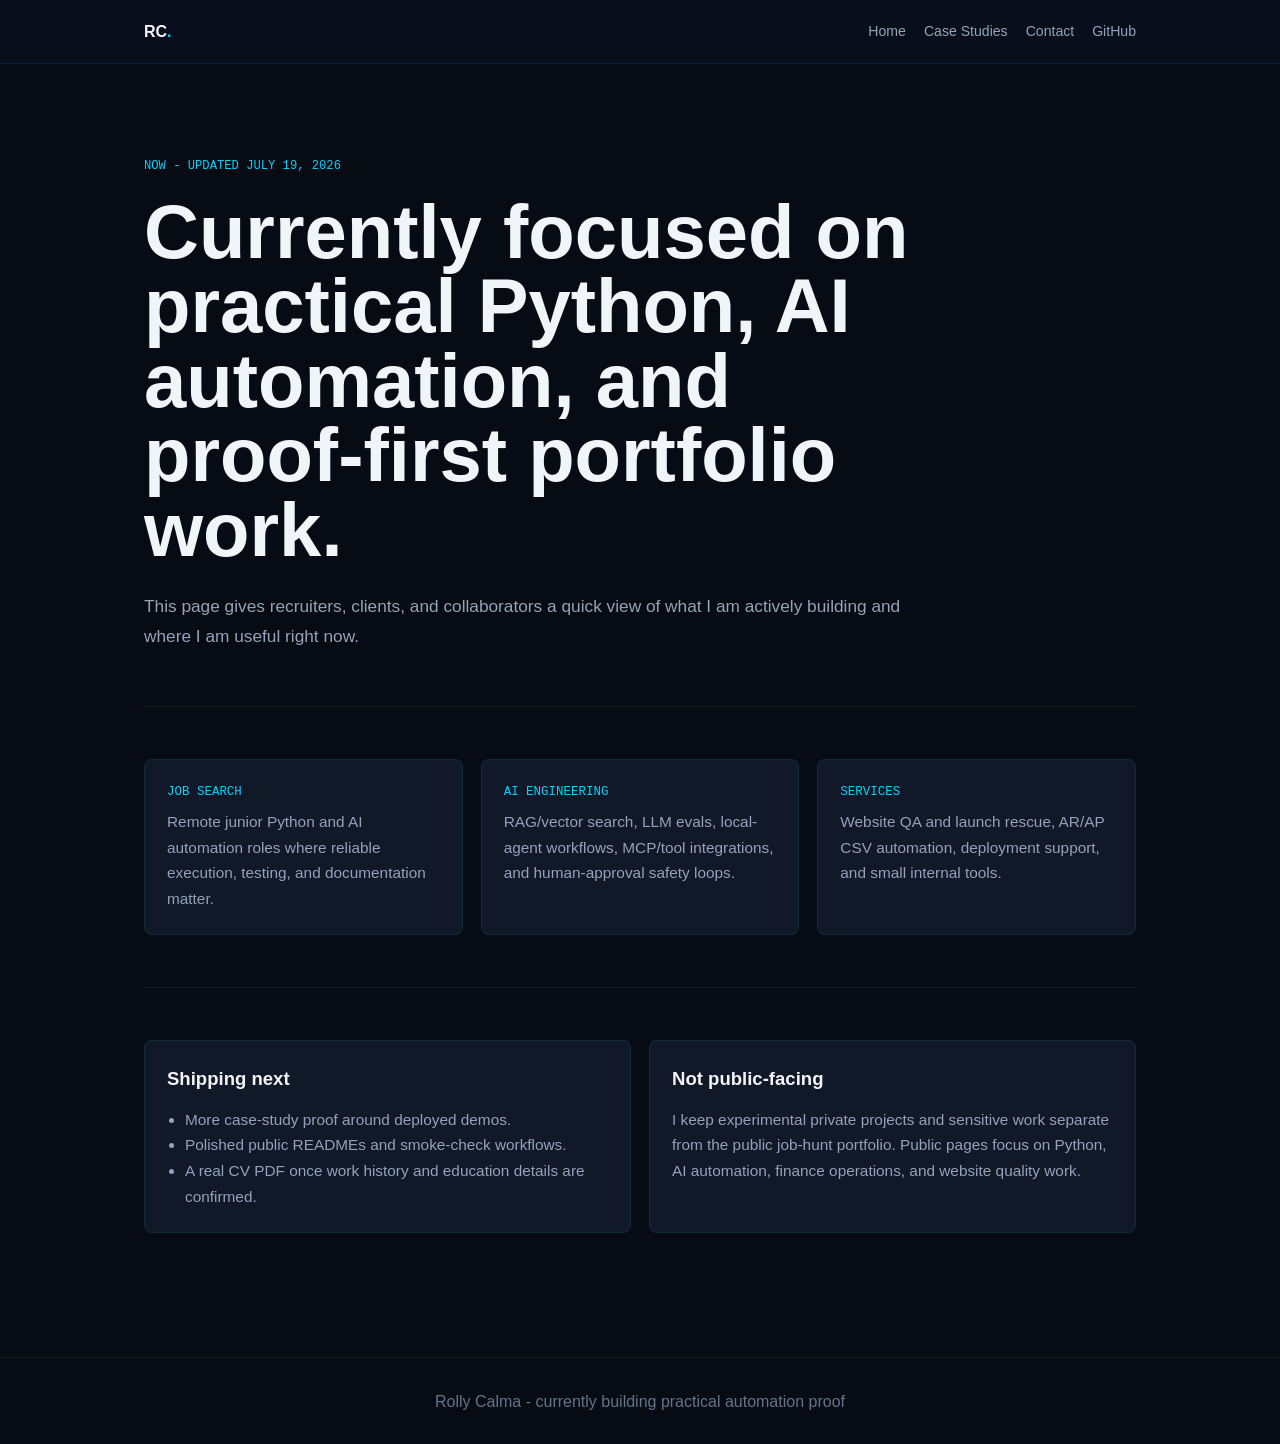
<file: now/index.html>
<!DOCTYPE html>
<html lang="en" data-theme="dark">
<head>
  <meta charset="UTF-8" />
  <meta name="viewport" content="width=device-width, initial-scale=1.0" />
  <meta http-equiv="Content-Security-Policy" content="default-src 'self'; script-src 'self' 'unsafe-inline'; style-src 'self' 'unsafe-inline' https://fonts.googleapis.com; font-src https://fonts.gstatic.com data:; img-src 'self' data: https:; object-src 'none'; base-uri 'self'; frame-src 'self'; form-action 'self'; upgrade-insecure-requests">
  <meta name="referrer" content="strict-origin-when-cross-origin">
  <title>Now - Rolly Calma</title>
  <meta name="description" content="What Rolly Calma is focused on now: Python, AI automation, RAG, website QA, and open-source proof work." />
  <link rel="canonical" href="https://rollycalma.com/now/">
  <meta property="og:type" content="website" />
  <meta property="og:url" content="https://rollycalma.com/now/" />
  <meta property="og:title" content="Now - Rolly Calma" />
  <meta property="og:description" content="Current focus: Python, AI automation, RAG, website QA, services, and public proof work." />
  <meta property="og:image" content="https://rollycalma.com/og-image.jpg" />
  <meta name="twitter:card" content="summary_large_image" />
  <meta name="twitter:title" content="Now - Rolly Calma" />
  <meta name="twitter:description" content="Current focus: Python, AI automation, RAG, website QA, and public proof work." />
  <meta name="twitter:image" content="https://rollycalma.com/og-image.jpg" />
  <script type="application/ld+json">{"@context":"https://schema.org","@type":"ProfilePage","name":"Now - Rolly Calma","url":"https://rollycalma.com/now/","dateModified":"2026-07-23","description":"Current focus page for Rolly Calma: Python, AI automation, RAG, website QA, services, and public proof work.","mainEntity":{"@type":"Person","name":"Rolly Calma","jobTitle":"Python Developer","url":"https://rollycalma.com/","knowsAbout":["Python","AI automation","RAG","LLM evals","Website QA","Finance automation","Open-source contribution"]}}</script>
  <link rel="preconnect" href="https://fonts.googleapis.com" />
  <link rel="preconnect" href="https://fonts.gstatic.com" crossorigin />
  <link href="https://fonts.googleapis.com/css2?family=Syne:wght@400;600;700;800&family=JetBrains+Mono:wght@400;500;600&family=Outfit:wght@300;400;500;600&display=swap" rel="stylesheet" />
  <link rel="stylesheet" href="/style.css" />
  <link rel="stylesheet" href="/page.css" />
</head>
<body class="proof-page">
  <nav class="page-nav">
    <div class="page-nav-inner">
      <a class="page-nav-brand" href="/">RC<span class="accent">.</span></a>
      <div class="page-nav-links">
        <a href="/">Home</a>
        <a href="/case-studies/">Case Studies</a>
        <a href="/contact/">Contact</a>
        <a href="https://github.com/Ghraven" target="_blank" rel="noopener">GitHub</a>
      </div>
    </div>
  </nav>

  <main class="page-shell">
    <span class="page-kicker">Now - updated July 19, 2026</span>
    <h1 class="page-title">Currently focused on practical Python, AI automation, and proof-first portfolio work.</h1>
    <p class="page-lede">This page gives recruiters, clients, and collaborators a quick view of what I am actively building and where I am useful right now.</p>

    <section class="proof-band">
      <div class="proof-grid">
        <article class="proof-card"><span class="proof-metric">JOB SEARCH</span><p>Remote junior Python and AI automation roles where reliable execution, testing, and documentation matter.</p></article>
        <article class="proof-card"><span class="proof-metric">AI ENGINEERING</span><p>RAG/vector search, LLM evals, local-agent workflows, MCP/tool integrations, and human-approval safety loops.</p></article>
        <article class="proof-card"><span class="proof-metric">SERVICES</span><p>Website QA and launch rescue, AR/AP CSV automation, deployment support, and small internal tools.</p></article>
      </div>
    </section>

    <section class="proof-band">
      <div class="proof-grid two">
        <article class="proof-card">
          <h2>Shipping next</h2>
          <ul>
            <li>More case-study proof around deployed demos.</li>
            <li>Polished public READMEs and smoke-check workflows.</li>
            <li>A real CV PDF once work history and education details are confirmed.</li>
          </ul>
        </article>
        <article class="proof-card">
          <h2>Not public-facing</h2>
          <p>I keep experimental private projects and sensitive work separate from the public job-hunt portfolio. Public pages focus on Python, AI automation, finance operations, and website quality work.</p>
        </article>
      </div>
    </section>
  </main>

  <footer class="page-footer">Rolly Calma - currently building practical automation proof</footer>
</body>
</html>
</file>
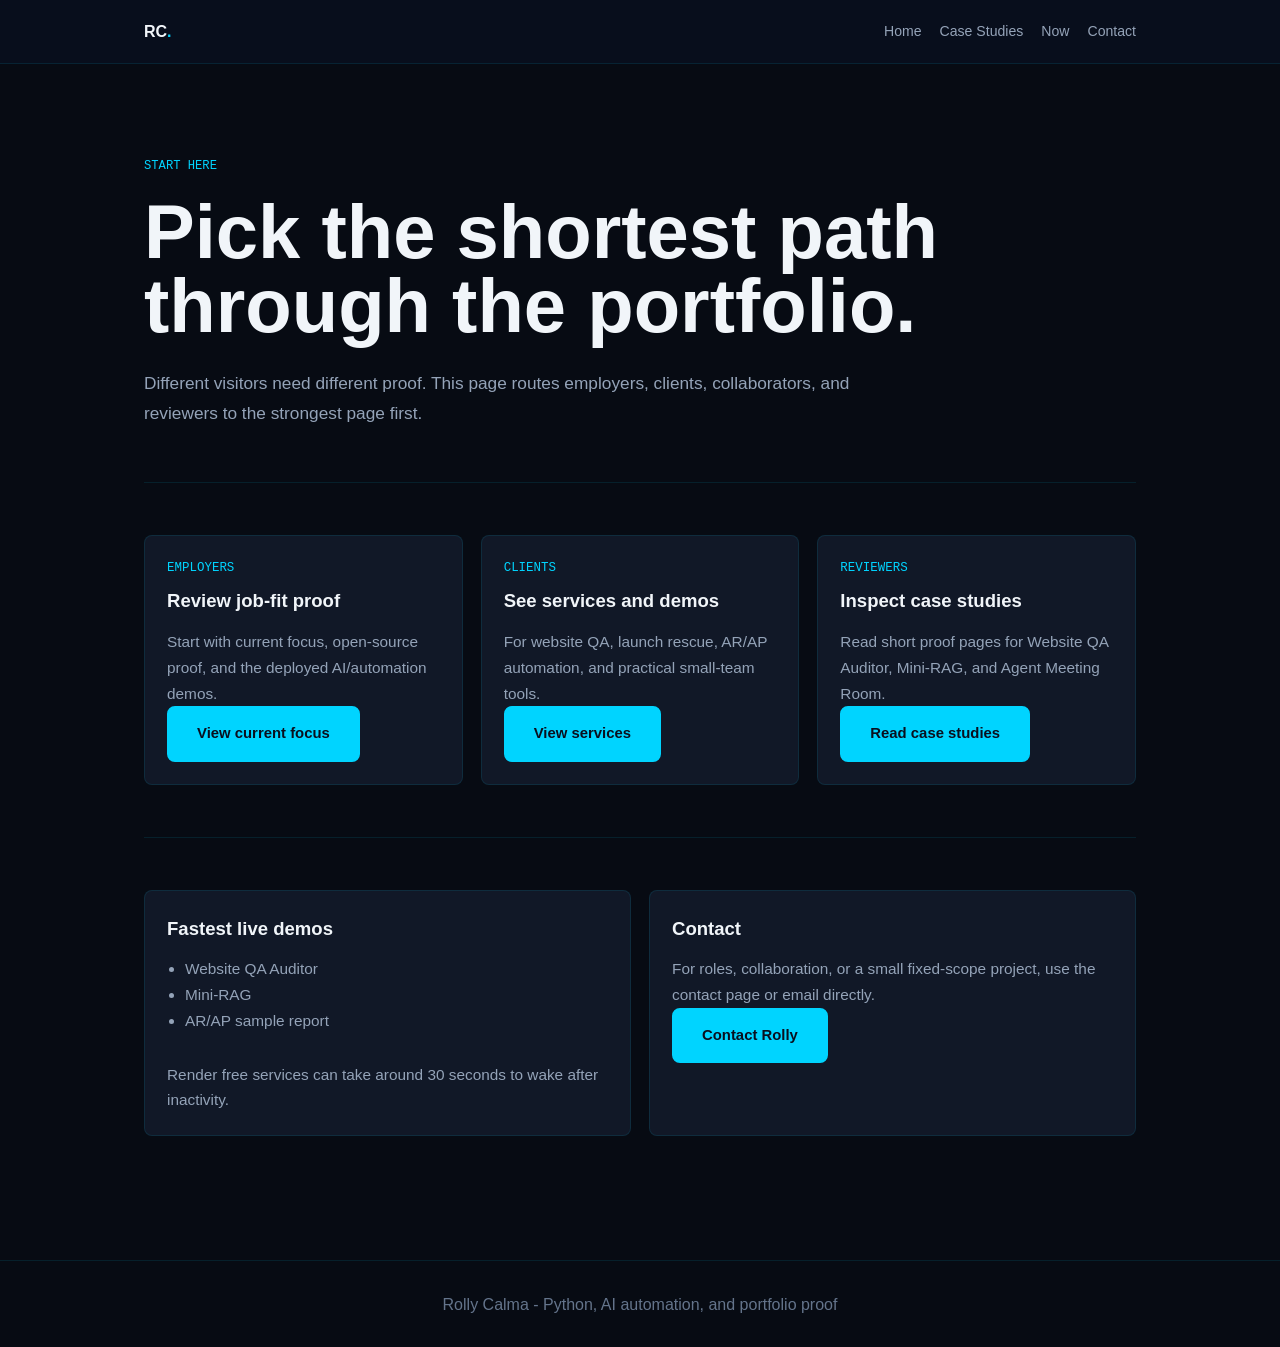
<file: start/index.html>
<!DOCTYPE html>
<html lang="en" data-theme="dark">
<head>
  <meta charset="UTF-8" />
  <meta name="viewport" content="width=device-width, initial-scale=1.0" />
  <meta http-equiv="Content-Security-Policy" content="default-src 'self'; script-src 'self' 'unsafe-inline'; style-src 'self' 'unsafe-inline' https://fonts.googleapis.com; font-src https://fonts.gstatic.com data:; img-src 'self' data: https:; object-src 'none'; base-uri 'self'; frame-src 'self'; form-action 'self'; upgrade-insecure-requests">
  <meta name="referrer" content="strict-origin-when-cross-origin">
  <title>Start Here - Rolly Calma</title>
  <meta name="description" content="Start here if you are reviewing Rolly Calma for Python roles, AI automation work, website QA help, or open-source collaboration." />
  <link rel="canonical" href="https://rollycalma.com/start/">
  <meta property="og:type" content="website" />
  <meta property="og:url" content="https://rollycalma.com/start/" />
  <meta property="og:title" content="Start Here - Rolly Calma" />
  <meta property="og:description" content="Choose the fastest path through Rolly Calma's portfolio: employer proof, service proof, open-source proof, or contact." />
  <meta property="og:image" content="https://rollycalma.com/og-image.jpg" />
  <meta name="twitter:card" content="summary_large_image" />
  <meta name="twitter:title" content="Start Here - Rolly Calma" />
  <meta name="twitter:description" content="Choose the fastest path through Rolly Calma's Python and AI automation portfolio." />
  <meta name="twitter:image" content="https://rollycalma.com/og-image.jpg" />
  <script type="application/ld+json">{"@context":"https://schema.org","@type":"WebPage","name":"Start Here - Rolly Calma","url":"https://rollycalma.com/start/","description":"A routing page for employers, clients, and open-source reviewers evaluating Rolly Calma's Python and AI automation work.","isPartOf":{"@type":"WebSite","name":"Rolly Calma","url":"https://rollycalma.com/"},"about":{"@type":"Person","name":"Rolly Calma","url":"https://rollycalma.com/","sameAs":["https://github.com/Ghraven","https://github.com/GhravenLabs","https://www.linkedin.com/in/rollycalma/"]}}</script>
  <script type="application/ld+json">{"@context":"https://schema.org","@type":"BreadcrumbList","itemListElement":[{"@type":"ListItem","position":1,"name":"Home","item":"https://rollycalma.com/"},{"@type":"ListItem","position":2,"name":"Start","item":"https://rollycalma.com/start/"}]}</script>
  <link rel="preconnect" href="https://fonts.googleapis.com" />
  <link rel="preconnect" href="https://fonts.gstatic.com" crossorigin />
  <link href="https://fonts.googleapis.com/css2?family=Syne:wght@400;600;700;800&family=JetBrains+Mono:wght@400;500;600&family=Outfit:wght@300;400;500;600&display=swap" rel="stylesheet" />
  <link rel="stylesheet" href="/style.css" />
  <link rel="stylesheet" href="/page.css" />
</head>
<body class="proof-page">
  <nav class="page-nav">
    <div class="page-nav-inner">
      <a class="page-nav-brand" href="/">RC<span class="accent">.</span></a>
      <div class="page-nav-links">
        <a href="/">Home</a>
        <a href="/case-studies/">Case Studies</a>
        <a href="/now/">Now</a>
        <a href="/contact/">Contact</a>
      </div>
    </div>
  </nav>

  <main class="page-shell">
    <span class="page-kicker">Start here</span>
    <h1 class="page-title">Pick the shortest path through the portfolio.</h1>
    <p class="page-lede">Different visitors need different proof. This page routes employers, clients, collaborators, and reviewers to the strongest page first.</p>

    <section class="proof-band">
      <div class="proof-grid">
        <article class="proof-card">
          <span class="proof-metric">EMPLOYERS</span>
          <h2>Review job-fit proof</h2>
          <p>Start with current focus, open-source proof, and the deployed AI/automation demos.</p>
          <a class="btn btn-primary" href="/now/">View current focus</a>
        </article>
        <article class="proof-card">
          <span class="proof-metric">CLIENTS</span>
          <h2>See services and demos</h2>
          <p>For website QA, launch rescue, AR/AP automation, and practical small-team tools.</p>
          <a class="btn btn-primary" href="/#services">View services</a>
        </article>
        <article class="proof-card">
          <span class="proof-metric">REVIEWERS</span>
          <h2>Inspect case studies</h2>
          <p>Read short proof pages for Website QA Auditor, Mini-RAG, and Agent Meeting Room.</p>
          <a class="btn btn-primary" href="/case-studies/">Read case studies</a>
        </article>
      </div>
    </section>

    <section class="proof-band">
      <div class="proof-grid two">
        <article class="proof-card">
          <h2>Fastest live demos</h2>
          <ul>
            <li><a href="https://qa-auditor.onrender.com/" target="_blank" rel="noopener">Website QA Auditor</a></li>
            <li><a href="https://mini-rag-ju6l.onrender.com/" target="_blank" rel="noopener">Mini-RAG</a></li>
            <li><a href="/arap-demo/">AR/AP sample report</a></li>
          </ul>
          <p class="proof-note">Render free services can take around 30 seconds to wake after inactivity.</p>
        </article>
        <article class="proof-card">
          <h2>Contact</h2>
          <p>For roles, collaboration, or a small fixed-scope project, use the contact page or email directly.</p>
          <a class="btn btn-primary" href="/contact/">Contact Rolly</a>
        </article>
      </div>
    </section>
  </main>

  <footer class="page-footer">Rolly Calma - Python, AI automation, and portfolio proof</footer>
</body>
</html>
</file>
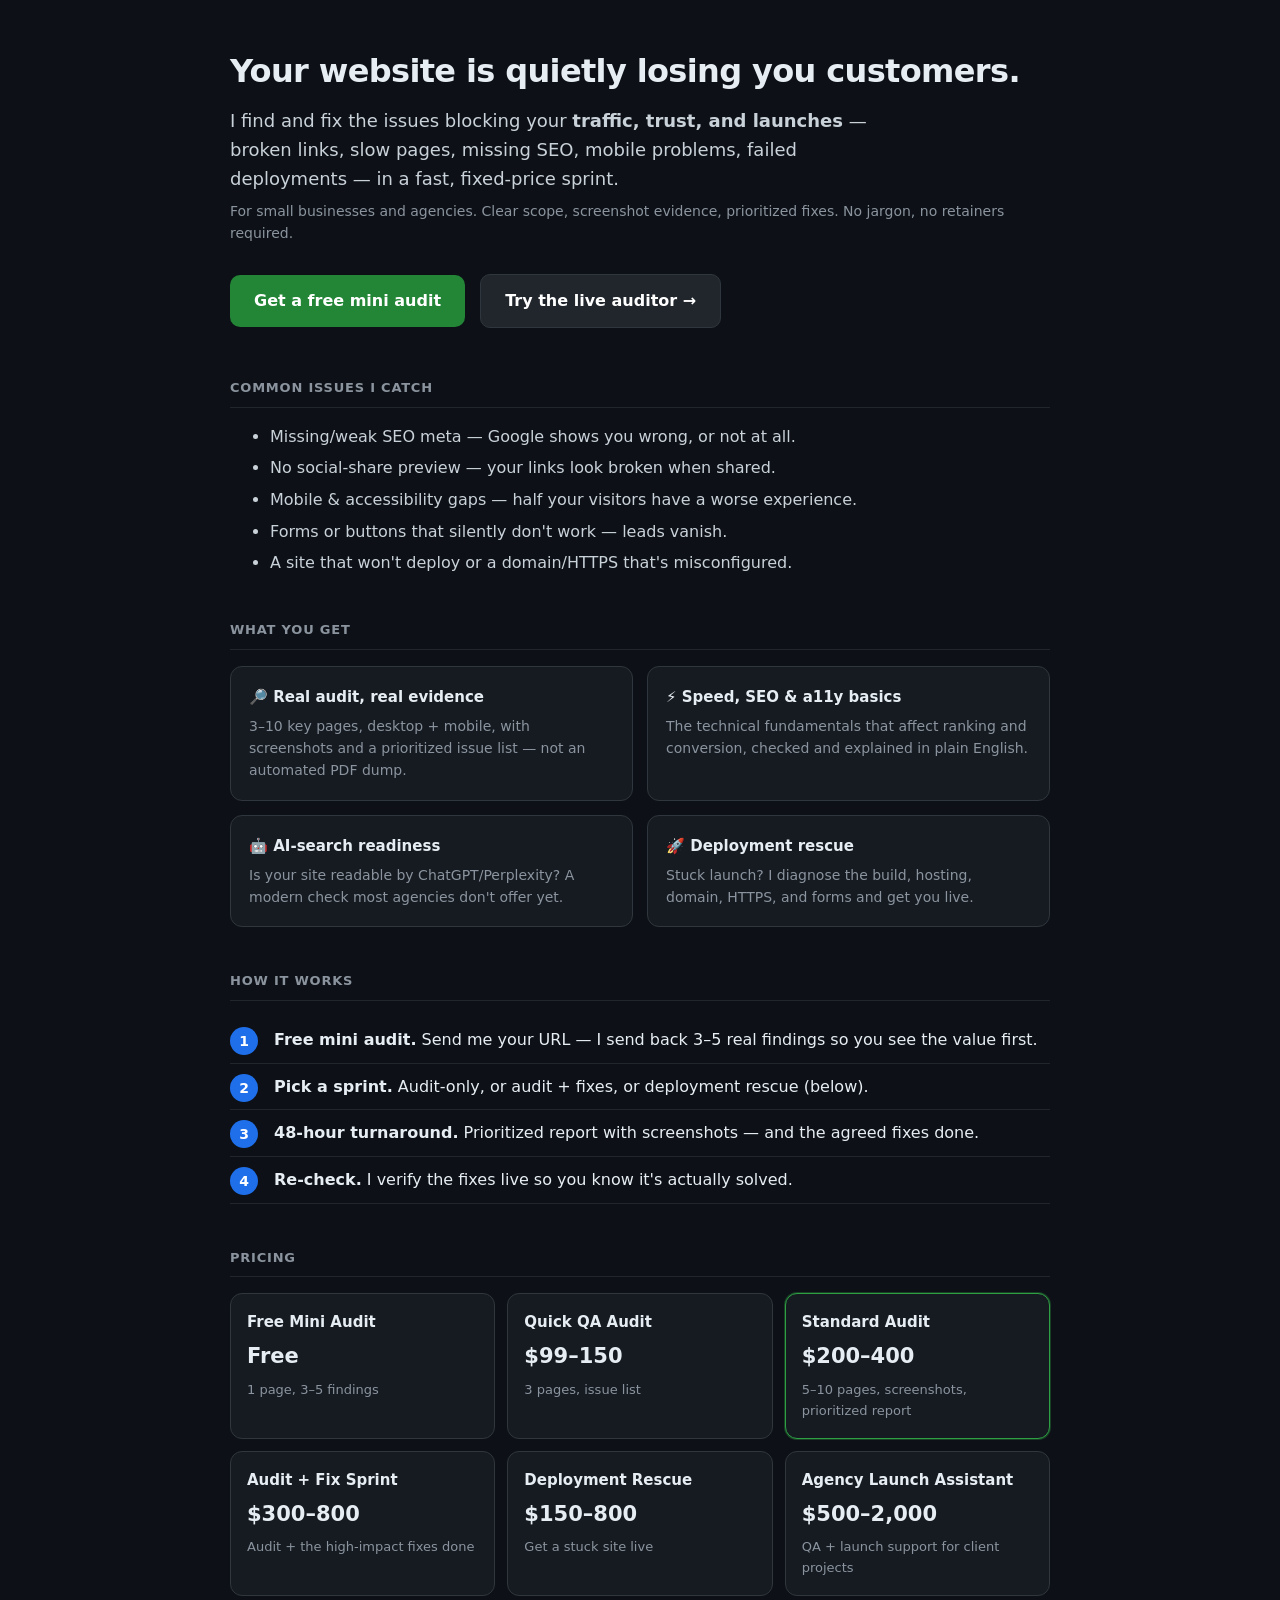
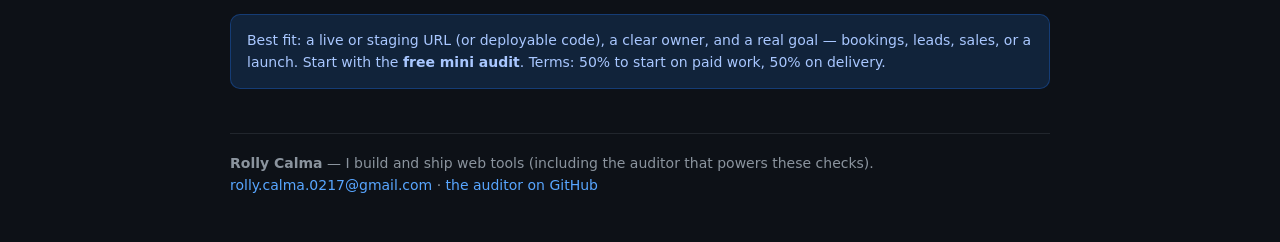
<file: webloom/index.html>
<!DOCTYPE html>
<html lang=en><head><meta charset=utf-8>
<meta name=viewport content="width=device-width,initial-scale=1">
<meta http-equiv="Content-Security-Policy" content="default-src 'self'; script-src 'self' 'unsafe-inline'; style-src 'self' 'unsafe-inline'; img-src 'self' data: https:; object-src 'none'; base-uri 'self'; upgrade-insecure-requests">
<meta name=referrer content="strict-origin-when-cross-origin">
<title>Webloom — 48-hour website QA & launch sprints</title>
<link rel="canonical" href="https://rollycalma.com/webloom/">
<meta property=og:type content="website">
<meta property=og:url content="https://rollycalma.com/webloom/">
<meta property=og:title content="Website QA Audits & 48-Hour Launch Sprints | Rolly Calma">
<meta property=og:description content="Fixed-price website QA audits and launch sprints: find and fix the SEO, mobile, accessibility and broken-link issues costing you customers. 48-hour delivery.">
<meta property=og:image content="https://ghraven.github.io/og-image.jpg">
<meta name=twitter:card content="summary_large_image">
<meta name=twitter:title content="Website QA Audits & 48-Hour Launch Sprints | Rolly Calma">
<meta name=twitter:description content="Fixed-price website QA audits and launch sprints: find and fix the SEO, mobile, accessibility and broken-link issues costing you customers. 48-hour delivery.">
<meta name=twitter:image content="https://ghraven.github.io/og-image.jpg">
<link rel="icon" href="data:image/svg+xml,<svg xmlns=%22http://www.w3.org/2000/svg%22 viewBox=%220 0 100 100%22><rect width=%22100%22 height=%22100%22 rx=%2220%22 fill=%22%23238636%22/><text x=%2250%22 y=%2268%22 font-size=%2250%22 text-anchor=%22middle%22 fill=%22white%22 font-family=%22Segoe UI,sans-serif%22 font-weight=%22700%22>RC</text></svg>">
<meta name=description content="Fixed-price website QA audits and launch sprints: find and fix the SEO, mobile, accessibility and broken-link issues costing you customers. 48-hour delivery.">
<style>
:root{color-scheme:dark}*{box-sizing:border-box}
body{font-family:'Segoe UI',system-ui,sans-serif;background:#0d1117;color:#e6edf3;margin:0;line-height:1.6}
.wrap{max-width:860px;margin:0 auto;padding:46px 20px}
h1{font-size:32px;margin:0 0 10px;letter-spacing:-.02em}
.lede{color:#c9d1d9;font-size:18px;max-width:680px;margin:0 0 6px}
.sub{color:#8b949e;font-size:14px;margin:0 0 24px}
.cta{display:inline-block;background:#238636;color:#fff;padding:13px 24px;border-radius:10px;font-weight:600;text-decoration:none;margin:6px 10px 6px 0;font-size:16px}
.cta:hover{background:#2ea043}.ghost{background:#21262d;border:1px solid #30363d}
h2.sec{font-size:13px;text-transform:uppercase;letter-spacing:.06em;color:#8b949e;margin:44px 0 16px;border-bottom:1px solid #21262d;padding-bottom:8px}
.pain li{margin:6px 0;color:#c9d1d9}
.grid{display:grid;grid-template-columns:1fr 1fr;gap:14px;margin:8px 0}
.card{background:#161b22;border:1px solid #30363d;border-radius:12px;padding:18px}
.card h3{margin:0 0 6px;font-size:15px}.card p{margin:0;color:#8b949e;font-size:14px}
.steps{counter-reset:s;padding:0;list-style:none}
.steps li{counter-increment:s;position:relative;padding:10px 0 10px 44px;border-bottom:1px solid #21262d}
.steps li::before{content:counter(s);position:absolute;left:0;top:10px;width:28px;height:28px;background:#1f6feb;color:#fff;border-radius:50%;display:grid;place-items:center;font-weight:700;font-size:14px}
.price{display:grid;grid-template-columns:repeat(3,1fr);gap:12px}
.tier{background:#161b22;border:1px solid #30363d;border-radius:12px;padding:16px}
.tier.feat{border-color:#2ea043;box-shadow:0 0 0 1px #2ea04355}
.tier h3{margin:0 0 2px;font-size:15px}.tier .amt{font-size:21px;font-weight:700;margin:6px 0}
.tier .amt small{font-size:12px;color:#8b949e;font-weight:400}
.note{background:#11233a;border:1px solid #1f6feb55;border-radius:10px;padding:14px 16px;font-size:14px;color:#a9c7ff;margin-top:18px}
.foot{color:#8b949e;font-size:14px;margin-top:44px;border-top:1px solid #21262d;padding-top:18px}
a{color:#58a6ff;text-decoration:none}
@media(max-width:640px){.grid,.price{grid-template-columns:1fr}}
</style></head><body><div class=wrap>

<h1>Your website is quietly losing you customers.</h1>
<p class=lede>I find and fix the issues blocking your <b>traffic, trust, and launches</b> — broken links, slow pages, missing SEO, mobile problems, failed deployments — in a fast, fixed-price sprint.</p>
<p class=sub>For small businesses and agencies. Clear scope, screenshot evidence, prioritized fixes. No jargon, no retainers required.</p>
<a class=cta href="mailto:rolly.calma.0217@gmail.com?subject=Free%20mini%20website%20audit">Get a free mini audit</a>
<a class="cta ghost" href="https://qa-auditor.onrender.com" target=_blank>Try the live auditor &rarr;</a>

<h2 class=sec>Common issues I catch</h2>
<ul class=pain>
  <li>Missing/weak SEO meta — Google shows you wrong, or not at all.</li>
  <li>No social-share preview — your links look broken when shared.</li>
  <li>Mobile & accessibility gaps — half your visitors have a worse experience.</li>
  <li>Forms or buttons that silently don't work — leads vanish.</li>
  <li>A site that won't deploy or a domain/HTTPS that's misconfigured.</li>
</ul>

<h2 class=sec>What you get</h2>
<div class=grid>
  <div class=card><h3>&#x1F50E; Real audit, real evidence</h3><p>3–10 key pages, desktop + mobile, with screenshots and a prioritized issue list — not an automated PDF dump.</p></div>
  <div class=card><h3>&#x26A1; Speed, SEO & a11y basics</h3><p>The technical fundamentals that affect ranking and conversion, checked and explained in plain English.</p></div>
  <div class=card><h3>&#x1F916; AI-search readiness</h3><p>Is your site readable by ChatGPT/Perplexity? A modern check most agencies don't offer yet.</p></div>
  <div class=card><h3>&#x1F680; Deployment rescue</h3><p>Stuck launch? I diagnose the build, hosting, domain, HTTPS, and forms and get you live.</p></div>
</div>

<h2 class=sec>How it works</h2>
<ol class=steps>
  <li><b>Free mini audit.</b> Send me your URL — I send back 3–5 real findings so you see the value first.</li>
  <li><b>Pick a sprint.</b> Audit-only, or audit + fixes, or deployment rescue (below).</li>
  <li><b>48-hour turnaround.</b> Prioritized report with screenshots — and the agreed fixes done.</li>
  <li><b>Re-check.</b> I verify the fixes live so you know it's actually solved.</li>
</ol>

<h2 class=sec>Pricing</h2>
<div class=price>
  <div class=tier><h3>Free Mini Audit</h3><div class=amt>Free</div><p style="color:#8b949e;font-size:13px;margin:0">1 page, 3–5 findings</p></div>
  <div class=tier><h3>Quick QA Audit</h3><div class=amt>$99–150</div><p style="color:#8b949e;font-size:13px;margin:0">3 pages, issue list</p></div>
  <div class="tier feat"><h3>Standard Audit</h3><div class=amt>$200–400</div><p style="color:#8b949e;font-size:13px;margin:0">5–10 pages, screenshots, prioritized report</p></div>
  <div class=tier><h3>Audit + Fix Sprint</h3><div class=amt>$300–800</div><p style="color:#8b949e;font-size:13px;margin:0">Audit + the high-impact fixes done</p></div>
  <div class=tier><h3>Deployment Rescue</h3><div class=amt>$150–800</div><p style="color:#8b949e;font-size:13px;margin:0">Get a stuck site live</p></div>
  <div class=tier><h3>Agency Launch Assistant</h3><div class=amt>$500–2,000</div><p style="color:#8b949e;font-size:13px;margin:0">QA + launch support for client projects</p></div>
</div>
<div class=note>Best fit: a live or staging URL (or deployable code), a clear owner, and a real goal — bookings, leads, sales, or a launch. Start with the <b>free mini audit</b>. Terms: 50% to start on paid work, 50% on delivery.</div>

<div class=foot>
<b>Rolly Calma</b> — I build and ship web tools (including the auditor that powers these checks).<br>
<a href="mailto:rolly.calma.0217@gmail.com">rolly.calma.0217@gmail.com</a> · <a href="https://github.com/GhravenLabs/Website-QA-Auditor" target=_blank>the auditor on GitHub</a>
</div>
</div><script type="application/ld+json">
{"@context":"https://schema.org","@type":"Service","serviceType":"Website QA audit","name":"Website QA & Launch Sprint","description":"Fixed-price website quality-assurance audits and pre-launch sprints. Identifies and fixes SEO, accessibility, mobile-responsiveness, and broken-link issues, delivered with a prioritized report within 48 hours.","provider":{"@type":"Person","name":"Rolly Calma","url":"https://rollycalma.com/"},"areaServed":"Worldwide (remote)","audience":{"@type":"Audience","audienceType":"Small businesses and agencies"},"url":"https://rollycalma.com/webloom/"}
</script>
<script type="application/ld+json">
{"@context":"https://schema.org","@type":"FAQPage","mainEntity":[{"@type":"Question","name":"What is a website QA audit?","acceptedAnswer":{"@type":"Answer","text":"A structured check of a live or pre-launch site for issues that quietly cost traffic and trust: SEO gaps, accessibility problems, mobile bugs, broken links, and missing meta tags, with a prioritized fix report."}},{"@type":"Question","name":"How fast is the website QA audit delivered?","acceptedAnswer":{"@type":"Answer","text":"The standard sprint delivers within 48 hours, so you can fix issues before a launch or marketing push."}},{"@type":"Question","name":"How much does a website QA audit cost?","acceptedAnswer":{"@type":"Answer","text":"Fixed-price with a ladder starting from a free mini-audit and paid tiers typically from around USD 99."}}]}
</script>
</body></html>
</file>
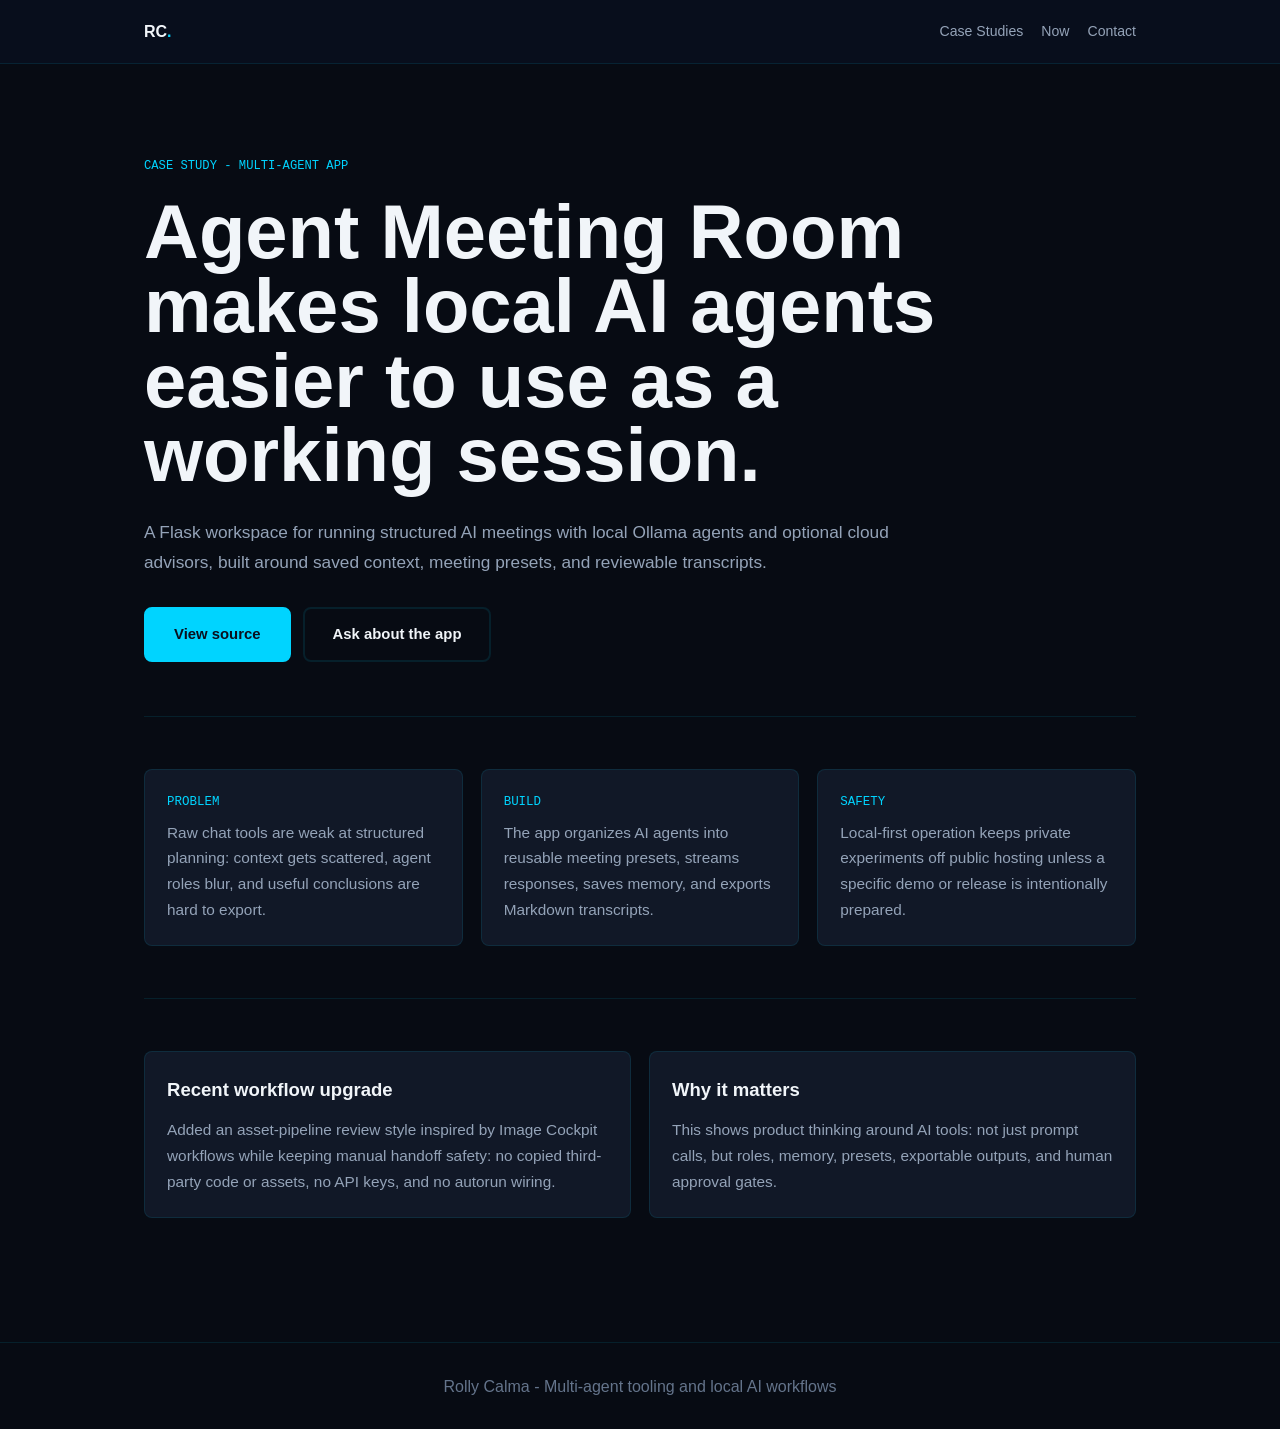
<file: case-studies/agent-meeting-room/index.html>
<!DOCTYPE html>
<html lang="en" data-theme="dark">
<head>
  <meta charset="UTF-8" />
  <meta name="viewport" content="width=device-width, initial-scale=1.0" />
  <meta http-equiv="Content-Security-Policy" content="default-src 'self'; script-src 'self' 'unsafe-inline'; style-src 'self' 'unsafe-inline' https://fonts.googleapis.com; font-src https://fonts.gstatic.com data:; img-src 'self' data: https:; object-src 'none'; base-uri 'self'; frame-src 'self'; form-action 'self'; upgrade-insecure-requests">
  <meta name="referrer" content="strict-origin-when-cross-origin">
  <title>Agent Meeting Room Case Study - Rolly Calma</title>
  <meta name="description" content="Case study for Agent Meeting Room, a local multi-agent Flask workspace by Rolly Calma." />
  <link rel="canonical" href="https://rollycalma.com/case-studies/agent-meeting-room/">
  <meta property="og:type" content="article" />
  <meta property="og:url" content="https://rollycalma.com/case-studies/agent-meeting-room/" />
  <meta property="og:title" content="Agent Meeting Room Case Study - Rolly Calma" />
  <meta property="og:description" content="A local Flask workspace for structured AI meetings with presets, memory, streaming, and transcripts." />
  <meta property="og:image" content="https://rollycalma.com/og-image.jpg" />
  <meta name="twitter:card" content="summary_large_image" />
  <meta name="twitter:title" content="Agent Meeting Room Case Study - Rolly Calma" />
  <meta name="twitter:description" content="A local multi-agent Flask workspace with presets, memory, streaming, and transcripts." />
  <meta name="twitter:image" content="https://rollycalma.com/og-image.jpg" />
  <script type="application/ld+json">{"@context":"https://schema.org","@type":"SoftwareApplication","name":"Agent Meeting Room","applicationCategory":"DeveloperApplication","operatingSystem":"Windows, Web","codeRepository":"https://github.com/GhravenLabs/Agent-Meeting-Room","creator":{"@type":"Person","name":"Rolly Calma","url":"https://rollycalma.com/"},"description":"A Flask workspace for structured AI meetings with local Ollama agents, optional cloud advisors, meeting presets, saved memory, streaming, and transcript export."}</script>
  <link rel="preconnect" href="https://fonts.googleapis.com" />
  <link rel="preconnect" href="https://fonts.gstatic.com" crossorigin />
  <link href="https://fonts.googleapis.com/css2?family=Syne:wght@400;600;700;800&family=JetBrains+Mono:wght@400;500;600&family=Outfit:wght@300;400;500;600&display=swap" rel="stylesheet" />
  <link rel="stylesheet" href="/style.css" />
  <link rel="stylesheet" href="/page.css" />
</head>
<body class="proof-page">
  <nav class="page-nav">
    <div class="page-nav-inner">
      <a class="page-nav-brand" href="/">RC<span class="accent">.</span></a>
      <div class="page-nav-links">
        <a href="/case-studies/">Case Studies</a>
        <a href="/now/">Now</a>
        <a href="/contact/">Contact</a>
      </div>
    </div>
  </nav>

  <main class="page-shell">
    <span class="page-kicker">Case study - Multi-agent app</span>
    <h1 class="page-title">Agent Meeting Room makes local AI agents easier to use as a working session.</h1>
    <p class="page-lede">A Flask workspace for running structured AI meetings with local Ollama agents and optional cloud advisors, built around saved context, meeting presets, and reviewable transcripts.</p>
    <div class="page-actions">
      <a class="btn btn-primary" href="https://github.com/GhravenLabs/Agent-Meeting-Room" target="_blank" rel="noopener">View source</a>
      <a class="btn btn-secondary" href="/contact/">Ask about the app</a>
    </div>

    <section class="proof-band">
      <div class="proof-grid">
        <article class="proof-card"><span class="proof-metric">PROBLEM</span><p>Raw chat tools are weak at structured planning: context gets scattered, agent roles blur, and useful conclusions are hard to export.</p></article>
        <article class="proof-card"><span class="proof-metric">BUILD</span><p>The app organizes AI agents into reusable meeting presets, streams responses, saves memory, and exports Markdown transcripts.</p></article>
        <article class="proof-card"><span class="proof-metric">SAFETY</span><p>Local-first operation keeps private experiments off public hosting unless a specific demo or release is intentionally prepared.</p></article>
      </div>
    </section>

    <section class="proof-band">
      <div class="proof-grid two">
        <article class="proof-card">
          <h2>Recent workflow upgrade</h2>
          <p>Added an asset-pipeline review style inspired by Image Cockpit workflows while keeping manual handoff safety: no copied third-party code or assets, no API keys, and no autorun wiring.</p>
        </article>
        <article class="proof-card">
          <h2>Why it matters</h2>
          <p>This shows product thinking around AI tools: not just prompt calls, but roles, memory, presets, exportable outputs, and human approval gates.</p>
        </article>
      </div>
    </section>
  </main>

  <footer class="page-footer">Rolly Calma - Multi-agent tooling and local AI workflows</footer>
</body>
</html>
</file>
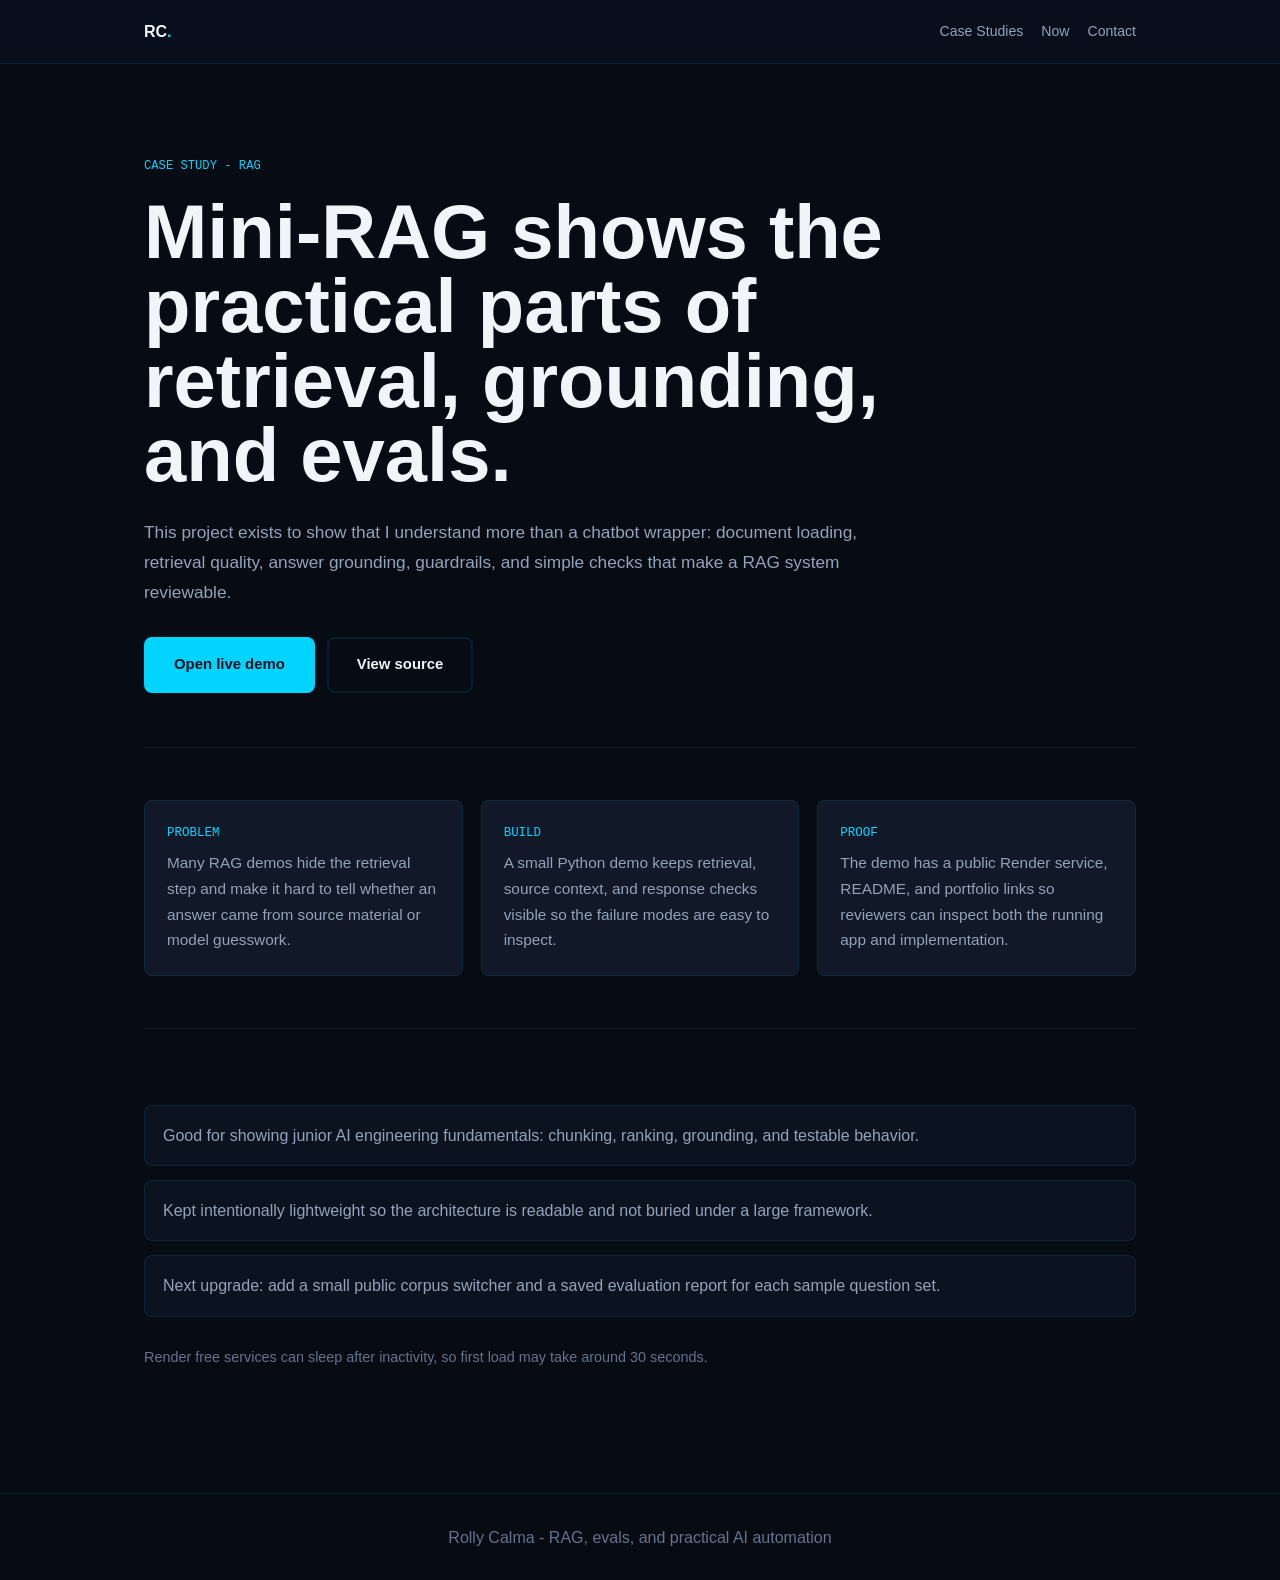
<file: case-studies/mini-rag/index.html>
<!DOCTYPE html>
<html lang="en" data-theme="dark">
<head>
  <meta charset="UTF-8" />
  <meta name="viewport" content="width=device-width, initial-scale=1.0" />
  <meta http-equiv="Content-Security-Policy" content="default-src 'self'; script-src 'self' 'unsafe-inline'; style-src 'self' 'unsafe-inline' https://fonts.googleapis.com; font-src https://fonts.gstatic.com data:; img-src 'self' data: https:; object-src 'none'; base-uri 'self'; frame-src 'self'; form-action 'self'; upgrade-insecure-requests">
  <meta name="referrer" content="strict-origin-when-cross-origin">
  <title>Mini-RAG Case Study - Rolly Calma</title>
  <meta name="description" content="Case study for Mini-RAG, a compact retrieval-augmented generation demo by Rolly Calma." />
  <link rel="canonical" href="https://rollycalma.com/case-studies/mini-rag/">
  <meta property="og:type" content="article" />
  <meta property="og:url" content="https://rollycalma.com/case-studies/mini-rag/" />
  <meta property="og:title" content="Mini-RAG Case Study - Rolly Calma" />
  <meta property="og:description" content="A compact RAG demo showing retrieval, grounding, guardrails, and lightweight evaluation checks." />
  <meta property="og:image" content="https://rollycalma.com/og-image.jpg" />
  <meta name="twitter:card" content="summary_large_image" />
  <meta name="twitter:title" content="Mini-RAG Case Study - Rolly Calma" />
  <meta name="twitter:description" content="A compact RAG demo with retrieval, grounding, guardrails, and evals." />
  <meta name="twitter:image" content="https://rollycalma.com/og-image.jpg" />
  <script type="application/ld+json">{"@context":"https://schema.org","@type":"SoftwareApplication","name":"Mini-RAG","applicationCategory":"DeveloperApplication","operatingSystem":"Web","url":"https://mini-rag-ju6l.onrender.com/","codeRepository":"https://github.com/GhravenLabs/Mini-RAG","creator":{"@type":"Person","name":"Rolly Calma","url":"https://rollycalma.com/"},"description":"A compact retrieval-augmented generation demo focused on visible retrieval, source grounding, guardrails, and lightweight evaluation checks."}</script>
  <link rel="preconnect" href="https://fonts.googleapis.com" />
  <link rel="preconnect" href="https://fonts.gstatic.com" crossorigin />
  <link href="https://fonts.googleapis.com/css2?family=Syne:wght@400;600;700;800&family=JetBrains+Mono:wght@400;500;600&family=Outfit:wght@300;400;500;600&display=swap" rel="stylesheet" />
  <link rel="stylesheet" href="/style.css" />
  <link rel="stylesheet" href="/page.css" />
</head>
<body class="proof-page">
  <nav class="page-nav">
    <div class="page-nav-inner">
      <a class="page-nav-brand" href="/">RC<span class="accent">.</span></a>
      <div class="page-nav-links">
        <a href="/case-studies/">Case Studies</a>
        <a href="/now/">Now</a>
        <a href="/contact/">Contact</a>
      </div>
    </div>
  </nav>

  <main class="page-shell">
    <span class="page-kicker">Case study - RAG</span>
    <h1 class="page-title">Mini-RAG shows the practical parts of retrieval, grounding, and evals.</h1>
    <p class="page-lede">This project exists to show that I understand more than a chatbot wrapper: document loading, retrieval quality, answer grounding, guardrails, and simple checks that make a RAG system reviewable.</p>
    <div class="page-actions">
      <a class="btn btn-primary" href="https://mini-rag-ju6l.onrender.com/" target="_blank" rel="noopener">Open live demo</a>
      <a class="btn btn-secondary" href="https://github.com/GhravenLabs/Mini-RAG" target="_blank" rel="noopener">View source</a>
    </div>

    <section class="proof-band">
      <div class="proof-grid">
        <article class="proof-card"><span class="proof-metric">PROBLEM</span><p>Many RAG demos hide the retrieval step and make it hard to tell whether an answer came from source material or model guesswork.</p></article>
        <article class="proof-card"><span class="proof-metric">BUILD</span><p>A small Python demo keeps retrieval, source context, and response checks visible so the failure modes are easy to inspect.</p></article>
        <article class="proof-card"><span class="proof-metric">PROOF</span><p>The demo has a public Render service, README, and portfolio links so reviewers can inspect both the running app and implementation.</p></article>
      </div>
    </section>

    <section class="proof-band">
      <ul class="proof-list">
        <li>Good for showing junior AI engineering fundamentals: chunking, ranking, grounding, and testable behavior.</li>
        <li>Kept intentionally lightweight so the architecture is readable and not buried under a large framework.</li>
        <li>Next upgrade: add a small public corpus switcher and a saved evaluation report for each sample question set.</li>
      </ul>
      <p class="proof-note">Render free services can sleep after inactivity, so first load may take around 30 seconds.</p>
    </section>
  </main>

  <footer class="page-footer">Rolly Calma - RAG, evals, and practical AI automation</footer>
</body>
</html>
</file>
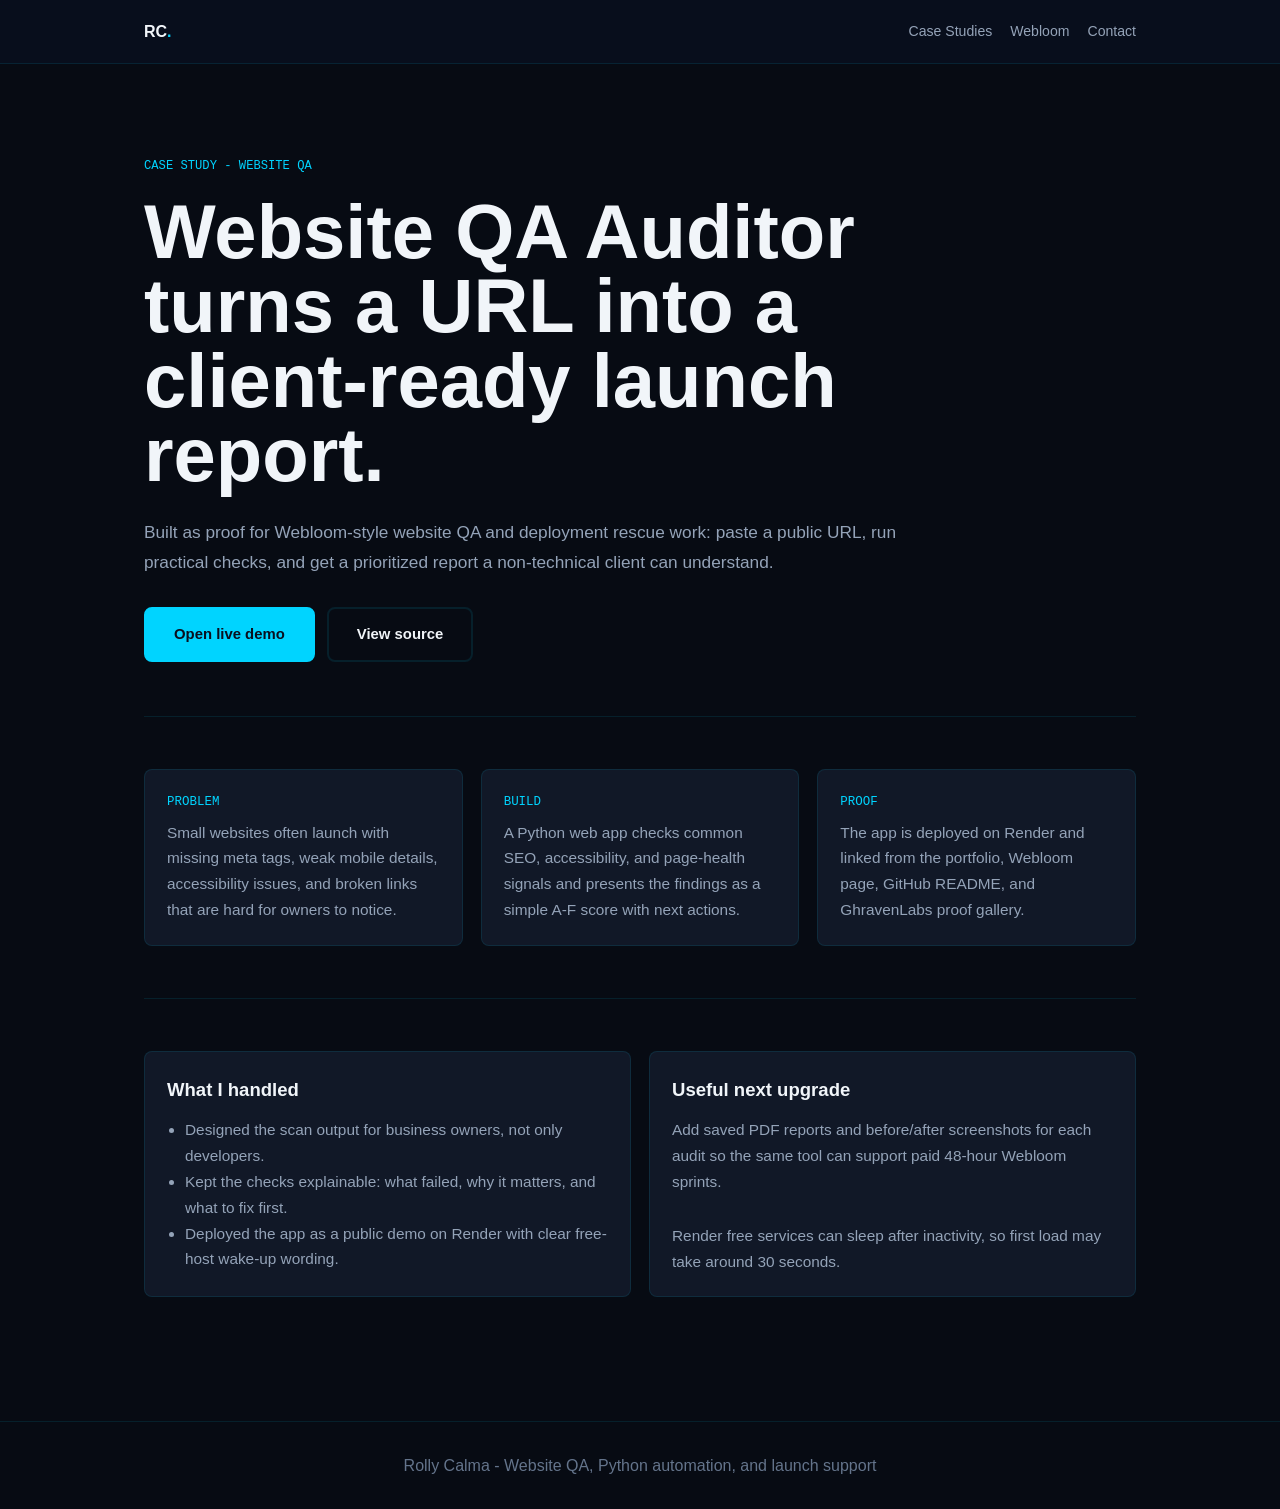
<file: case-studies/website-qa-auditor/index.html>
<!DOCTYPE html>
<html lang="en" data-theme="dark">
<head>
  <meta charset="UTF-8" />
  <meta name="viewport" content="width=device-width, initial-scale=1.0" />
  <meta http-equiv="Content-Security-Policy" content="default-src 'self'; script-src 'self' 'unsafe-inline'; style-src 'self' 'unsafe-inline' https://fonts.googleapis.com; font-src https://fonts.gstatic.com data:; img-src 'self' data: https:; object-src 'none'; base-uri 'self'; frame-src 'self'; form-action 'self'; upgrade-insecure-requests">
  <meta name="referrer" content="strict-origin-when-cross-origin">
  <title>Website QA Auditor Case Study - Rolly Calma</title>
  <meta name="description" content="Case study for the Website QA Auditor live demo by Rolly Calma." />
  <link rel="canonical" href="https://rollycalma.com/case-studies/website-qa-auditor/">
  <meta property="og:type" content="article" />
  <meta property="og:url" content="https://rollycalma.com/case-studies/website-qa-auditor/" />
  <meta property="og:title" content="Website QA Auditor Case Study - Rolly Calma" />
  <meta property="og:description" content="How a Python web app turns public URLs into client-ready SEO, accessibility, and launch-health reports." />
  <meta property="og:image" content="https://rollycalma.com/og-image.jpg" />
  <meta name="twitter:card" content="summary_large_image" />
  <meta name="twitter:title" content="Website QA Auditor Case Study - Rolly Calma" />
  <meta name="twitter:description" content="A deployed Python website QA demo for SEO, accessibility, and launch-health checks." />
  <meta name="twitter:image" content="https://rollycalma.com/og-image.jpg" />
  <script type="application/ld+json">{"@context":"https://schema.org","@type":"SoftwareApplication","name":"Website QA Auditor","applicationCategory":"DeveloperApplication","operatingSystem":"Web","url":"https://qa-auditor.onrender.com/","codeRepository":"https://github.com/GhravenLabs/Website-QA-Auditor","creator":{"@type":"Person","name":"Rolly Calma","url":"https://rollycalma.com/"},"description":"A deployed Python web app that analyzes public web pages for SEO, accessibility, and launch-health issues and returns a client-ready report."}</script>
  <link rel="preconnect" href="https://fonts.googleapis.com" />
  <link rel="preconnect" href="https://fonts.gstatic.com" crossorigin />
  <link href="https://fonts.googleapis.com/css2?family=Syne:wght@400;600;700;800&family=JetBrains+Mono:wght@400;500;600&family=Outfit:wght@300;400;500;600&display=swap" rel="stylesheet" />
  <link rel="stylesheet" href="/style.css" />
  <link rel="stylesheet" href="/page.css" />
</head>
<body class="proof-page">
  <nav class="page-nav">
    <div class="page-nav-inner">
      <a class="page-nav-brand" href="/">RC<span class="accent">.</span></a>
      <div class="page-nav-links">
        <a href="/case-studies/">Case Studies</a>
        <a href="/webloom/">Webloom</a>
        <a href="/contact/">Contact</a>
      </div>
    </div>
  </nav>

  <main class="page-shell">
    <span class="page-kicker">Case study - Website QA</span>
    <h1 class="page-title">Website QA Auditor turns a URL into a client-ready launch report.</h1>
    <p class="page-lede">Built as proof for Webloom-style website QA and deployment rescue work: paste a public URL, run practical checks, and get a prioritized report a non-technical client can understand.</p>
    <div class="page-actions">
      <a class="btn btn-primary" href="https://qa-auditor.onrender.com/" target="_blank" rel="noopener">Open live demo</a>
      <a class="btn btn-secondary" href="https://github.com/GhravenLabs/Website-QA-Auditor" target="_blank" rel="noopener">View source</a>
    </div>

    <section class="proof-band">
      <div class="proof-grid">
        <article class="proof-card"><span class="proof-metric">PROBLEM</span><p>Small websites often launch with missing meta tags, weak mobile details, accessibility issues, and broken links that are hard for owners to notice.</p></article>
        <article class="proof-card"><span class="proof-metric">BUILD</span><p>A Python web app checks common SEO, accessibility, and page-health signals and presents the findings as a simple A-F score with next actions.</p></article>
        <article class="proof-card"><span class="proof-metric">PROOF</span><p>The app is deployed on Render and linked from the portfolio, Webloom page, GitHub README, and GhravenLabs proof gallery.</p></article>
      </div>
    </section>

    <section class="proof-band">
      <div class="proof-grid two">
        <article class="proof-card">
          <h2>What I handled</h2>
          <ul>
            <li>Designed the scan output for business owners, not only developers.</li>
            <li>Kept the checks explainable: what failed, why it matters, and what to fix first.</li>
            <li>Deployed the app as a public demo on Render with clear free-host wake-up wording.</li>
          </ul>
        </article>
        <article class="proof-card">
          <h2>Useful next upgrade</h2>
          <p>Add saved PDF reports and before/after screenshots for each audit so the same tool can support paid 48-hour Webloom sprints.</p>
          <p class="proof-note">Render free services can sleep after inactivity, so first load may take around 30 seconds.</p>
        </article>
      </div>
    </section>
  </main>

  <footer class="page-footer">Rolly Calma - Website QA, Python automation, and launch support</footer>
</body>
</html>
</file>
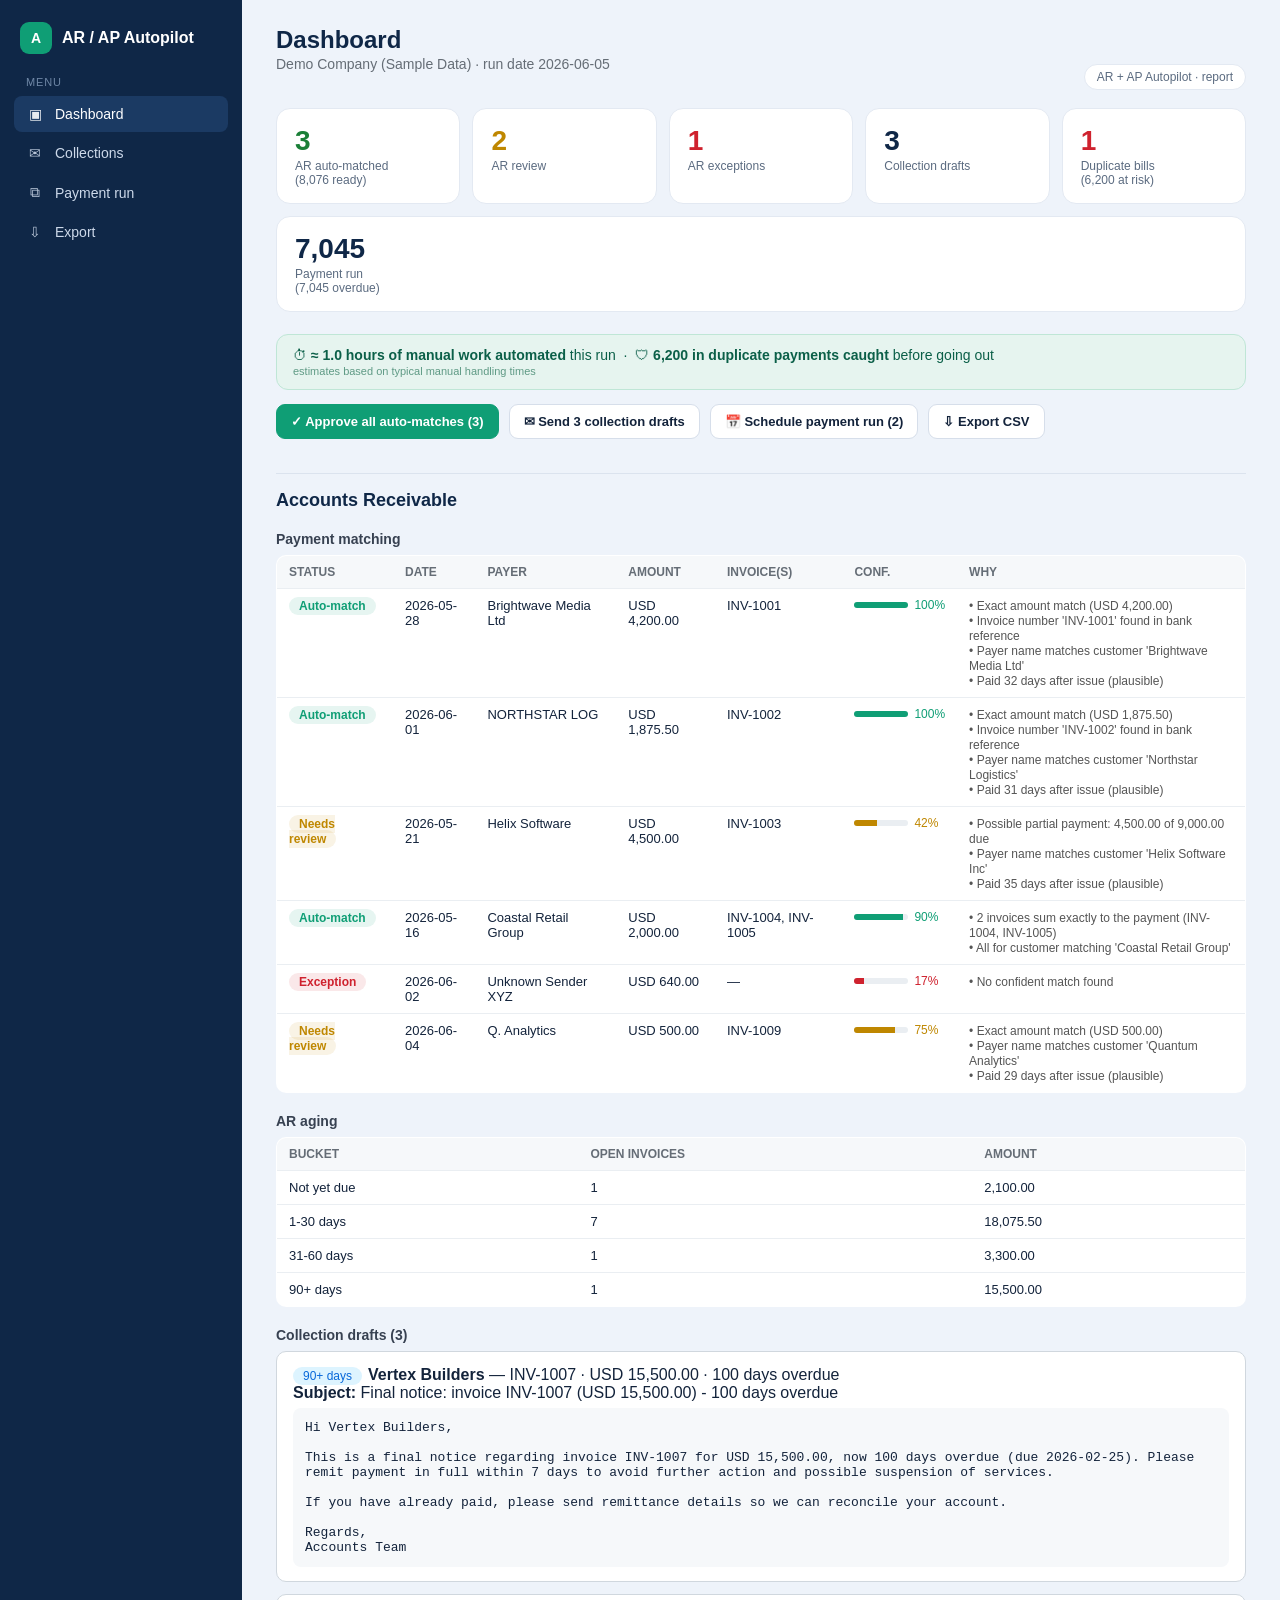
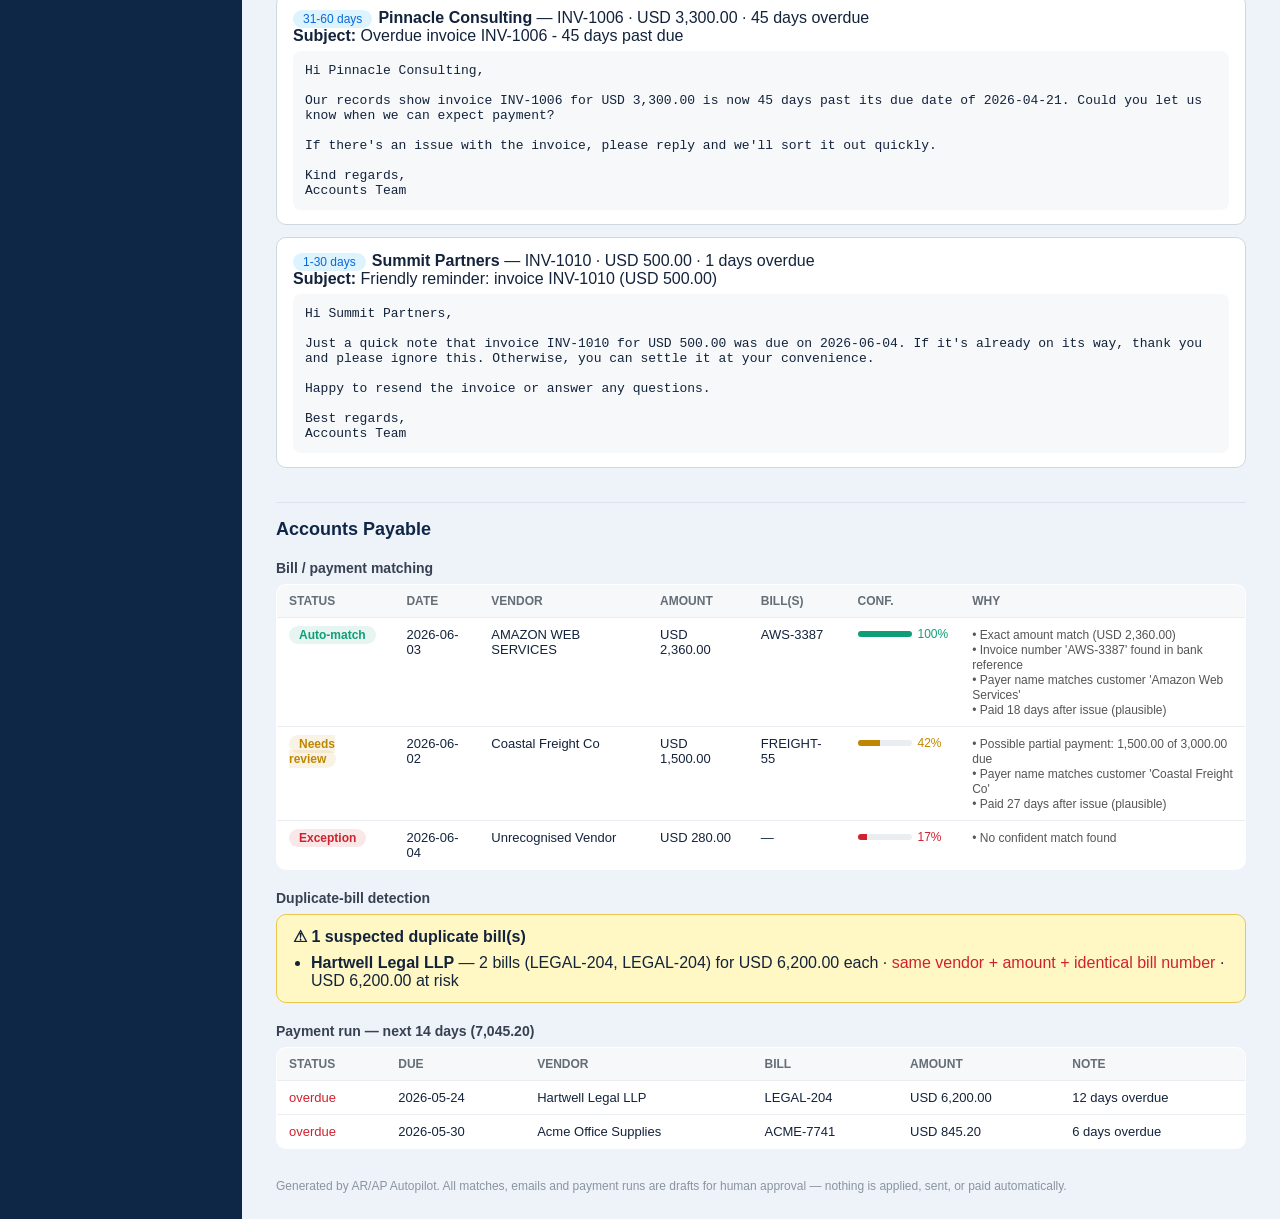
<file: arap-demo/report.html>
<!doctype html>
<html><head><meta charset="utf-8">
<meta http-equiv="Content-Security-Policy" content="default-src 'self'; style-src 'self' 'unsafe-inline'; img-src 'self' data: https:; object-src 'none'; base-uri 'self'; upgrade-insecure-requests">
<meta name=referrer content="strict-origin-when-cross-origin">
<title>AR / AP Autopilot — AR/AP Autopilot</title>
<style>
  body { font-family:-apple-system,Segoe UI,Roboto,sans-serif; margin:0;
          background:#eef3fa; color:#13233b; }
  .app { display:flex; min-height:100vh; align-items:stretch; }
  .side { width:214px; flex-shrink:0; background:#0f2747; color:#cdd9ea;
           padding:20px 14px; }
  .side .brand { display:flex; align-items:center; gap:10px; color:#fff;
           font-weight:700; font-size:16px; margin:2px 6px 22px; }
  .side .blogo { width:32px; height:32px; border-radius:9px; background:#0f9e75;
           color:#fff; display:flex; align-items:center; justify-content:center;
           font-weight:800; font-size:14px; }
  .side a { display:flex; align-items:center; gap:11px; color:#cdd9ea;
           text-decoration:none; padding:10px 12px; border-radius:8px;
           font-size:14px; margin-bottom:3px; }
  .side a:hover { background:#16335a; color:#fff; }
  .side a.on { background:#1b3a63; color:#fff; }
  .side .ico { width:18px; text-align:center; opacity:.9; }
  .side .scap { color:#6f87a6; font-size:11px; text-transform:uppercase;
           letter-spacing:.08em; margin:18px 12px 8px; }
  .main { flex:1; min-width:0; padding:26px 34px; max-width:1120px; }
  .view { display:none; }
  .view.active { display:block; }
  .mhead { display:flex; align-items:flex-end; justify-content:space-between;
           gap:12px; margin-bottom:18px; flex-wrap:wrap; }
  .tag { font-size:12px; color:#5b6b80; background:#fff; border:1px solid #e3e9f2;
           border-radius:20px; padding:5px 12px; }
  h1 { font-size:24px; margin:0 0 2px; color:#0f2747; }
  h2.sec { font-size:18px; margin:34px 0 6px; padding-top:16px;
            border-top:1px solid #dbe3ee; color:#0f2747; }
  h3 { font-size:14px; margin:20px 0 8px; color:#374151; }
  .sub { color:#656d76; margin-bottom:18px; font-size:14px; }
  .actions { display:flex; gap:10px; margin-bottom:14px; flex-wrap:wrap; }
  .btn { border:1px solid #d6deea; background:#fff; border-radius:9px; padding:9px 14px;
          font-size:13px; font-weight:600; cursor:pointer; text-decoration:none;
          color:#13233b; display:inline-block; }
  .btn:hover { background:#f3f6fb; }
  .btn.primary { background:#0f9e75; color:#fff; border-color:#0f9e75; }
  .btn.primary:hover { background:#0b7d5c; }
  .badge { border-radius:20px; padding:2px 10px; font-size:12px; font-weight:600; }
  .confwrap { display:flex; align-items:center; gap:6px; }
  .confbar { width:54px; height:6px; background:#eaeef2; border-radius:4px; overflow:hidden; }
  .conffill { height:100%; }
  .cards { display:flex; gap:12px; flex-wrap:wrap; margin-bottom:22px; }
  .card { background:#fff; border:1px solid #e3e9f2; border-radius:14px;
           padding:16px 18px; flex:1; min-width:130px; }
  .card .n { font-size:28px; font-weight:800; color:#0f2747; }
  .card .l { color:#5b6b80; font-size:12px; margin-top:2px; }
  table { width:100%; border-collapse:collapse; background:#fff; border:1px solid #d0d7de;
           border-radius:10px; overflow:hidden; margin-bottom:6px; }
  th,td { text-align:left; padding:9px 12px; border-bottom:1px solid #eaeef2;
           font-size:13px; vertical-align:top; }
  th { background:#f6f8fa; font-size:12px; text-transform:uppercase; color:#656d76; }
  .draft { background:#fff; border:1px solid #d0d7de; border-radius:10px;
            padding:14px 16px; margin-bottom:12px; }
  .draft-body { white-space:pre-wrap; background:#f6f8fa; border-radius:8px;
                 padding:12px; font-size:13px; margin:6px 0 0; }
  .pill { background:#ddf4ff; color:#0969da; border-radius:20px; padding:2px 10px;
           font-size:12px; margin-right:6px; }
  .alert { background:#fff8c5; border:1px solid #eac54f; border-radius:10px;
            padding:12px 16px; }
  .alert ul { margin:8px 0 0; padding-left:18px; }
  .log { margin:8px 0 4px; }
  .logline { background:#fff; border:1px solid #d0d7de; border-left:4px solid #8b949e;
              border-radius:6px; padding:7px 12px; font-size:13px; margin-bottom:6px; }
  .logline.ok { border-left-color:#1a7f37; }
  .logline.err { border-left-color:#cf222e; }
  .roi { background:#e6f4ef; border:1px solid #bfe6d6; border-radius:12px;
          padding:12px 16px; margin-bottom:14px; font-size:14px; color:#0b5f48; }
  .roi-note { display:block; font-size:11px; color:#5f9a85; margin-top:2px; }
  .panel { display:flex; gap:16px; flex-wrap:wrap; background:#fff;
            border:1px solid #d0d7de; border-radius:12px; padding:18px 20px;
            margin-bottom:14px; }
  .panelcol { flex:1; min-width:280px; }
  .panelcol label { display:block; font-size:12.5px; color:#374151; margin:8px 0;
            font-weight:600; }
  .panelcol input[type=file] { display:block; margin-top:4px; font-weight:400;
            font-size:12px; }
  .hint { color:#6b7785; font-size:12px; margin:4px 0 10px; }
  .opt { color:#8b949e; font-weight:400; }
  .vresult { margin:6px 0 18px; }
  .vcards { display:flex; gap:12px; flex-wrap:wrap; margin:8px 0 12px; }
  .vcard { background:#fff; border:1px solid #d0d7de; border-radius:10px;
            padding:12px 16px; flex:1; min-width:160px; }
  .vcard .vn { font-size:22px; font-weight:700; }
  .vcard .vl { color:#6b7785; font-size:12px; }
  .foot { color:#8b949e; font-size:12px; margin-top:30px; }
</style></head>
<body>
  <div class="app">
    <aside class="side">
      <div class="brand"><div class="blogo">A</div>AR / AP Autopilot</div>
      <div class="scap">Menu</div>
      <a class="on" href="#top"><span class="ico">&#9635;</span> Dashboard</a><a href="#ar"><span class="ico">&#9993;</span> Collections</a><a href="#ap"><span class="ico">&#10697;</span> Payment run</a><a href="#actions"><span class="ico">&#8681;</span> Export</a>
    </aside>
    <main class="main" id="top">
      <div class="mhead">
        <div>
          <h1 id="vtitle">Dashboard</h1>
          <div class="sub">Demo Company (Sample Data) &middot; run date 2026-06-05</div>
        </div>
        <div class="tag">AR + AP Autopilot &middot; report</div>
      </div>
      <div class="cards"><div class="card"><div class="n" style="color:#1a7f37">3</div><div class="l">AR auto-matched<br>(8,076 ready)</div></div><div class="card"><div class="n" style="color:#bf8700">2</div><div class="l">AR review</div></div><div class="card"><div class="n" style="color:#cf222e">1</div><div class="l">AR exceptions</div></div><div class="card"><div class="n">3</div><div class="l">Collection drafts</div></div><div class="card"><div class="n" style="color:#cf222e">1</div><div class="l">Duplicate bills<br>(6,200 at risk)</div></div><div class="card"><div class="n">7,045</div><div class="l">Payment run<br>(7,045 overdue)</div></div></div>
    <div class="roi">&#9201; <strong>&asymp; 1.0 hours of manual work automated</strong> this run &nbsp;&middot;&nbsp; &#128737; <strong>6,200 in duplicate payments caught</strong> before going out
      <span class="roi-note">estimates based on typical manual handling times</span>
    </div>
    <div class="actions" id="actions">
      <button class="btn primary">&#10003; Approve all auto-matches (3)</button>
      <button class="btn">&#9993; Send 3 collection drafts</button>
      <button class="btn">&#128197; Schedule payment run (2)</button>
      <button class="btn">&#8681; Export CSV</button>
    </div><div id="ar">
    <h2 class="sec">Accounts Receivable</h2>
    <h3>Payment matching</h3><table><tr><th>Status</th><th>Date</th><th>Payer</th><th>Amount</th><th>Invoice(s)</th><th>Conf.</th><th>Why</th></tr><tr><td><span class="badge" style="background:#0f9e751a;color:#0f9e75">Auto-match</span></td><td>2026-05-28</td><td>Brightwave Media Ltd</td><td>USD 4,200.00</td><td>INV-1001</td><td><div class="confwrap"><div class="confbar"><div class="conffill" style="width:100%;background:#0f9e75"></div></div><span style="color:#0f9e75;font-size:12px">100%</span></div></td><td><span style="font-size:12px;color:#555">&bull; Exact amount match (USD 4,200.00)<br>&bull; Invoice number &#x27;INV-1001&#x27; found in bank reference<br>&bull; Payer name matches customer &#x27;Brightwave Media Ltd&#x27;<br>&bull; Paid 32 days after issue (plausible)</span></td></tr><tr><td><span class="badge" style="background:#0f9e751a;color:#0f9e75">Auto-match</span></td><td>2026-06-01</td><td>NORTHSTAR LOG</td><td>USD 1,875.50</td><td>INV-1002</td><td><div class="confwrap"><div class="confbar"><div class="conffill" style="width:100%;background:#0f9e75"></div></div><span style="color:#0f9e75;font-size:12px">100%</span></div></td><td><span style="font-size:12px;color:#555">&bull; Exact amount match (USD 1,875.50)<br>&bull; Invoice number &#x27;INV-1002&#x27; found in bank reference<br>&bull; Payer name matches customer &#x27;Northstar Logistics&#x27;<br>&bull; Paid 31 days after issue (plausible)</span></td></tr><tr><td><span class="badge" style="background:#bf87001a;color:#bf8700">Needs review</span></td><td>2026-05-21</td><td>Helix Software</td><td>USD 4,500.00</td><td>INV-1003</td><td><div class="confwrap"><div class="confbar"><div class="conffill" style="width:42%;background:#bf8700"></div></div><span style="color:#bf8700;font-size:12px">42%</span></div></td><td><span style="font-size:12px;color:#555">&bull; Possible partial payment: 4,500.00 of 9,000.00 due<br>&bull; Payer name matches customer &#x27;Helix Software Inc&#x27;<br>&bull; Paid 35 days after issue (plausible)</span></td></tr><tr><td><span class="badge" style="background:#0f9e751a;color:#0f9e75">Auto-match</span></td><td>2026-05-16</td><td>Coastal Retail Group</td><td>USD 2,000.00</td><td>INV-1004, INV-1005</td><td><div class="confwrap"><div class="confbar"><div class="conffill" style="width:90%;background:#0f9e75"></div></div><span style="color:#0f9e75;font-size:12px">90%</span></div></td><td><span style="font-size:12px;color:#555">&bull; 2 invoices sum exactly to the payment (INV-1004, INV-1005)<br>&bull; All for customer matching &#x27;Coastal Retail Group&#x27;</span></td></tr><tr><td><span class="badge" style="background:#cf222e1a;color:#cf222e">Exception</span></td><td>2026-06-02</td><td>Unknown Sender XYZ</td><td>USD 640.00</td><td>&mdash;</td><td><div class="confwrap"><div class="confbar"><div class="conffill" style="width:17%;background:#cf222e"></div></div><span style="color:#cf222e;font-size:12px">17%</span></div></td><td><span style="font-size:12px;color:#555">&bull; No confident match found</span></td></tr><tr><td><span class="badge" style="background:#bf87001a;color:#bf8700">Needs review</span></td><td>2026-06-04</td><td>Q. Analytics</td><td>USD 500.00</td><td>INV-1009</td><td><div class="confwrap"><div class="confbar"><div class="conffill" style="width:75%;background:#bf8700"></div></div><span style="color:#bf8700;font-size:12px">75%</span></div></td><td><span style="font-size:12px;color:#555">&bull; Exact amount match (USD 500.00)<br>&bull; Payer name matches customer &#x27;Quantum Analytics&#x27;<br>&bull; Paid 29 days after issue (plausible)</span></td></tr></table>
    <h3>AR aging</h3><table><tr><th>Bucket</th><th>Open invoices</th><th>Amount</th></tr>
      <tr><td>Not yet due</td><td>1</td><td>2,100.00</td></tr><tr><td>1-30 days</td><td>7</td><td>18,075.50</td></tr><tr><td>31-60 days</td><td>1</td><td>3,300.00</td></tr><tr><td>90+ days</td><td>1</td><td>15,500.00</td></tr></table>
    <h3>Collection drafts (3)</h3>
        <div class="draft"><div class="draft-head">
          <span class="pill">90+ days</span><strong>Vertex Builders
          </strong> &mdash; INV-1007 &middot; USD
          15,500.00 &middot; 100 days overdue</div>
          <div class="draft-subject"><b>Subject:</b> Final notice: invoice INV-1007 (USD 15,500.00) - 100 days overdue</div>
          <pre class="draft-body">Hi Vertex Builders,

This is a final notice regarding invoice INV-1007 for USD 15,500.00, now 100 days overdue (due 2026-02-25). Please remit payment in full within 7 days to avoid further action and possible suspension of services.

If you have already paid, please send remittance details so we can reconcile your account.

Regards,
Accounts Team</pre></div>
        <div class="draft"><div class="draft-head">
          <span class="pill">31-60 days</span><strong>Pinnacle Consulting
          </strong> &mdash; INV-1006 &middot; USD
          3,300.00 &middot; 45 days overdue</div>
          <div class="draft-subject"><b>Subject:</b> Overdue invoice INV-1006 - 45 days past due</div>
          <pre class="draft-body">Hi Pinnacle Consulting,

Our records show invoice INV-1006 for USD 3,300.00 is now 45 days past its due date of 2026-04-21. Could you let us know when we can expect payment?

If there&#x27;s an issue with the invoice, please reply and we&#x27;ll sort it out quickly.

Kind regards,
Accounts Team</pre></div>
        <div class="draft"><div class="draft-head">
          <span class="pill">1-30 days</span><strong>Summit Partners
          </strong> &mdash; INV-1010 &middot; USD
          500.00 &middot; 1 days overdue</div>
          <div class="draft-subject"><b>Subject:</b> Friendly reminder: invoice INV-1010 (USD 500.00)</div>
          <pre class="draft-body">Hi Summit Partners,

Just a quick note that invoice INV-1010 for USD 500.00 was due on 2026-06-04. If it&#x27;s already on its way, thank you and please ignore this. Otherwise, you can settle it at your convenience.

Happy to resend the invoice or answer any questions.

Best regards,
Accounts Team</pre></div></div><div id="ap">
    <h2 class="sec">Accounts Payable</h2>
    <h3>Bill / payment matching</h3><table><tr><th>Status</th><th>Date</th><th>Vendor</th><th>Amount</th><th>Bill(s)</th><th>Conf.</th><th>Why</th></tr><tr><td><span class="badge" style="background:#0f9e751a;color:#0f9e75">Auto-match</span></td><td>2026-06-03</td><td>AMAZON WEB SERVICES</td><td>USD 2,360.00</td><td>AWS-3387</td><td><div class="confwrap"><div class="confbar"><div class="conffill" style="width:100%;background:#0f9e75"></div></div><span style="color:#0f9e75;font-size:12px">100%</span></div></td><td><span style="font-size:12px;color:#555">&bull; Exact amount match (USD 2,360.00)<br>&bull; Invoice number &#x27;AWS-3387&#x27; found in bank reference<br>&bull; Payer name matches customer &#x27;Amazon Web Services&#x27;<br>&bull; Paid 18 days after issue (plausible)</span></td></tr><tr><td><span class="badge" style="background:#bf87001a;color:#bf8700">Needs review</span></td><td>2026-06-02</td><td>Coastal Freight Co</td><td>USD 1,500.00</td><td>FREIGHT-55</td><td><div class="confwrap"><div class="confbar"><div class="conffill" style="width:42%;background:#bf8700"></div></div><span style="color:#bf8700;font-size:12px">42%</span></div></td><td><span style="font-size:12px;color:#555">&bull; Possible partial payment: 1,500.00 of 3,000.00 due<br>&bull; Payer name matches customer &#x27;Coastal Freight Co&#x27;<br>&bull; Paid 27 days after issue (plausible)</span></td></tr><tr><td><span class="badge" style="background:#cf222e1a;color:#cf222e">Exception</span></td><td>2026-06-04</td><td>Unrecognised Vendor</td><td>USD 280.00</td><td>&mdash;</td><td><div class="confwrap"><div class="confbar"><div class="conffill" style="width:17%;background:#cf222e"></div></div><span style="color:#cf222e;font-size:12px">17%</span></div></td><td><span style="font-size:12px;color:#555">&bull; No confident match found</span></td></tr></table>
    <h3>Duplicate-bill detection</h3><div class="alert"><strong>&#9888; 1 suspected duplicate bill(s)</strong><ul><li><strong>Hartwell Legal LLP</strong> &mdash; 2 bills (LEGAL-204, LEGAL-204) for USD 6,200.00 each &middot; <span style="color:#cf222e">same vendor + amount + identical bill number</span> &middot; USD 6,200.00 at risk</li></ul></div>
    <h3>Payment run &mdash; next 14 days
      (7,045.20)</h3><table><tr><th>Status</th><th>Due</th><th>Vendor</th><th>Bill</th><th>Amount</th><th>Note</th></tr><tr><td><span style="color:#cf222e">overdue</span></td><td>2026-05-24</td><td>Hartwell Legal LLP</td><td>LEGAL-204</td><td>USD 6,200.00</td><td>12 days overdue</td></tr><tr><td><span style="color:#cf222e">overdue</span></td><td>2026-05-30</td><td>Acme Office Supplies</td><td>ACME-7741</td><td>USD 845.20</td><td>6 days overdue</td></tr></table></div>
      <div class="foot">Generated by AR/AP Autopilot. All matches, emails and
      payment runs are drafts for human approval &mdash; nothing is applied, sent,
      or paid automatically.</div>
    </main>
  </div>
</body></html>
</file>
<file: style.css>
/* ============================================================
   CSS VARIABLES — DARK (default) & LIGHT
   ============================================================ */
:root {
  --bg-primary: #070b13;
  --bg-secondary: #0c1320;
  --bg-tertiary: #1a2438;
  --text-primary: #f1f5f9;
  --text-secondary: #94a3b8;
  --text-muted: #64748b;
  --accent: #00d4ff;
  --accent-warm: #f59e0b;
  --accent-green: #4ade80;
  --accent-violet: #a78bfa;
  --accent-champagne: #f7d58a;
  --accent-rose: #fb7185;
  --accent-dim: rgba(0, 212, 255, 0.1);
  --accent-glow: rgba(0, 212, 255, 0.26);
  --premium-line: rgba(255, 255, 255, 0.08);
  --premium-sheen: rgba(255, 255, 255, 0.16);
  --card-bg: #111827;
  --card-border: rgba(0, 212, 255, 0.1);
  --card-border-hover: rgba(0, 212, 255, 0.5);
  --nav-bg: rgba(10, 15, 30, 0.88);
  --badge-bg: rgba(0, 212, 255, 0.07);
  --badge-border: rgba(0, 212, 255, 0.22);
  --progress-bg: rgba(0, 212, 255, 0.12);

  /* Spacing scale — 8px base */
  --space-1: 4px;
  --space-2: 8px;
  --space-3: 12px;
  --space-4: 16px;
  --space-5: 24px;
  --space-6: 32px;
  --space-7: 48px;
  --space-8: 64px;
  --space-9: 96px;

  /* Type scale */
  --text-xs: 0.75rem;    /* 12 */
  --text-sm: 0.875rem;   /* 14 */
  --text-base: 1rem;     /* 16 */
  --text-lg: 1.125rem;   /* 18 */
  --text-xl: 1.25rem;    /* 20 */
  --text-2xl: 1.5rem;    /* 24 */
  --text-3xl: 2rem;      /* 32 */
  --text-4xl: 3rem;      /* 48 */

  /* Motion */
  --ease-out: cubic-bezier(0.16, 1, 0.3, 1);
  --ease-snap: cubic-bezier(0.34, 1.56, 0.64, 1);
  --dur-fast: 150ms;
  --dur-base: 250ms;
  --dur-slow: 400ms;
  --transition: var(--dur-base) var(--ease-out);
}

[data-theme="light"] {
  --bg-primary: #f8fafc;
  --bg-secondary: #f1f5f9;
  --bg-tertiary: #e9eef5;
  --text-primary: #0d1b2e;
  --text-secondary: #334961;
  --text-muted: #5b738f;
  --accent: #0369a1;
  --accent-warm: #b45309;
  --accent-green: #15803d;
  --accent-violet: #6d28d9;
  --accent-champagne: #b7791f;
  --accent-rose: #be123c;
  --accent-dim: rgba(3, 105, 161, 0.1);
  --accent-glow: rgba(3, 105, 161, 0.18);
  --premium-line: rgba(15, 23, 42, 0.1);
  --premium-sheen: rgba(255, 255, 255, 0.7);
  --card-bg: #ffffff;
  --card-border: rgba(3, 105, 161, 0.16);
  --card-border-hover: rgba(3, 105, 161, 0.45);
  --nav-bg: rgba(248, 250, 252, 0.85);
  --badge-bg: rgba(3, 105, 161, 0.08);
  --badge-border: rgba(3, 105, 161, 0.22);
  --progress-bg: rgba(3, 105, 161, 0.1);
}

/* ============================================================
   RESET & BASE
   ============================================================ */
*,
*::before,
*::after {
  box-sizing: border-box;
  margin: 0;
  padding: 0;
}

html {
  scroll-behavior: smooth;
  font-size: 16px;
}

/* Accessibility focus states */
:focus-visible {
  outline: 2px solid var(--accent);
  outline-offset: 4px;
}

body {
  font-family: 'Outfit', sans-serif;
  background-color: var(--bg-primary);
  color: var(--text-primary);
  transition: background-color var(--transition), color var(--transition);
  line-height: 1.7;
  overflow-x: hidden;
}

/* Custom Scrollbar */
::-webkit-scrollbar {
  width: 10px;
}

::-webkit-scrollbar-track {
  background: var(--bg-primary);
}

::-webkit-scrollbar-thumb {
  background: var(--card-border-hover);
  border-radius: 5px;
}

::-webkit-scrollbar-thumb:hover {
  background: var(--accent);
}

/* Text Selection */
::selection {
  background-color: var(--accent);
  color: #0a0f1e;
}

/* Page entrance animation */
.page-loading {
  opacity: 0;
}

.page-loaded {
  opacity: 1;
  transition: opacity 0.4s ease;
}

a {
  color: inherit;
  text-decoration: none;
}

img,
svg {
  display: block;
  max-width: 100%;
}

code {
  font-family: 'JetBrains Mono', monospace;
  font-size: 0.83em;
  background: var(--accent-dim);
  color: var(--accent);
  padding: 0.15em 0.45em;
  border-radius: 4px;
}

/* ============================================================
   SCROLL PROGRESS BAR
   ============================================================ */
.scroll-progress {
  position: fixed;
  top: 0;
  left: 0;
  height: 2px;
  width: 100%;
  transform: scaleX(0);
  transform-origin: left;
  background: linear-gradient(to right, var(--accent), #7c3aed);
  z-index: 9999;
  will-change: transform;
}

/* ============================================================
   UTILITY
   ============================================================ */
.container {
  max-width: 1100px;
  margin: 0 auto;
  padding: 0 24px;
}

.accent {
  color: var(--accent);
}

.section {
  padding: 100px 0;
}

.section-title {
  font-family: 'Syne', sans-serif;
  font-size: clamp(1.75rem, 4vw, 2.5rem);
  font-weight: 800;
  margin-bottom: 56px;
  position: relative;
  display: inline-block;
}

.section-title::after {
  content: '';
  position: absolute;
  bottom: -10px;
  left: 0;
  width: 48px;
  height: 3px;
  background: var(--accent);
  border-radius: 2px;
}

/* ============================================================
   SCROLL ANIMATIONS
   ============================================================ */
.js .animate-on-scroll {
  opacity: 0;
  transform: translateY(16px);
  transition: opacity var(--dur-slow) var(--ease-out), transform var(--dur-slow) var(--ease-out);
}

.js .animate-on-scroll.visible {
  opacity: 1;
  transform: translateY(0);
}

/* Scroll-driven reveals: scrubbed by scroll position where supported,
   IntersectionObserver fallback elsewhere */
@supports (animation-timeline: view()) {
  .js .animate-on-scroll,
  .js .animate-on-scroll.visible {
    opacity: 1;
    transform: none;
    transition: none;
    animation: reveal-on-scroll both;
    animation-timeline: view();
    animation-range: entry 10% entry 55%;
  }
}

@keyframes reveal-on-scroll {
  from {
    opacity: 0;
    transform: translateY(16px);
  }
  to {
    opacity: 1;
    transform: none;
  }
}

/* Dynamic transition delays are handled via JavaScript */

/* ============================================================
   NAVBAR
   ============================================================ */
.navbar {
  position: fixed;
  top: 0;
  left: 0;
  right: 0;
  z-index: 1000;
  background: var(--nav-bg);
  backdrop-filter: blur(20px);
  -webkit-backdrop-filter: blur(20px);
  border-bottom: 1px solid var(--card-border);
  transition: background var(--transition), border-color var(--transition), box-shadow 0.3s ease;
}

.nav-container {
  max-width: 1100px;
  margin: 0 auto;
  padding: 0 24px;
  height: 64px;
  display: flex;
  align-items: center;
  justify-content: space-between;
}

.nav-logo {
  font-family: 'Syne', sans-serif;
  font-size: 1.35rem;
  font-weight: 800;
  color: var(--text-primary);
  transition: color var(--transition);
}

.nav-links {
  list-style: none;
  display: flex;
  gap: 22px;
}

.nav-link {
  font-weight: 500;
  font-size: 0.86rem;
  color: var(--text-secondary);
  letter-spacing: 0.02em;
  transition: color 0.2s ease;
  position: relative;
}

.nav-link::after {
  content: '';
  position: absolute;
  bottom: -3px;
  left: 0;
  width: 0;
  height: 2px;
  background: var(--accent);
  border-radius: 2px;
  transition: width 0.25s ease;
}

.nav-link:hover,
.nav-link.active {
  color: var(--accent);
}

.nav-link:hover::after,
.nav-link.active::after {
  width: 100%;
}

.nav-actions {
  display: flex;
  align-items: center;
  gap: 8px;
}

/* Theme toggle */
.theme-toggle {
  width: 40px;
  height: 40px;
  border: none;
  background: transparent;
  cursor: pointer;
  color: var(--text-secondary);
  border-radius: 8px;
  display: flex;
  align-items: center;
  justify-content: center;
  transition: color 0.2s ease, background 0.2s ease;
  position: relative;
  overflow: hidden;
}

.theme-toggle:hover {
  color: var(--accent);
  background: var(--accent-dim);
}

.theme-toggle svg {
  width: 18px;
  height: 18px;
}

.icon-sun,
.icon-moon {
  display: flex;
  align-items: center;
  position: absolute;
  transition: opacity 0.4s ease, transform 0.4s cubic-bezier(0.4, 0, 0.2, 1);
}

[data-theme="dark"] .icon-sun {
  opacity: 1;
  transform: rotate(0deg) scale(1);
}

[data-theme="dark"] .icon-moon {
  opacity: 0;
  transform: rotate(90deg) scale(0.5);
}

[data-theme="light"] .icon-sun {
  opacity: 0;
  transform: rotate(-90deg) scale(0.5);
}

[data-theme="light"] .icon-moon {
  opacity: 1;
  transform: rotate(0deg) scale(1);
}

/* Hamburger */
.hamburger {
  display: none;
  flex-direction: column;
  justify-content: center;
  gap: 5px;
  width: 40px;
  height: 40px;
  border: none;
  background: transparent;
  cursor: pointer;
  padding: 8px;
  border-radius: 8px;
  transition: background 0.2s ease;
}

.hamburger:hover {
  background: var(--accent-dim);
}

.hamburger span {
  display: block;
  width: 100%;
  height: 2px;
  background: var(--text-primary);
  border-radius: 2px;
  transition: transform 0.3s ease, opacity 0.3s ease;
}

.hamburger.open span:nth-child(1) {
  transform: translateY(7px) rotate(45deg);
}

.hamburger.open span:nth-child(2) {
  opacity: 0;
  transform: scaleX(0);
}

.hamburger.open span:nth-child(3) {
  transform: translateY(-7px) rotate(-45deg);
}

/* ============================================================
   HERO
   ============================================================ */
.hero {
  min-height: 100vh;
  display: flex;
  align-items: center;
  justify-content: center;
  position: relative;
  overflow: hidden;
  isolation: isolate;
  padding: 120px 24px 80px;
  background:
    radial-gradient(circle at 18% 18%, rgba(247, 213, 138, 0.11), transparent 27%),
    radial-gradient(circle at 50% 20%, rgba(167, 139, 250, 0.12), transparent 26%),
    radial-gradient(circle at 82% 76%, rgba(74, 222, 128, 0.09), transparent 28%),
    var(--bg-primary);
}

/* Animated dot-grid */
.hero-bg-grid {
  position: absolute;
  inset: 0;
  z-index: 0;
  background-image: radial-gradient(circle, rgba(0, 212, 255, 0.15) 1px, transparent 1px);
  background-size: 30px 30px;
  animation: gridDrift 25s linear infinite;
  opacity: 0.55;
  transition: opacity var(--transition);
}

.hero-constellation {
  position: absolute;
  inset: 0;
  z-index: 0;
  width: 100%;
  height: 100%;
  opacity: 0.55;
  pointer-events: none;
  mix-blend-mode: screen;
  transition: opacity var(--transition);
}

[data-theme="light"] .hero-bg-grid {
  opacity: 0;
}

[data-theme="light"] .hero-constellation {
  opacity: 0.2;
  mix-blend-mode: multiply;
}

@keyframes gridDrift {
  0% {
    background-position: 0 0;
  }

  100% {
    background-position: 30px 30px;
  }
}

/* Ambient glow blob */
.hero-glow {
  position: absolute;
  top: 15%;
  left: 50%;
  transform: translateX(-50%);
  width: 600px;
  height: 400px;
  background: radial-gradient(ellipse, rgba(0, 212, 255, 0.035) 0%, transparent 70%);
  z-index: 0;
  pointer-events: none;
  transition: opacity var(--transition);
}

[data-theme="light"] .hero-glow {
  opacity: 0.4;
}

/* Vignette */
.hero::before {
  content: '';
  position: absolute;
  inset: 0;
  z-index: 1;
  background: radial-gradient(ellipse 85% 75% at 50% 50%, transparent 35%, var(--bg-primary) 100%);
  pointer-events: none;
  transition: background var(--transition);
}

.section-title--left {
  display: block;
  margin-bottom: 22px;
}

.section-eyebrow {
  display: inline-flex;
  align-items: center;
  gap: 8px;
  margin-bottom: 14px;
  font-family: 'JetBrains Mono', monospace;
  font-size: 0.74rem;
  font-weight: 600;
  color: var(--accent);
  text-transform: uppercase;
  letter-spacing: 0.1em;
}

.hero::after {
  content: '';
  position: absolute;
  inset: 8% -20%;
  z-index: 1;
  background:
    linear-gradient(110deg, transparent 0%, rgba(0, 212, 255, 0.055) 48%, transparent 56%),
    repeating-linear-gradient(90deg, transparent 0 76px, rgba(255, 255, 255, 0.025) 77px 78px);
  transform: rotate(-4deg) translateX(-6%);
  animation: dataSweep 14s ease-in-out infinite alternate;
  pointer-events: none;
  opacity: 0.75;
}

[data-theme="light"] .hero::after {
  opacity: 0.32;
}

@keyframes dataSweep {
  0% {
    transform: rotate(-4deg) translateX(-7%);
  }

  100% {
    transform: rotate(-4deg) translateX(7%);
  }
}

.hero-content {
  position: relative;
  z-index: 3;
  text-align: center;
  width: min(100%, 760px);
  max-width: 760px;
}

.hero-content::before {
  content: '';
  position: absolute;
  inset: -42px -36px auto;
  height: 1px;
  background: linear-gradient(90deg, transparent, var(--premium-line), transparent);
}

.hero-content > * {
  animation: heroRise 0.72s var(--ease-out) both;
}

.hero-content > *:nth-child(2) { animation-delay: 0.06s; }
.hero-content > *:nth-child(3) { animation-delay: 0.12s; }
.hero-content > *:nth-child(4) { animation-delay: 0.18s; }
.hero-content > *:nth-child(5) { animation-delay: 0.24s; }
.hero-content > *:nth-child(6) { animation-delay: 0.3s; }
.hero-content > *:nth-child(7) { animation-delay: 0.36s; }
.hero-content > *:nth-child(8) { animation-delay: 0.42s; }

@keyframes heroRise {
  from {
    opacity: 0;
    transform: translate3d(0, 18px, 0);
  }

  to {
    opacity: 1;
    transform: translate3d(0, 0, 0);
  }
}

/* Availability badge */
.hero-badge {
  display: inline-flex;
  align-items: center;
  gap: 8px;
  background: rgba(34, 197, 94, 0.08);
  border: 1px solid rgba(34, 197, 94, 0.3);
  color: #4ade80;
  border-radius: 20px;
  padding: 6px 16px;
  font-size: 0.78rem;
  font-family: 'JetBrains Mono', monospace;
  font-weight: 500;
  letter-spacing: 0.04em;
  margin-bottom: 24px;
}

.badge-dot {
  width: 7px;
  height: 7px;
  background: #4ade80;
  border-radius: 50%;
  animation: pulse-dot 2s ease-in-out infinite;
}

@keyframes pulse-dot {

  0%,
  100% {
    opacity: 1;
    transform: scale(1);
  }

  50% {
    opacity: 0.5;
    transform: scale(0.75);
  }
}

.hero-greeting {
  font-family: 'JetBrains Mono', monospace;
  font-size: 0.9rem;
  color: var(--accent);
  letter-spacing: 0.1em;
  margin-bottom: 10px;
}

.hero-name {
  font-family: 'Syne', sans-serif;
  font-size: clamp(2.8rem, 8vw, 5.5rem);
  font-weight: 800;
  line-height: 1.05;
  letter-spacing: -0.02em;
  margin-bottom: 20px;
  background: linear-gradient(135deg, var(--text-primary) 30%, var(--accent) 100%);
  -webkit-background-clip: text;
  -webkit-text-fill-color: transparent;
  background-clip: text;
  filter: drop-shadow(0 20px 38px rgba(0, 0, 0, 0.32));
}

.hero-tagline-wrap {
  font-family: 'JetBrains Mono', monospace;
  font-size: clamp(0.95rem, 2.5vw, 1.2rem);
  color: var(--accent);
  margin-bottom: 24px;
  min-height: 2rem;
  display: flex;
  align-items: center;
  justify-content: center;
  gap: 2px;
}

.cursor {
  color: var(--accent);
  animation: blink 0.9s step-end infinite;
}

@keyframes blink {

  0%,
  100% {
    opacity: 1;
  }

  50% {
    opacity: 0;
  }
}

.hero-sub {
  font-size: clamp(0.95rem, 2vw, 1.05rem);
  color: var(--text-secondary);
  max-width: 660px;
  margin: 0 auto 24px;
  line-height: 1.8;
}

.hero-sub strong {
  color: var(--text-primary);
  font-weight: 600;
}

.hero-proof-grid {
  display: grid;
  grid-template-columns: repeat(3, minmax(0, 1fr));
  gap: 12px;
  max-width: 660px;
  margin: 0 auto 34px;
}

.hero-proof {
  position: relative;
  overflow: hidden;
  min-height: 92px;
  padding: 16px 14px;
  border: 1px solid var(--card-border);
  border-radius: 8px;
  background:
    linear-gradient(180deg, rgba(255, 255, 255, 0.035), transparent 48%),
    linear-gradient(145deg, rgba(0, 212, 255, 0.12), transparent 70%),
    var(--card-bg);
  box-shadow: 0 18px 42px rgba(0, 0, 0, 0.24), inset 0 1px 0 var(--premium-line);
  display: flex;
  flex-direction: column;
  justify-content: center;
  transition: transform 0.2s var(--ease-out), border-color 0.2s var(--ease-out), box-shadow 0.2s var(--ease-out);
}

.hero-proof::before {
  content: '';
  position: absolute;
  inset: 0;
  background: linear-gradient(100deg, transparent, rgba(255, 255, 255, 0.1), transparent);
  transform: translateX(-110%);
  transition: transform 0.55s var(--ease-out);
}

.hero-proof:hover {
  transform: translateY(-3px);
  border-color: var(--card-border-hover);
  box-shadow: 0 10px 30px var(--accent-glow);
}

.hero-proof:hover::before {
  transform: translateX(110%);
}

.hero-proof--warm {
  background:
    linear-gradient(145deg, rgba(245, 158, 11, 0.16), transparent 70%),
    var(--card-bg);
}

.hero-proof--green {
  background:
    linear-gradient(145deg, rgba(74, 222, 128, 0.14), transparent 70%),
    var(--card-bg);
}

.hero-proof-num {
  font-family: 'Syne', sans-serif;
  font-size: clamp(1.65rem, 4vw, 2.2rem);
  font-weight: 800;
  line-height: 1;
  color: var(--text-primary);
}

.hero-proof-label {
  margin-top: 8px;
  font-family: 'JetBrains Mono', monospace;
  font-size: 0.7rem;
  color: var(--text-muted);
  text-transform: uppercase;
  letter-spacing: 0.07em;
}

.hero-ctas {
  display: flex;
  gap: 14px;
  justify-content: center;
  flex-wrap: wrap;
}

.hero-live-panel {
  max-width: 660px;
  margin: 26px auto 0;
  padding: 14px;
  background:
    linear-gradient(180deg, rgba(255, 255, 255, 0.035), transparent 55%),
    rgba(17, 24, 39, 0.72);
  border: 1px solid var(--card-border);
  border-radius: 8px;
  box-shadow: 0 22px 48px rgba(0, 0, 0, 0.22), inset 0 1px 0 var(--premium-line);
  backdrop-filter: blur(14px);
  -webkit-backdrop-filter: blur(14px);
}

[data-theme="light"] .hero-live-panel {
  background: rgba(198, 211, 229, 0.78);
}

.live-panel-header {
  display: flex;
  align-items: center;
  justify-content: space-between;
  gap: 16px;
  margin-bottom: 12px;
  font-family: 'JetBrains Mono', monospace;
  font-size: 0.68rem;
  text-transform: uppercase;
  letter-spacing: 0.08em;
}

.live-kicker {
  color: var(--accent);
  font-weight: 600;
}

.live-status {
  display: inline-flex;
  align-items: center;
  gap: 7px;
  color: var(--text-muted);
}

.live-dot {
  width: 7px;
  height: 7px;
  border-radius: 50%;
  background: var(--accent-green);
  box-shadow: 0 0 0 0 rgba(74, 222, 128, 0.36);
  animation: livePulse 2.4s ease-in-out infinite;
}

.live-steps {
  display: grid;
  grid-template-columns: repeat(4, minmax(0, 1fr));
  gap: 8px;
}

.live-step {
  position: relative;
  overflow: hidden;
  min-height: 40px;
  display: inline-flex;
  align-items: center;
  justify-content: center;
  border: 1px solid var(--card-border);
  border-radius: 8px;
  background: var(--bg-tertiary);
  color: var(--text-secondary);
  font-family: 'JetBrains Mono', monospace;
  font-size: 0.72rem;
}

.live-step::before {
  content: '';
  position: absolute;
  inset: 0;
  background: linear-gradient(90deg, transparent, rgba(0, 212, 255, 0.16), transparent);
  transform: translateX(-110%);
  animation: stepSweep 6s var(--ease-out) infinite;
}

.live-step:nth-child(2)::before {
  animation-delay: 1.1s;
}

.live-step:nth-child(3)::before {
  animation-delay: 2.2s;
}

.live-step:nth-child(4)::before {
  animation-delay: 3.3s;
}

.hero-luxury-stage {
  --lux-x: 0px;
  --lux-y: 0px;
  position: absolute;
  top: 118px;
  right: max(28px, 5vw);
  z-index: 2;
  width: min(400px, 30vw);
  height: 520px;
  pointer-events: none;
  opacity: 0.82;
  transform: translate3d(var(--lux-x), var(--lux-y), 0) rotate(-2deg);
  transform-origin: center;
  transition: opacity var(--transition);
}

.hero-luxury-stage::before {
  content: '';
  position: absolute;
  inset: 42px 18px 48px;
  background:
    linear-gradient(135deg, rgba(247, 213, 138, 0.12), transparent 34%),
    linear-gradient(225deg, rgba(0, 212, 255, 0.13), transparent 42%),
    rgba(10, 15, 30, 0.34);
  border: 1px solid rgba(247, 213, 138, 0.18);
  border-radius: 8px;
  box-shadow:
    0 34px 92px rgba(0, 0, 0, 0.34),
    inset 0 1px 0 rgba(255, 255, 255, 0.16);
  backdrop-filter: blur(18px);
  -webkit-backdrop-filter: blur(18px);
}

.hero-luxury-stage::after {
  content: '';
  position: absolute;
  inset: 0 10px;
  background:
    linear-gradient(90deg, transparent 0 12%, rgba(247, 213, 138, 0.4) 48%, transparent 82%),
    linear-gradient(180deg, transparent, rgba(0, 212, 255, 0.16), transparent);
  clip-path: polygon(9% 12%, 96% 0, 90% 79%, 16% 100%, 0 42%);
  opacity: 0.24;
  animation: luxuryTrace 8s ease-in-out infinite alternate;
}

.luxury-depth-ring {
  position: absolute;
  border: 1px solid rgba(0, 212, 255, 0.17);
  border-radius: 999px;
  box-shadow: inset 0 0 44px rgba(0, 212, 255, 0.08);
}

.luxury-depth-ring--outer {
  inset: 18px 18px auto auto;
  width: 360px;
  height: 360px;
  border-color: rgba(247, 213, 138, 0.18);
  animation: luxuryDrift 18s ease-in-out infinite alternate;
}

.luxury-depth-ring--inner {
  inset: 102px auto auto 34px;
  width: 250px;
  height: 250px;
  animation: luxuryDrift 15s ease-in-out infinite alternate-reverse;
}

.luxury-code-panel {
  position: absolute;
  top: 118px;
  right: 30px;
  width: min(330px, 100%);
  border: 1px solid rgba(247, 213, 138, 0.2);
  border-radius: 8px;
  overflow: hidden;
  background:
    linear-gradient(180deg, rgba(255, 255, 255, 0.055), transparent 42%),
    rgba(5, 11, 20, 0.78);
  box-shadow:
    0 28px 70px rgba(0, 0, 0, 0.38),
    0 0 34px rgba(0, 212, 255, 0.08),
    inset 0 1px 0 rgba(255, 255, 255, 0.14);
  backdrop-filter: blur(18px);
  -webkit-backdrop-filter: blur(18px);
}

.luxury-code-panel::after {
  content: '';
  position: absolute;
  inset: 0;
  background: linear-gradient(105deg, transparent 0 28%, rgba(255, 255, 255, 0.18) 46%, transparent 64%);
  transform: translateX(-130%);
  animation: luxurySheen 7s ease-in-out infinite;
}

.luxury-panel-top {
  position: relative;
  z-index: 1;
  display: flex;
  align-items: center;
  gap: 7px;
  min-height: 34px;
  padding: 0 12px;
  border-bottom: 1px solid rgba(255, 255, 255, 0.08);
  background: rgba(255, 255, 255, 0.035);
}

.luxury-panel-top span {
  width: 7px;
  height: 7px;
  border-radius: 50%;
  background: var(--accent-rose);
}

.luxury-panel-top span:nth-child(2) {
  background: var(--accent-champagne);
}

.luxury-panel-top span:nth-child(3) {
  background: var(--accent-green);
}

.luxury-panel-top strong {
  margin-left: auto;
  font-family: 'JetBrains Mono', monospace;
  font-size: 0.68rem;
  color: rgba(241, 245, 249, 0.72);
  font-weight: 600;
  letter-spacing: 0.04em;
}

.luxury-code-lines {
  position: relative;
  z-index: 1;
  display: grid;
  gap: 10px;
  padding: 18px 16px 16px;
}

.luxury-code-lines span {
  display: flex;
  align-items: center;
  gap: 12px;
  font-family: 'JetBrains Mono', monospace;
  font-size: 0.72rem;
  color: rgba(226, 232, 240, 0.84);
  white-space: nowrap;
}

.luxury-code-lines em {
  min-width: 24px;
  color: var(--accent-champagne);
  font-style: normal;
}

.luxury-proof-meter {
  position: relative;
  z-index: 1;
  height: 5px;
  margin: 0 16px 18px;
  overflow: hidden;
  border-radius: 999px;
  background: rgba(255, 255, 255, 0.08);
}

.luxury-proof-meter span {
  display: block;
  width: 78%;
  height: 100%;
  border-radius: inherit;
  background: linear-gradient(90deg, var(--accent), var(--accent-green), var(--accent-champagne));
  box-shadow: 0 0 20px rgba(74, 222, 128, 0.28);
  animation: luxuryMeter 5.8s ease-in-out infinite;
}

.luxury-morpher {
  position: absolute;
  top: 312px;
  left: 26px;
  width: 112px;
  height: 112px;
  display: grid;
  place-items: center;
  transform: rotate(2deg);
}

.luxury-morpher::before {
  content: '';
  position: absolute;
  inset: 12px;
  border: 1px solid rgba(247, 213, 138, 0.18);
  border-radius: 50%;
  background:
    linear-gradient(135deg, rgba(247, 213, 138, 0.08), transparent 48%),
    linear-gradient(225deg, rgba(0, 212, 255, 0.09), transparent 52%);
  box-shadow: inset 0 0 32px rgba(0, 212, 255, 0.08);
  animation: morphHalo 9s ease-in-out infinite;
}

.morph-shape {
  position: relative;
  z-index: 1;
  width: 68px;
  height: 68px;
  overflow: hidden;
  border: 1px solid rgba(247, 213, 138, 0.34);
  border-radius: 8px;
  background:
    conic-gradient(from 140deg, rgba(0, 212, 255, 0.9), rgba(74, 222, 128, 0.72), rgba(247, 213, 138, 0.82), rgba(0, 212, 255, 0.9));
  clip-path: polygon(8% 8%, 92% 8%, 92% 92%, 8% 92%);
  box-shadow:
    0 22px 48px rgba(0, 0, 0, 0.3),
    0 0 32px rgba(0, 212, 255, 0.16);
  animation: morphShape 9s cubic-bezier(0.77, 0, 0.18, 1) infinite;
}

.morph-shape::before {
  content: '';
  position: absolute;
  inset: 7px;
  border: 1px solid rgba(255, 255, 255, 0.16);
  border-radius: inherit;
  background: rgba(7, 11, 19, 0.7);
  clip-path: inherit;
}

.morph-shape::after {
  content: '';
  position: absolute;
  left: 50%;
  top: 50%;
  width: 34px;
  height: 2px;
  background: linear-gradient(90deg, transparent, rgba(255, 255, 255, 0.9), transparent);
  transform: translate(-50%, -50%) rotate(0deg);
  box-shadow: 0 12px 0 rgba(255, 255, 255, 0.22), 0 -12px 0 rgba(255, 255, 255, 0.22);
  animation: morphMark 9s cubic-bezier(0.77, 0, 0.18, 1) infinite;
}

.morph-shape span {
  position: absolute;
  inset: 50% auto auto 50%;
  z-index: 2;
  width: 9px;
  height: 9px;
  border-radius: 50%;
  background: var(--accent-champagne);
  box-shadow: 0 0 22px rgba(247, 213, 138, 0.6);
  transform: translate(-50%, -50%);
  animation: morphDot 9s cubic-bezier(0.77, 0, 0.18, 1) infinite;
}

.morph-state {
  position: absolute;
  left: 50%;
  bottom: -2px;
  z-index: 2;
  width: 86px;
  height: 22px;
  transform: translateX(-50%);
  font-family: 'JetBrains Mono', monospace;
  font-size: 0.62rem;
  font-weight: 700;
  color: rgba(241, 245, 249, 0.74);
  letter-spacing: 0.12em;
  text-transform: uppercase;
}

.morph-state span {
  position: absolute;
  inset: 0;
  display: flex;
  align-items: center;
  justify-content: center;
  opacity: 0;
  transform: translateY(8px);
  animation: morphState 9s ease-in-out infinite;
}

.morph-state span:nth-child(2) { animation-delay: 2.25s; }
.morph-state span:nth-child(3) { animation-delay: 4.5s; }
.morph-state span:nth-child(4) { animation-delay: 6.75s; }

.luxury-pipeline {
  position: absolute;
  left: 42px;
  bottom: 88px;
  display: grid;
  grid-template-columns: repeat(4, 1fr);
  width: 320px;
  border: 1px solid rgba(0, 212, 255, 0.18);
  border-radius: 8px;
  background: rgba(8, 14, 25, 0.64);
  box-shadow: 0 22px 52px rgba(0, 0, 0, 0.24), inset 0 1px 0 rgba(255, 255, 255, 0.1);
  overflow: hidden;
}

.luxury-pipeline::before {
  content: '';
  position: absolute;
  top: 50%;
  left: 8%;
  width: 84%;
  height: 1px;
  background: linear-gradient(90deg, transparent, var(--accent), var(--accent-champagne), transparent);
  animation: luxuryTraceLine 4.8s ease-in-out infinite;
}

.luxury-pipeline span {
  position: relative;
  z-index: 1;
  display: inline-flex;
  align-items: center;
  justify-content: center;
  min-height: 44px;
  font-family: 'JetBrains Mono', monospace;
  font-size: 0.65rem;
  color: rgba(226, 232, 240, 0.78);
  text-transform: uppercase;
  letter-spacing: 0.08em;
}

.luxury-signal {
  position: absolute;
  min-width: 86px;
  padding: 7px 10px;
  border: 1px solid rgba(247, 213, 138, 0.2);
  border-radius: 999px;
  background: rgba(7, 11, 19, 0.72);
  color: rgba(241, 245, 249, 0.78);
  font-family: 'JetBrains Mono', monospace;
  font-size: 0.68rem;
  line-height: 1;
  text-align: center;
  box-shadow: 0 14px 32px rgba(0, 0, 0, 0.22), inset 0 1px 0 rgba(255, 255, 255, 0.12);
  animation: luxuryFloat 7s ease-in-out infinite;
}

.luxury-signal--a {
  top: 84px;
  left: 10px;
}

.luxury-signal--b {
  top: 70px;
  right: 12px;
  animation-delay: -2s;
}

.luxury-signal--c {
  right: 46px;
  bottom: 36px;
  animation-delay: -4s;
}

[data-theme="light"] .hero-luxury-stage {
  opacity: 0.62;
}

[data-theme="light"] .hero-luxury-stage::before,
[data-theme="light"] .luxury-code-panel,
[data-theme="light"] .luxury-pipeline,
[data-theme="light"] .luxury-signal {
  background-color: rgba(255, 255, 255, 0.76);
}

[data-theme="light"] .luxury-code-lines span,
[data-theme="light"] .luxury-panel-top strong,
[data-theme="light"] .luxury-pipeline span,
[data-theme="light"] .luxury-signal {
  color: rgba(13, 27, 46, 0.78);
}

@keyframes luxuryDrift {
  from {
    transform: translate3d(-8px, 8px, 0) scale(0.98);
  }

  to {
    transform: translate3d(12px, -10px, 0) scale(1.02);
  }
}

@keyframes luxuryTrace {
  from {
    transform: translate3d(-16px, 10px, 0) rotate(-2deg);
  }

  to {
    transform: translate3d(16px, -12px, 0) rotate(2deg);
  }
}

@keyframes luxurySheen {
  0%,
  42% {
    transform: translateX(-130%);
  }

  64%,
  100% {
    transform: translateX(130%);
  }
}

@keyframes luxuryMeter {
  0%,
  100% {
    width: 68%;
  }

  50% {
    width: 92%;
  }
}

@keyframes luxuryTraceLine {
  0%,
  100% {
    opacity: 0.3;
    transform: scaleX(0.55);
  }

  50% {
    opacity: 1;
    transform: scaleX(1);
  }
}

@keyframes luxuryFloat {
  0%,
  100% {
    transform: translate3d(0, 0, 0);
  }

  50% {
    transform: translate3d(0, -10px, 0);
  }
}

@keyframes morphShape {
  0%,
  18% {
    border-radius: 8px;
    clip-path: polygon(8% 8%, 92% 8%, 92% 92%, 8% 92%);
    transform: rotate(0deg) scale(1);
  }

  25%,
  43% {
    border-radius: 22px 8px 22px 8px;
    clip-path: polygon(12% 0, 88% 8%, 100% 56%, 70% 100%, 0 82%, 8% 24%);
    transform: rotate(8deg) scale(1.04);
  }

  50%,
  68% {
    border-radius: 8px;
    clip-path: polygon(50% 0, 100% 50%, 50% 100%, 0 50%);
    transform: rotate(45deg) scale(0.94);
  }

  75%,
  93% {
    border-radius: 30px;
    clip-path: polygon(18% 0, 82% 0, 100% 34%, 88% 100%, 12% 100%, 0 34%);
    transform: rotate(0deg) scale(1.02);
  }

  100% {
    border-radius: 8px;
    clip-path: polygon(8% 8%, 92% 8%, 92% 92%, 8% 92%);
    transform: rotate(0deg) scale(1);
  }
}

@keyframes morphMark {
  0%,
  18% {
    transform: translate(-50%, -50%) rotate(0deg);
    width: 42px;
    box-shadow: 0 12px 0 rgba(255, 255, 255, 0.22), 0 -12px 0 rgba(255, 255, 255, 0.22);
  }

  25%,
  43% {
    transform: translate(-50%, -50%) rotate(-28deg);
    width: 34px;
    box-shadow: 14px 10px 0 rgba(255, 255, 255, 0.2), -14px -10px 0 rgba(255, 255, 255, 0.2);
  }

  50%,
  68% {
    transform: translate(-50%, -50%) rotate(45deg);
    width: 38px;
    box-shadow: 0 0 0 rgba(255, 255, 255, 0), 0 0 0 rgba(255, 255, 255, 0);
  }

  75%,
  93% {
    transform: translate(-50%, -50%) rotate(90deg);
    width: 36px;
    box-shadow: 12px 0 0 rgba(255, 255, 255, 0.2), -12px 0 0 rgba(255, 255, 255, 0.2);
  }

  100% {
    transform: translate(-50%, -50%) rotate(0deg);
    width: 42px;
    box-shadow: 0 12px 0 rgba(255, 255, 255, 0.22), 0 -12px 0 rgba(255, 255, 255, 0.22);
  }
}

@keyframes morphDot {
  0%,
  18% {
    transform: translate(-50%, -50%) scale(1);
  }

  25%,
  43% {
    transform: translate(2px, -26px) scale(0.72);
  }

  50%,
  68% {
    transform: translate(-50%, -50%) scale(1.55);
  }

  75%,
  93% {
    transform: translate(-30px, 18px) scale(0.86);
  }

  100% {
    transform: translate(-50%, -50%) scale(1);
  }
}

@keyframes morphState {
  0%,
  5% {
    opacity: 0;
    transform: translateY(8px);
  }

  10%,
  22% {
    opacity: 1;
    transform: translateY(0);
  }

  27%,
  100% {
    opacity: 0;
    transform: translateY(-8px);
  }
}

@keyframes morphHalo {
  0%,
  100% {
    transform: scale(0.96) rotate(0deg);
    border-radius: 50%;
  }

  50% {
    transform: scale(1.06) rotate(18deg);
    border-radius: 38%;
  }
}

@media (min-width: 1100px) {
  .hero {
    justify-content: flex-start;
    padding-left: max(36px, 8vw);
    padding-right: max(36px, 8vw);
  }

  .hero-content {
    max-width: 680px;
    text-align: left;
  }

  .hero-badge,
  .hero-tagline-wrap,
  .hero-ctas {
    justify-content: flex-start;
  }

  .hero-sub,
  .hero-proof-grid,
  .hero-live-panel {
    margin-left: 0;
    margin-right: 0;
  }
}

@media (min-width: 1600px) {
  .hero-luxury-stage {
    right: clamp(220px, 20vw, 520px);
  }
}

@keyframes livePulse {
  0%,
  100% {
    box-shadow: 0 0 0 0 rgba(74, 222, 128, 0.36);
  }

  50% {
    box-shadow: 0 0 0 10px rgba(74, 222, 128, 0);
  }
}

@keyframes stepSweep {
  0%,
  18% {
    transform: translateX(-110%);
  }

  36%,
  100% {
    transform: translateX(110%);
  }
}

/* Buttons */
.btn {
  display: inline-flex;
  align-items: center;
  gap: 8px;
  padding: 13px 28px;
  border-radius: 8px;
  font-family: 'Outfit', sans-serif;
  font-weight: 600;
  font-size: 0.93rem;
  cursor: pointer;
  transition: transform 0.18s var(--ease-out), box-shadow 0.18s var(--ease-out), background 0.18s var(--ease-out), border-color 0.18s var(--ease-out), color 0.18s var(--ease-out);
  min-height: 48px;
  border: 2px solid transparent;
}

.btn-primary {
  background: var(--accent);
  color: #0a0f1e;
  border-color: var(--accent);
}

.btn-primary:hover {
  transform: translateY(-1px);
  box-shadow: 0 6px 20px var(--accent-glow);
  background: #33dcff;
  border-color: #33dcff;
}

.btn-secondary {
  background: transparent;
  color: var(--text-primary);
  border-color: var(--card-border);
}

.btn-secondary:hover {
  border-color: var(--accent);
  color: var(--accent);
  transform: translateY(-1px);
  box-shadow: 0 6px 20px var(--accent-glow);
  background: var(--accent-dim);
}

.btn:active {
  transform: scale(0.97);
}

.btn-icon {
  width: 18px;
  height: 18px;
}

/* Scroll hint */
.hero-scroll-hint {
  position: absolute;
  bottom: 32px;
  left: 50%;
  transform: translateX(-50%);
  z-index: 2;
  display: flex;
  flex-direction: column;
  align-items: center;
  gap: 8px;
  color: var(--text-muted);
  font-family: 'JetBrains Mono', monospace;
  font-size: 0.68rem;
  letter-spacing: 0.12em;
  text-transform: uppercase;
}

.scroll-line {
  width: 1px;
  height: 40px;
  background: linear-gradient(to bottom, var(--text-muted), transparent);
  animation: scrollBob 2s ease-in-out infinite;
}

@keyframes scrollBob {

  0%,
  100% {
    transform: scaleY(1);
    opacity: 0.8;
  }

  50% {
    transform: scaleY(0.5);
    opacity: 0.3;
  }
}

/* Static stat (no counter animation) */

/* ============================================================
   LIVE PROOF STRIP
   ============================================================ */
.proof-strip {
  position: relative;
  z-index: 2;
  padding: 0 0 72px;
  margin-top: -38px;
  background: linear-gradient(to bottom, transparent, var(--bg-primary) 58%);
}

.proof-strip-grid {
  display: grid;
  grid-template-columns: repeat(4, minmax(0, 1fr));
  gap: 12px;
}

.proof-strip-item {
  position: relative;
  overflow: hidden;
  min-height: 142px;
  padding: 18px;
  border-radius: 8px;
  border: 1px solid var(--card-border);
  background:
    linear-gradient(180deg, rgba(255, 255, 255, 0.035), transparent 60%),
    rgba(17, 24, 39, 0.72);
  box-shadow: 0 24px 48px rgba(0, 0, 0, 0.18), inset 0 1px 0 var(--premium-line);
  backdrop-filter: blur(14px);
  -webkit-backdrop-filter: blur(14px);
  transition: transform 0.2s var(--ease-out), border-color 0.2s var(--ease-out), box-shadow 0.2s var(--ease-out);
}

[data-theme="light"] .proof-strip-item {
  background:
    linear-gradient(180deg, rgba(255, 255, 255, 0.7), transparent 62%),
    rgba(255, 255, 255, 0.82);
}

.proof-strip-item::before {
  content: '';
  position: absolute;
  inset: 0;
  background: linear-gradient(110deg, transparent 10%, var(--premium-sheen), transparent 34%);
  opacity: 0.18;
  transform: translateX(-115%);
  transition: transform 0.65s var(--ease-out);
}

.proof-strip-item:hover {
  transform: translateY(-3px);
  border-color: var(--card-border-hover);
  box-shadow: 0 18px 42px var(--accent-glow);
}

.proof-strip-item:hover::before {
  transform: translateX(115%);
}

.proof-strip-item::after {
  content: '';
  position: absolute;
  inset: auto 18px 0;
  height: 1px;
  background: linear-gradient(90deg, transparent, var(--accent), transparent);
  opacity: 0;
  transform: scaleX(0.5);
  transition: opacity 0.25s var(--ease-out), transform 0.25s var(--ease-out);
}

.proof-strip-item:hover::after {
  opacity: 0.75;
  transform: scaleX(1);
}

.proof-strip-kicker {
  display: block;
  margin-bottom: 14px;
  font-family: 'JetBrains Mono', monospace;
  font-size: 0.66rem;
  font-weight: 700;
  letter-spacing: 0.09em;
  color: var(--accent);
  text-transform: uppercase;
}

.proof-strip-item strong {
  display: block;
  margin-bottom: 8px;
  font-family: 'Syne', sans-serif;
  font-size: 1rem;
  line-height: 1.25;
}

.proof-strip-item span:last-child {
  display: block;
  color: var(--text-secondary);
  font-size: 0.84rem;
  line-height: 1.6;
}




/* ============================================================
   ABOUT
   ============================================================ */
.about-section {
  background: var(--bg-primary);
  transition: background var(--transition);
}

.about-grid {
  display: grid;
  grid-template-columns: 1fr 240px;
  gap: 56px;
  align-items: start;
}

.about-text p {
  color: var(--text-secondary);
  font-size: 1.03rem;
  line-height: 1.85;
  margin-bottom: 18px;
}

.about-cards {
  display: flex;
  flex-wrap: wrap;
  gap: 9px;
  margin-top: 28px;
}

.about-card {
  display: flex;
  align-items: center;
  gap: 8px;
  background: var(--bg-tertiary);
  border: 1px solid var(--card-border);
  border-radius: 8px;
  padding: 8px 14px;
  font-size: 0.85rem;
  color: var(--text-secondary);
  transition: border-color 0.2s ease, color 0.2s ease, background var(--transition);
}

.about-card:hover {
  border-color: var(--accent);
  color: var(--text-primary);
}

.about-card-icon {
  display: inline-flex;
  align-items: center;
  color: var(--accent);
  flex-shrink: 0;
}

.about-card-icon svg {
  width: 15px;
  height: 15px;
}

.about-right {
  display: flex;
  flex-direction: column;
  align-items: center;
  gap: 20px;
}

.avatar-wrap {
  display: flex;
  justify-content: center;
}

.avatar-placeholder {
  width: 160px;
  height: 160px;
  border-radius: 20px;
  background: var(--bg-tertiary);
  border: 2px solid var(--card-border);
  display: flex;
  align-items: center;
  justify-content: center;
  font-family: 'Syne', sans-serif;
  font-size: 2.2rem;
  font-weight: 800;
  color: var(--accent);
  box-shadow: 0 0 40px var(--accent-glow);
  transition: border-color var(--transition), background var(--transition);
}

/* Terminal card in about */
.terminal-card {
  width: 100%;
  background: #0d1117;
  border: 1px solid var(--card-border);
  border-radius: 8px;
  overflow: hidden;
  font-family: 'JetBrains Mono', monospace;
  font-size: 0.78rem;
  transition: border-color 0.2s ease;
}

[data-theme="light"] .terminal-card {
  background: #1e2432;
}

.terminal-card:hover {
  border-color: var(--accent);
}

.terminal-bar {
  display: flex;
  align-items: center;
  gap: 6px;
  padding: 9px 12px;
  background: rgba(255, 255, 255, 0.04);
  border-bottom: 1px solid rgba(255, 255, 255, 0.06);
}

.t-dot {
  width: 10px;
  height: 10px;
  border-radius: 50%;
}

.t-red {
  background: #ff5f57;
}

.t-yellow {
  background: #febc2e;
}

.t-green {
  background: #28c840;
}

.t-title {
  margin-left: 6px;
  color: rgba(255, 255, 255, 0.3);
  font-size: 0.72rem;
}

.terminal-body {
  padding: 14px 16px;
  display: flex;
  flex-direction: column;
  gap: 4px;
  line-height: 1.6;
}

.terminal-body p {
  white-space: nowrap;
}

.t-kw {
  color: #79c0ff;
}

.t-op {
  color: #ff7b72;
}

.t-str {
  color: #a5d6ff;
}

.t-green-text {
  color: #56d364 !important;
}

.t-fn {
  color: #d2a8ff;
}

.t-num {
  color: #f8cc81;
}

/* ============================================================
   SKILLS
   ============================================================ */
.skills-section {
  background: var(--bg-secondary);
  transition: background var(--transition);
}

.skills-grid {
  display: grid;
  grid-template-columns: repeat(3, 1fr);
  gap: 24px;
}

.skill-group {
  background: var(--card-bg);
  border: 1px solid var(--card-border);
  border-radius: 8px;
  padding: 28px;
  transition: border-color 0.2s var(--ease-out), box-shadow 0.2s var(--ease-out), background var(--transition), transform 0.2s var(--ease-out);
  position: relative;
  overflow: hidden;
}

.skill-group::before {
  content: '';
  position: absolute;
  top: 0;
  left: 0;
  right: 0;
  height: 2px;
  background: linear-gradient(to right, var(--accent), transparent);
  opacity: 0;
  transition: opacity 0.25s ease;
}

.skill-group:hover {
  border-color: var(--card-border-hover);
  transform: translateY(-2px);
  box-shadow: 0 10px 26px var(--accent-glow);
}

.skill-group:hover::before {
  opacity: 1;
}

.skill-group-title {
  font-family: 'Syne', sans-serif;
  font-size: 0.82rem;
  font-weight: 700;
  color: var(--text-secondary);
  margin-bottom: 18px;
  display: flex;
  align-items: center;
  gap: 8px;
  letter-spacing: 0.08em;
  text-transform: uppercase;
}

.skill-group-icon {
  color: var(--accent);
  display: inline-flex;
  align-items: center;
}

.skill-group-icon svg {
  width: 16px;
  height: 16px;
}

.badge-list {
  display: flex;
  flex-wrap: wrap;
  gap: 8px;
}

.badge {
  display: inline-flex;
  align-items: center;
  gap: 5px;
  background: var(--badge-bg);
  border: 1px solid var(--badge-border);
  border-radius: 20px;
  padding: 5px 12px;
  font-size: 0.82rem;
  font-weight: 500;
  color: var(--text-secondary);
  cursor: default;
  transition: border-color 0.2s ease, color 0.2s ease, background 0.2s ease;
}

.badge:hover {
  border-color: var(--accent);
  color: var(--accent);
  background: var(--accent-dim);
}

/* ============================================================
   PROJECTS
   ============================================================ */
.projects-section {
  background: var(--bg-primary);
  transition: background var(--transition);
}

.projects-grid {
  display: grid;
  grid-template-columns: repeat(2, 1fr);
  gap: 22px;
}

.project-card {
  --tilt-x: 0deg;
  --tilt-y: 0deg;
  --spotlight-x: 50%;
  --spotlight-y: 0%;
  background: var(--card-bg);
  border: 1px solid var(--card-border);
  border-radius: 8px;
  padding: 18px 20px 22px;
  display: flex;
  flex-direction: column;
  gap: 14px;
  position: relative;
  overflow: hidden;
  box-shadow: inset 0 1px 0 var(--premium-line);
  transition: transform 0.2s var(--ease-out), box-shadow 0.2s var(--ease-out), border-color 0.2s var(--ease-out), background var(--transition);
}

.project-card::before {
  content: '';
  position: absolute;
  inset: 0;
  background:
    radial-gradient(circle at var(--spotlight-x) var(--spotlight-y), rgba(255, 255, 255, 0.13), transparent 30%),
    radial-gradient(circle at 82% 0%, rgba(0, 212, 255, 0.14), transparent 34%);
  opacity: 0.65;
  pointer-events: none;
  transition: opacity var(--transition);
}

.project-card:hover::before {
  opacity: 0.95;
}

.card-accent-line {
  position: absolute;
  top: 0;
  left: 0;
  right: 0;
  height: 2px;
  background: linear-gradient(to right, var(--accent), #7c3aed);
  transform: scaleX(0);
  transform-origin: left;
  transition: transform 0.3s var(--ease-out);
}

.project-card:hover {
  transform: perspective(900px) rotateX(var(--tilt-x)) rotateY(var(--tilt-y)) translateY(-4px);
  box-shadow: 0 18px 44px var(--accent-glow), inset 0 1px 0 var(--premium-line);
  border-color: var(--card-border-hover);
}

.project-card:hover .card-accent-line {
  transform: scaleX(1);
}

/* Featured card */
.project-card--featured {
  border-color: rgba(0, 212, 255, 0.2);
}

[data-theme="light"] .project-card--featured {
  border-color: rgba(2, 132, 199, 0.25);
}

.card-header {
  display: flex;
  align-items: flex-start;
  justify-content: space-between;
  gap: 12px;
  position: relative;
  z-index: 1;
}

.project-visual {
  position: relative;
  min-height: 126px;
  border: 1px solid rgba(255, 255, 255, 0.055);
  border-radius: 8px;
  overflow: hidden;
  background:
    radial-gradient(circle at 72% 22%, rgba(167, 139, 250, 0.28), transparent 34%),
    radial-gradient(circle at 18% 78%, rgba(0, 212, 255, 0.22), transparent 35%),
    linear-gradient(145deg, rgba(15, 23, 42, 0.98), rgba(8, 13, 27, 0.98));
  box-shadow: inset 0 1px 0 rgba(255, 255, 255, 0.04);
  transition: transform 0.35s var(--ease-out), border-color 0.35s var(--ease-out);
}

.project-visual > span {
  animation: previewFloat 8s ease-in-out infinite;
}

.project-visual > span:nth-child(2) {
  animation-delay: -1.6s;
}

.project-visual > span:nth-child(3) {
  animation-delay: -3.2s;
}

.project-visual > span:nth-child(4) {
  animation-delay: -4.8s;
}

.project-card:hover .project-visual {
  transform: translateY(-2px);
  border-color: rgba(0, 212, 255, 0.26);
}

[data-theme="light"] .project-visual {
  border-color: rgba(15, 23, 42, 0.16);
  box-shadow: 0 14px 28px -20px rgba(15, 23, 42, 0.55), inset 0 1px 0 rgba(255, 255, 255, 0.04);
}

[data-theme="light"] .project-card:hover .project-visual {
  border-color: rgba(2, 132, 199, 0.45);
}

.project-visual::before,
.project-visual::after {
  content: '';
  position: absolute;
  inset: 0;
  pointer-events: none;
}

.project-visual::before {
  background:
    linear-gradient(90deg, rgba(255, 255, 255, 0.045) 1px, transparent 1px),
    linear-gradient(0deg, rgba(255, 255, 255, 0.035) 1px, transparent 1px);
  background-size: 26px 26px;
  mask-image: linear-gradient(to bottom, black, transparent 84%);
}

.project-visual::after {
  background: linear-gradient(110deg, transparent 15%, rgba(255, 255, 255, 0.12), transparent 42%);
  transform: translateX(-120%);
  transition: transform 0.75s var(--ease-out);
}

.project-card:hover .project-visual::after {
  transform: translateX(120%);
}

@keyframes previewFloat {
  0%,
  100% {
    transform: translate3d(0, 0, 0);
  }

  50% {
    transform: translate3d(0, -4px, 0);
  }
}

.project-visual span {
  position: absolute;
  display: block;
}

.project-visual--toolkit span {
  width: 54%;
  height: 2px;
  left: 18%;
  background: linear-gradient(to right, transparent, var(--accent), transparent);
  box-shadow: 0 0 18px rgba(0, 212, 255, 0.55);
}

.project-visual--toolkit span:nth-child(1) { top: 28%; }
.project-visual--toolkit span:nth-child(2) { top: 44%; left: 26%; width: 42%; background: linear-gradient(to right, transparent, var(--accent-green), transparent); }
.project-visual--toolkit span:nth-child(3) { top: 60%; left: 14%; width: 62%; background: linear-gradient(to right, transparent, var(--accent-warm), transparent); }
.project-visual--toolkit span:nth-child(4) { top: 76%; left: 34%; width: 32%; }

.project-visual--agents span {
  width: 14px;
  height: 14px;
  border-radius: 50%;
  background: var(--accent);
  box-shadow: 0 0 28px rgba(0, 212, 255, 0.65);
}

.project-visual--agents span:nth-child(1) { left: 18%; top: 26%; }
.project-visual--agents span:nth-child(2) { left: 63%; top: 22%; background: var(--accent-violet); }
.project-visual--agents span:nth-child(3) { left: 44%; top: 64%; background: var(--accent-green); }
.project-visual--agents span:nth-child(4) {
  left: 18%;
  top: 26%;
  width: 58%;
  height: 48%;
  border-radius: 999px;
  background: transparent;
  border: 1px solid rgba(255, 255, 255, 0.13);
  box-shadow: none;
}

.project-visual--video span {
  left: 16%;
  width: 68%;
  height: 18px;
  border-radius: 4px;
  background: linear-gradient(90deg, rgba(245, 158, 11, 0.9), rgba(0, 212, 255, 0.68));
  box-shadow: 0 0 22px rgba(245, 158, 11, 0.28);
}

.project-visual--video span:nth-child(1) { top: 26%; }
.project-visual--video span:nth-child(2) { top: 48%; width: 52%; }
.project-visual--video span:nth-child(3) { top: 70%; width: 38%; }

.project-visual--api span {
  width: 40px;
  height: 40px;
  border: 1px solid rgba(255, 255, 255, 0.14);
  border-radius: 8px;
  background: rgba(0, 212, 255, 0.08);
}

.project-visual--api span:nth-child(1) { left: 18%; top: 22%; }
.project-visual--api span:nth-child(2) { left: 44%; top: 22%; background: rgba(74, 222, 128, 0.08); }
.project-visual--api span:nth-child(3) { left: 30%; top: 58%; background: rgba(167, 139, 250, 0.1); }
.project-visual--api span:nth-child(4) { left: 58%; top: 58%; background: rgba(245, 158, 11, 0.1); }

.project-meta-row {
  position: relative;
  z-index: 1;
  display: flex;
  align-items: center;
  justify-content: space-between;
  gap: 12px;
  font-family: 'JetBrains Mono', monospace;
  font-size: 0.66rem;
  letter-spacing: 0.08em;
  text-transform: uppercase;
}

.project-kicker {
  color: var(--accent);
  font-weight: 600;
}

.project-signal {
  color: var(--text-muted);
  text-align: right;
}

.card-title-row {
  display: flex;
  align-items: center;
  gap: 10px;
  flex-wrap: wrap;
}

.card-title {
  font-family: 'Syne', sans-serif;
  font-size: 1.08rem;
  font-weight: 700;
  color: var(--text-primary);
}

.card-badge {
  font-family: 'JetBrains Mono', monospace;
  font-size: 0.68rem;
  font-weight: 600;
  background: var(--accent-dim);
  border: 1px solid var(--accent);
  color: var(--accent);
  border-radius: 4px;
  padding: 2px 8px;
  letter-spacing: 0.05em;
  text-transform: uppercase;
}

.card-badge--gist {
  background: rgba(100, 180, 120, 0.1);
  border-color: #4ade80;
  color: #4ade80;
}

.card-link {
  color: var(--text-muted);
  flex-shrink: 0;
  width: 34px;
  height: 34px;
  display: flex;
  align-items: center;
  justify-content: center;
  border-radius: 8px;
  border: 1px solid var(--card-border);
  transition: color 0.2s ease, border-color 0.2s ease, background 0.2s ease;
}

.card-link:hover {
  color: var(--accent);
  border-color: var(--accent);
  background: var(--accent-dim);
}

.icon-github {
  width: 17px;
  height: 17px;
}

.card-desc {
  font-size: 0.88rem;
  color: var(--text-secondary);
  line-height: 1.75;
  flex: 1;
  position: relative;
  z-index: 1;
}

.card-tags {
  display: flex;
  flex-wrap: wrap;
  gap: 6px;
  margin-top: auto;
  position: relative;
  z-index: 1;
}

.tag {
  font-family: 'JetBrains Mono', monospace;
  font-size: 0.7rem;
  background: var(--bg-tertiary);
  border: 1px solid var(--card-border);
  color: var(--text-muted);
  border-radius: 4px;
  padding: 3px 9px;
  letter-spacing: 0.03em;
  transition: border-color 0.2s ease, color 0.2s ease, background var(--transition);
}

.project-card:hover .tag {
  border-color: rgba(0, 212, 255, 0.2);
  color: var(--text-secondary);
}

/* ============================================================
   CONTACT
   ============================================================ */
.contact-section {
  background: var(--bg-secondary);
  text-align: center;
  transition: background var(--transition);
}

.contact-sub {
  font-size: 1.02rem;
  color: var(--text-secondary);
  margin-bottom: 48px;
  line-height: 1.8;
}

.contact-links {
  display: flex;
  flex-direction: column;
  gap: 14px;
  max-width: 500px;
  margin: 0 auto;
}

.contact-item {
  display: flex;
  align-items: center;
  gap: 18px;
  background: var(--card-bg);
  border: 1px solid var(--card-border);
  border-radius: 8px;
  padding: 18px 22px;
  text-align: left;
  transition: border-color 0.2s var(--ease-out), transform 0.2s var(--ease-out), box-shadow 0.2s var(--ease-out), background var(--transition);
}

.contact-item:hover {
  border-color: var(--card-border-hover);
  transform: translateX(4px);
  box-shadow: 0 6px 20px var(--accent-glow);
}

.contact-icon {
  width: 44px;
  height: 44px;
  flex-shrink: 0;
  background: var(--accent-dim);
  border-radius: 8px;
  display: flex;
  align-items: center;
  justify-content: center;
  color: var(--accent);
  transition: background var(--transition);
}

.contact-icon svg {
  width: 20px;
  height: 20px;
}

.contact-label {
  display: block;
  font-size: 0.72rem;
  font-family: 'JetBrains Mono', monospace;
  color: var(--text-muted);
  text-transform: uppercase;
  letter-spacing: 0.09em;
  margin-bottom: 3px;
}

.contact-value {
  display: block;
  font-size: 0.93rem;
  font-weight: 500;
  color: var(--text-primary);
}

.contact-arrow {
  margin-left: auto;
  color: var(--text-muted);
  font-size: 1.1rem;
  transition: transform 0.2s ease, color 0.2s ease;
}

.contact-item:hover .contact-arrow {
  transform: translateX(4px);
  color: var(--accent);
}

/* ============================================================
   FOOTER
   ============================================================ */
.footer {
  background: var(--bg-primary);
  border-top: 1px solid var(--card-border);
  text-align: center;
  padding: 36px 24px 28px;
  font-size: 0.8rem;
  color: var(--text-muted);
  font-family: 'JetBrains Mono', monospace;
  transition: background var(--transition), border-color var(--transition);
}

.footer-inner {
  display: flex;
  flex-direction: column;
  align-items: center;
  gap: 14px;
}

.footer-links {
  display: flex;
  flex-wrap: wrap;
  justify-content: center;
  gap: 6px 22px;
}

.footer-links a,
.footer-social a {
  color: var(--text-secondary);
  text-decoration: none;
  transition: color 0.2s ease;
}

.footer-links a:hover,
.footer-social a:hover {
  color: var(--accent);
}

.footer-social {
  display: flex;
  flex-wrap: wrap;
  justify-content: center;
  align-items: center;
  gap: 6px 10px;
  color: var(--text-muted);
}

.footer-meta {
  margin: 0;
  opacity: 0.75;
}

/* ============================================================
   BACK TO TOP
   ============================================================ */
.back-to-top {
  position: fixed;
  bottom: 32px;
  right: 28px;
  width: 44px;
  height: 44px;
  border-radius: 8px;
  border: 1px solid var(--card-border);
  background: var(--card-bg);
  color: var(--text-secondary);
  cursor: pointer;
  display: flex;
  align-items: center;
  justify-content: center;
  opacity: 0;
  pointer-events: none;
  transform: translateY(12px);
  transition: opacity 0.24s var(--ease-out), transform 0.24s var(--ease-out), border-color 0.18s var(--ease-out), color 0.18s var(--ease-out), box-shadow 0.18s var(--ease-out), background var(--transition);
  z-index: 500;
}

.back-to-top svg {
  width: 18px;
  height: 18px;
}

.back-to-top.visible {
  opacity: 1;
  pointer-events: auto;
  transform: translateY(0);
}

.back-to-top:hover {
  color: var(--accent);
  border-color: var(--accent);
  box-shadow: 0 4px 20px var(--accent-glow);
}

/* ============================================================
   RESPONSIVE — TABLET (≤ 960px)
   ============================================================ */
@media (max-width: 960px) {
  .hero-luxury-stage {
    display: none;
  }

  .proof-strip-grid {
    grid-template-columns: repeat(2, minmax(0, 1fr));
  }

  .skills-grid {
    grid-template-columns: repeat(2, 1fr);
  }

  .about-grid {
    grid-template-columns: 1fr;
    gap: 40px;
  }

  .about-right {
    flex-direction: row;
    justify-content: flex-start;
    align-items: flex-start;
  }

  .terminal-card {
    max-width: 260px;
  }
}

/* ============================================================
   RESPONSIVE — MOBILE (≤ 768px)
   ============================================================ */
@media (max-width: 768px) {

  /* Nav */
  .nav-links {
    display: none;
    flex-direction: column;
    gap: 0;
    position: absolute;
    top: 64px;
    left: 0;
    right: 0;
    background: var(--nav-bg);
    backdrop-filter: blur(20px);
    -webkit-backdrop-filter: blur(20px);
    border-bottom: 1px solid var(--card-border);
    padding: 8px 0 16px;
    z-index: 999;
  }

  .nav-links.open {
    display: flex;
  }

  .nav-link {
    padding: 14px 24px;
    font-size: 1rem;
    display: block;
  }

  .nav-link::after {
    display: none;
  }

  .hamburger {
    display: flex;
  }

  /* Hero */
  .hero {
    padding: 100px 20px 80px;
  }

  .hero-constellation {
    display: none;
  }

  .hero-luxury-stage {
    display: none;
  }

  .hero-proof-grid {
    grid-template-columns: 1fr;
    max-width: 320px;
  }

  .hero-badge {
    max-width: 100%;
    justify-content: center;
    text-align: center;
    white-space: normal;
    line-height: 1.45;
    margin-left: auto;
    margin-right: auto;
  }

  .hero-name {
    max-width: 7ch;
    margin-left: auto;
    margin-right: auto;
    font-size: 2.45rem;
    line-height: 1;
    letter-spacing: 0;
  }

  .hero-tagline-wrap {
    flex-wrap: wrap;
    font-size: 0.95rem;
    max-width: 320px;
    margin-left: auto;
    margin-right: auto;
    line-height: 1.55;
  }

  .hero-sub {
    max-width: 340px;
  }

  .hero-proof {
    min-height: 78px;
  }

  .live-panel-header {
    flex-direction: column;
    align-items: flex-start;
    gap: 6px;
  }

  .live-steps {
    grid-template-columns: repeat(2, minmax(0, 1fr));
  }

  .hero-ctas {
    flex-direction: column;
    align-items: center;
  }

  .proof-strip {
    margin-top: -24px;
    padding-bottom: 48px;
  }

  .btn {
    width: 100%;
    max-width: 280px;
    justify-content: center;
  }

  /* Stats */



  /* Projects */
  .projects-grid {
    grid-template-columns: 1fr;
  }

  .project-visual {
    min-height: 104px;
  }

  .project-meta-row {
    align-items: flex-start;
    flex-direction: column;
    gap: 4px;
  }

  .project-signal {
    text-align: left;
  }

  /* Skills */
  .skills-grid {
    grid-template-columns: 1fr;
  }

  /* About right */
  .about-right {
    flex-direction: column;
    align-items: center;
  }

  .terminal-card {
    max-width: 100%;
    width: 100%;
  }

  .section {
    padding: 72px 0;
  }

  .oss-proof-list {
    grid-template-columns: 1fr;
  }
}

/* ============================================================
   RESPONSIVE — SMALL MOBILE (≤ 480px)
   ============================================================ */
@media (max-width: 480px) {
  .proof-strip-grid {
    grid-template-columns: 1fr;
  }

  .proof-strip-item {
    min-height: auto;
  }

  .avatar-placeholder {
    width: 130px;
    height: 130px;
    font-size: 1.9rem;
  }

  .about-card {
    font-size: 0.82rem;
  }




  .contact-item {
    padding: 14px 16px;
  }

  .hero-badge {
    font-size: 0.72rem;
    max-width: 300px;
    text-align: center;
    padding: 6px 12px;
  }

  .hero-name {
    font-size: 2.25rem;
  }

  .oss-repos {
    grid-template-columns: repeat(2, 1fr);
  }

  .services-grid {
    grid-template-columns: 1fr;
  }

  .contact-email-cta {
    flex-direction: column;
    text-align: center;
    gap: 8px;
  }

  .cta-reply {
    margin-left: 0;
  }

}

/* ============================================================
   CURRENTLY BUILDING
   ============================================================ */
.currently-building {
  display: flex;
  align-items: flex-start;
  gap: 14px;
  margin-top: 28px;
  padding: 16px 20px;
  background: var(--bg-tertiary);
  border: 1px solid var(--card-border);
  border-left: 3px solid #4ade80;
  border-radius: 8px;
  transition: background var(--transition), border-color var(--transition);
}

.now-dot {
  width: 8px;
  height: 8px;
  background: #4ade80;
  border-radius: 50%;
  flex-shrink: 0;
  margin-top: 5px;
  animation: pulse-dot 2s ease-in-out infinite;
}

.now-label {
  display: block;
  font-family: 'JetBrains Mono', monospace;
  font-size: 0.72rem;
  font-weight: 600;
  color: #4ade80;
  text-transform: uppercase;
  letter-spacing: 0.08em;
  margin-bottom: 5px;
}

.now-text {
  display: block;
  font-size: 0.88rem;
  color: var(--text-secondary);
  line-height: 1.65;
}

/* ============================================================
   PROCESS
   ============================================================ */
.process-section {
  background: var(--bg-primary);
  border-top: 1px solid var(--card-border);
  transition: background var(--transition), border-color var(--transition);
}

.process-layout {
  display: grid;
  grid-template-columns: minmax(0, 0.82fr) minmax(0, 1.18fr);
  gap: 56px;
  align-items: center;
}

.process-copy {
  max-width: 440px;
}

.process-sub {
  color: var(--text-secondary);
  font-size: 1rem;
  line-height: 1.82;
}

.process-board {
  position: relative;
  display: grid;
  grid-template-columns: repeat(2, minmax(0, 1fr));
  gap: 14px;
}

.process-rail {
  position: absolute;
  left: 20px;
  right: 20px;
  top: 50%;
  height: 1px;
  background: linear-gradient(to right, transparent, var(--accent), var(--accent-warm), transparent);
  opacity: 0.36;
  transform: translateY(-50%);
}

.process-card {
  position: relative;
  min-height: 190px;
  padding: 24px;
  background:
    linear-gradient(150deg, rgba(0, 212, 255, 0.08), transparent 62%),
    var(--card-bg);
  border: 1px solid var(--card-border);
  border-radius: 8px;
  overflow: hidden;
  transition: transform 0.2s var(--ease-out), border-color 0.2s var(--ease-out), box-shadow 0.2s var(--ease-out), background var(--transition);
}

.process-card:nth-of-type(3) {
  background:
    linear-gradient(150deg, rgba(245, 158, 11, 0.1), transparent 62%),
    var(--card-bg);
}

.process-card:nth-of-type(4) {
  background:
    linear-gradient(150deg, rgba(74, 222, 128, 0.08), transparent 62%),
    var(--card-bg);
}

.process-card::after {
  content: '';
  position: absolute;
  inset: 0;
  border-top: 1px solid rgba(255, 255, 255, 0.055);
  pointer-events: none;
}

.process-card:hover {
  transform: translateY(-3px);
  border-color: var(--card-border-hover);
  box-shadow: 0 10px 28px var(--accent-glow);
}

.process-index {
  display: inline-flex;
  align-items: center;
  justify-content: center;
  width: 38px;
  height: 28px;
  margin-bottom: 28px;
  border: 1px solid var(--card-border);
  border-radius: 8px;
  color: var(--accent);
  background: var(--bg-tertiary);
  font-family: 'JetBrains Mono', monospace;
  font-size: 0.72rem;
  font-weight: 600;
}

.process-card h3 {
  font-family: 'Syne', sans-serif;
  font-size: 1.05rem;
  color: var(--text-primary);
  margin-bottom: 10px;
}

.process-card p {
  color: var(--text-secondary);
  font-size: 0.9rem;
  line-height: 1.7;
}

@media (max-width: 768px) {
  .process-layout {
    grid-template-columns: 1fr;
    gap: 32px;
  }

  .process-copy {
    max-width: none;
  }
}

@media (max-width: 480px) {
  .process-board {
    grid-template-columns: 1fr;
  }

  .process-rail {
    display: none;
  }

  .process-card {
    min-height: 160px;
  }
}

/* ============================================================
   SERVICES / WHAT I BUILD
   ============================================================ */
.services-section {
  background: var(--bg-tertiary);
  padding: 56px 0;
  border-top: 1px solid var(--card-border);
  border-bottom: 1px solid var(--card-border);
  transition: background var(--transition), border-color var(--transition);
}

.services-grid {
  max-width: 1100px;
  margin: 0 auto;
  padding: 0 24px;
  display: grid;
  grid-template-columns: repeat(3, 1fr);
  gap: 24px;
}

.service-card {
  padding: 28px 24px;
  background: var(--card-bg);
  border: 1px solid var(--card-border);
  border-radius: 8px;
  text-align: center;
  transition: border-color 0.2s var(--ease-out), transform 0.2s var(--ease-out), box-shadow 0.2s var(--ease-out), background var(--transition);
}

.service-card:hover {
  border-color: var(--card-border-hover);
  transform: translateY(-3px);
  box-shadow: 0 10px 26px var(--accent-glow);
}

.service-icon {
  margin-bottom: 14px;
  display: flex;
  justify-content: center;
}

.service-icon svg {
  width: 32px;
  height: 32px;
  color: var(--accent);
}

.service-title {
  font-family: 'Syne', sans-serif;
  font-size: 1rem;
  font-weight: 700;
  color: var(--text-primary);
  margin-bottom: 10px;
}

.service-desc {
  font-size: 0.86rem;
  color: var(--text-secondary);
  line-height: 1.7;
}

/* ============================================================
   OPEN SOURCE SECTION
   ============================================================ */
.oss-section {
  background: var(--bg-secondary);
  padding: 72px 0;
  border-top: 1px solid var(--card-border);
  transition: background var(--transition), border-color var(--transition);
}

.oss-inner {
  display: flex;
  flex-direction: column;
  gap: 36px;
}

.oss-eyebrow {
  display: block;
  font-family: 'JetBrains Mono', monospace;
  font-size: 0.75rem;
  font-weight: 600;
  color: var(--accent);
  text-transform: uppercase;
  letter-spacing: 0.1em;
  margin-bottom: 10px;
}

.oss-title {
  font-family: 'Syne', sans-serif;
  font-size: clamp(1.2rem, 3vw, 1.6rem);
  font-weight: 800;
  color: var(--text-primary);
  margin-bottom: 8px;
  max-width: 600px;
}

.oss-sub {
  font-size: 0.9rem;
  color: var(--text-secondary);
  max-width: 760px;
  line-height: 1.75;
}

.oss-updated {
  margin-top: 8px;
  font-size: 0.78rem;
  color: var(--text-muted);
}

.oss-proof-list {
  display: grid;
  grid-template-columns: repeat(2, minmax(0, 1fr));
  gap: 14px;
}

.oss-proof-item {
  position: relative;
  overflow: hidden;
  min-height: 142px;
  padding: 22px;
  background: var(--card-bg);
  border: 1px solid var(--card-border);
  border-radius: 8px;
  transition: transform 0.2s var(--ease-out), border-color 0.2s var(--ease-out), box-shadow 0.2s var(--ease-out), background var(--transition);
}

.oss-proof-item::after {
  content: '';
  position: absolute;
  left: 0;
  top: 0;
  width: 3px;
  height: 100%;
  background: linear-gradient(to bottom, var(--accent), var(--accent-warm), var(--accent-green));
  opacity: 0.85;
}

.oss-proof-item:hover {
  transform: translateY(-2px);
  border-color: var(--card-border-hover);
  box-shadow: 0 8px 24px var(--accent-glow);
}

.oss-proof-kicker {
  display: block;
  margin-bottom: 8px;
  font-family: 'JetBrains Mono', monospace;
  font-size: 0.68rem;
  color: var(--accent);
  text-transform: uppercase;
  letter-spacing: 0.09em;
}

.oss-proof-item strong {
  display: block;
  margin-bottom: 8px;
  font-family: 'Syne', sans-serif;
  font-size: 1rem;
  color: var(--text-primary);
}

.oss-proof-item span:last-child {
  display: block;
  font-size: 0.88rem;
  color: var(--text-secondary);
  line-height: 1.65;
}

.oss-repos {
  display: grid;
  grid-template-columns: repeat(5, 1fr);
  gap: 12px;
}

.oss-repo {
  display: flex;
  flex-direction: column;
  align-items: center;
  gap: 6px;
  padding: 18px 14px;
  background: var(--card-bg);
  border: 1px solid var(--card-border);
  border-radius: 8px;
  text-align: center;
  transition: border-color 0.2s var(--ease-out), transform 0.2s var(--ease-out), box-shadow 0.2s var(--ease-out), background var(--transition);
}

.oss-repo:hover {
  border-color: var(--card-border-hover);
  transform: translateY(-3px);
  box-shadow: 0 8px 24px var(--accent-glow);
}

.oss-repo-name {
  font-family: 'JetBrains Mono', monospace;
  font-size: 0.78rem;
  font-weight: 600;
  color: var(--text-primary);
}

.oss-repo-stars {
  font-size: 0.75rem;
  color: var(--accent);
  font-weight: 500;
}

/* ============================================================
   CONTACT EMAIL CTA
   ============================================================ */
.contact-email-cta {
  display: flex;
  align-items: center;
  gap: 16px;
  background: var(--accent-dim);
  border: 1px solid var(--accent);
  border-radius: 8px;
  padding: 20px 28px;
  margin-bottom: 20px;
  max-width: 500px;
  margin-left: auto;
  margin-right: auto;
  color: var(--text-primary);
  font-weight: 500;
  font-size: 0.95rem;
  transition: background 0.18s var(--ease-out), box-shadow 0.18s var(--ease-out), transform 0.18s var(--ease-out);
}

.contact-email-cta svg {
  width: 22px;
  height: 22px;
  color: var(--accent);
  flex-shrink: 0;
}

.contact-email-cta:hover {
  background: rgba(0, 212, 255, 0.15);
  box-shadow: 0 6px 28px var(--accent-glow);
  transform: translateY(-2px);
}

.cta-reply {
  margin-left: auto;
  font-family: 'JetBrains Mono', monospace;
  font-size: 0.75rem;
  color: var(--accent);
  white-space: nowrap;
}

@media (max-width: 960px) {
  .services-grid {
    grid-template-columns: repeat(3, 1fr);
  }

  .oss-repos {
    grid-template-columns: repeat(3, 1fr);
  }
}

@media (max-width: 768px) {
  .services-section {
    padding: 40px 0;
  }

  .services-grid {
    grid-template-columns: repeat(2, 1fr);
    gap: 16px;
    padding: 0 24px;
  }

  .oss-repos {
    grid-template-columns: repeat(3, 1fr);
  }

  .oss-section {
    padding: 56px 0;
  }

}

/* ============================================================
   CONTACT MODAL
   ============================================================ */
.modal-overlay {
  position: fixed;
  inset: 0;
  z-index: 2000;
  background: rgba(5, 8, 20, 0.82);
  backdrop-filter: blur(10px);
  -webkit-backdrop-filter: blur(10px);
  display: flex;
  align-items: center;
  justify-content: center;
  padding: 20px;
  opacity: 0;
  pointer-events: none;
  transition: opacity 0.3s ease;
}

.modal-overlay.open {
  opacity: 1;
  pointer-events: auto;
}

.modal-card {
  background: var(--bg-secondary);
  border: 1px solid var(--card-border);
  border-radius: 8px;
  width: 100%;
  max-width: 560px;
  padding: 32px;
  position: relative;
  transform: translateY(16px) scale(0.98);
  transition: transform var(--dur-base) var(--ease-out), background var(--transition);
  box-shadow: 0 24px 64px rgba(0, 0, 0, 0.42);
}

.modal-overlay.open .modal-card {
  transform: translateY(0) scale(1);
}

/* Header */
.modal-header {
  display: flex;
  align-items: flex-start;
  justify-content: space-between;
  gap: 16px;
  margin-bottom: 28px;
}

.modal-title {
  font-family: 'Syne', sans-serif;
  font-size: 1.3rem;
  font-weight: 800;
  color: var(--text-primary);
  margin-bottom: 4px;
}

.modal-subtitle {
  font-size: 0.83rem;
  color: var(--text-muted);
  font-family: 'JetBrains Mono', monospace;
}

.modal-close {
  width: 36px;
  height: 36px;
  border-radius: 8px;
  border: 1px solid var(--card-border);
  background: transparent;
  color: var(--text-muted);
  font-size: 1.3rem;
  cursor: pointer;
  display: flex;
  align-items: center;
  justify-content: center;
  flex-shrink: 0;
  transition: color 0.2s ease, border-color 0.2s ease, background 0.2s ease;
  line-height: 1;
}

.modal-close:hover {
  color: var(--text-primary);
  border-color: var(--accent);
  background: var(--accent-dim);
}

/* Form layout */
.form-row {
  display: grid;
  grid-template-columns: 1fr 1fr;
  gap: 16px;
}

.form-group {
  display: flex;
  flex-direction: column;
  gap: 7px;
  margin-bottom: 16px;
}

.form-label {
  font-family: 'JetBrains Mono', monospace;
  font-size: 0.73rem;
  font-weight: 600;
  color: var(--text-muted);
  text-transform: uppercase;
  letter-spacing: 0.07em;
  display: flex;
  align-items: center;
  gap: 8px;
}

.form-error {
  font-size: 0.7rem;
  color: #f87171;
  font-weight: 500;
  text-transform: none;
  letter-spacing: 0;
  transition: opacity 0.2s ease;
}

.form-input {
  background: var(--bg-tertiary);
  border: 1px solid var(--card-border);
  border-radius: 8px;
  padding: 11px 16px;
  color: var(--text-primary);
  font-family: 'Outfit', sans-serif;
  font-size: 0.92rem;
  outline: none;
  width: 100%;
  transition: border-color 0.18s var(--ease-out), box-shadow 0.18s var(--ease-out), background var(--transition);
  -webkit-appearance: none;
  appearance: none;
}

.form-input::placeholder {
  color: var(--text-muted);
}

.form-input:focus {
  border-color: var(--accent);
  box-shadow: 0 0 0 3px var(--accent-dim);
}

.form-input.input-error {
  border-color: #f87171;
  box-shadow: 0 0 0 3px rgba(248, 113, 113, 0.15);
}

.form-input.input-valid {
  border-color: #4ade80;
  box-shadow: 0 0 0 3px rgba(74, 222, 128, 0.15);
}

.form-textarea {
  resize: vertical;
  min-height: 110px;
  line-height: 1.6;
}

/* Form footer / send button */
.form-footer {
  display: flex;
  align-items: center;
  justify-content: space-between;
  gap: 12px;
  margin-top: 4px;
}

.form-note {
  font-family: 'JetBrains Mono', monospace;
  font-size: 0.72rem;
  color: var(--text-muted);
}

.btn-send {
  display: inline-flex;
  align-items: center;
  gap: 10px;
  background: var(--accent);
  color: #0a0f1e;
  border: none;
  border-radius: 8px;
  padding: 12px 24px;
  font-family: 'Outfit', sans-serif;
  font-weight: 700;
  font-size: 0.9rem;
  cursor: pointer;
  min-width: 160px;
  justify-content: center;
  position: relative;
  transition: background 0.18s var(--ease-out), transform 0.18s var(--ease-out), box-shadow 0.18s var(--ease-out);
}

.btn-send:hover:not(:disabled) {
  background: #33dcff;
  transform: translateY(-1px);
  box-shadow: 0 6px 20px var(--accent-glow);
}

.btn-send:active:not(:disabled) {
  transform: scale(0.97);
}

.btn-send:disabled {
  opacity: 0.75;
  cursor: not-allowed;
}

/* Spinner inside button */
.btn-send-spinner {
  display: none;
  width: 16px;
  height: 16px;
  border: 2px solid rgba(10, 15, 30, 0.3);
  border-top-color: #0a0f1e;
  border-radius: 50%;
  animation: spin 0.7s linear infinite;
  flex-shrink: 0;
}

@keyframes spin {
  to {
    transform: rotate(360deg);
  }
}

.btn-send-arrow {
  width: 16px;
  height: 16px;
  flex-shrink: 0;
}

/* Button states */
.btn-send.loading .btn-send-label {
  display: none;
}

.btn-send.loading .btn-send-spinner {
  display: block;
}

.btn-send.loading .btn-send-arrow {
  display: none;
}

/* ============================================================
   MODAL SUCCESS STATE
   ============================================================ */
.modal-form-state {
  display: block;
}

.modal-success-state {
  display: none;
}

.modal-success-state.visible {
  display: flex;
  flex-direction: column;
  align-items: center;
  text-align: center;
  padding: 20px 0 8px;
  gap: 14px;
}

/* Animated checkmark */
.success-animation {
  width: 80px;
  height: 80px;
  margin-bottom: 4px;
}

.success-svg {
  width: 80px;
  height: 80px;
  display: block;
}

.success-circle {
  stroke: var(--accent);
  stroke-width: 2;
  stroke-dasharray: 166;
  stroke-dashoffset: 166;
  animation: draw-circle 0.5s ease forwards;
}

.success-tick {
  stroke: var(--accent);
  stroke-width: 2.5;
  stroke-linecap: round;
  stroke-linejoin: round;
  stroke-dasharray: 48;
  stroke-dashoffset: 48;
  animation: draw-tick 0.4s ease 0.45s forwards;
}

@keyframes draw-circle {
  to {
    stroke-dashoffset: 0;
  }
}

@keyframes draw-tick {
  to {
    stroke-dashoffset: 0;
  }
}

@media (prefers-reduced-motion: reduce) {
  *,
  *::before,
  *::after {
    animation-duration: 0.01ms !important;
    animation-iteration-count: 1 !important;
    scroll-behavior: auto !important;
    transition-duration: 0.01ms !important;
  }

  .js .animate-on-scroll {
    opacity: 1;
    transform: none;
    animation: none;
  }

  .live-dot,
  .live-step::before,
  .hero-content > *,
  .hero-luxury-stage,
  .hero-luxury-stage *,
  .hero-luxury-stage::before,
  .hero-luxury-stage::after,
  .luxury-morpher::before,
  .morph-shape::after {
    animation: none;
  }

  .hero-constellation {
    display: none;
  }

  .project-card:hover {
    transform: none;
  }

  .project-visual::after {
    display: none;
  }

  .project-visual > span {
    animation: none;
  }
}

.success-title {
  font-family: 'Syne', sans-serif;
  font-size: 1.3rem;
  font-weight: 800;
  color: var(--text-primary);
}

.success-msg {
  font-size: 0.9rem;
  color: var(--text-secondary);
  line-height: 1.65;
}

.btn-close-success {
  margin-top: 8px;
  padding: 10px 28px;
  border-radius: 8px;
  border: 1px solid var(--card-border);
  background: transparent;
  color: var(--text-secondary);
  font-family: 'Outfit', sans-serif;
  font-weight: 600;
  font-size: 0.9rem;
  cursor: pointer;
  transition: border-color 0.2s ease, color 0.2s ease, background 0.2s ease;
}

.btn-close-success:hover {
  border-color: var(--accent);
  color: var(--accent);
  background: var(--accent-dim);
}

/* Modal responsive */
@media (max-width: 600px) {
  .modal-card {
    padding: 24px 20px;
  }

  .form-row {
    grid-template-columns: 1fr;
  }

  .form-footer {
    flex-direction: column;
    align-items: stretch;
  }

  .btn-send {
    width: 100%;
  }

  .form-note {
    text-align: center;
  }
}

/* ============================================================
   PRINT STYLES
   ============================================================ */
@media print {
  body {
    background: #ffffff !important;
    color: #000000 !important;
  }

  .navbar,
  .theme-toggle,
  .hero-bg-grid,
  .hero-constellation,
  .hero-scroll-hint,
  .contact-email-cta,
  .back-to-top,

  .section,
  .hero {
    padding: 20px 0 !important;
    min-height: auto !important;
  }

  .project-card,
  .skill-group,
  .service-card,
  .terminal-card,
  .about-card {
    background: #ffffff !important;
    border: 1px solid #dddddd !important;
    box-shadow: none !important;
    page-break-inside: avoid;
  }

  .project-visual {
    display: none !important;
  }

  h1,
  h2,
  h3,
  p,
  span,
  div {
    color: #000000 !important;
    -webkit-text-fill-color: #000000 !important;
  }

  .animate-on-scroll {
    opacity: 1 !important;
    transform: none !important;
  }

  .btn {
    border: 1px solid #000 !important;
    color: #000 !important;
    background: transparent !important;
  }
}
</file>
<file: page.css>
.proof-page {
  min-height: 100vh;
  background: var(--bg-primary);
  color: var(--text-primary);
}

.page-nav {
  position: sticky;
  top: 0;
  z-index: 10;
  background: var(--nav-bg);
  border-bottom: 1px solid var(--card-border);
  backdrop-filter: blur(18px);
}

.page-nav-inner {
  max-width: 1040px;
  margin: 0 auto;
  padding: 18px 24px;
  display: flex;
  align-items: center;
  justify-content: space-between;
  gap: 24px;
}

.page-nav-brand {
  font-family: 'Syne', sans-serif;
  font-weight: 800;
  color: var(--text-primary);
  text-decoration: none;
}

.page-nav-links {
  display: flex;
  flex-wrap: wrap;
  gap: 18px;
  font-size: 0.88rem;
}

.page-nav-links a {
  color: var(--text-secondary);
  text-decoration: none;
}

.page-nav-links a:hover {
  color: var(--accent);
}

.page-shell {
  max-width: 1040px;
  margin: 0 auto;
  padding: 86px 24px 72px;
}

.page-kicker {
  display: inline-flex;
  margin-bottom: 18px;
  font-family: 'JetBrains Mono', monospace;
  font-size: 0.76rem;
  letter-spacing: 0;
  color: var(--accent);
  text-transform: uppercase;
}

.page-title {
  max-width: 820px;
  margin: 0;
  font-family: 'Syne', sans-serif;
  font-size: clamp(2.25rem, 7vw, 4.75rem);
  line-height: 0.98;
  letter-spacing: 0;
}

.page-lede {
  max-width: 760px;
  margin: 24px 0 0;
  color: var(--text-secondary);
  font-size: 1.08rem;
  line-height: 1.75;
}

.page-actions {
  display: flex;
  flex-wrap: wrap;
  gap: 12px;
  margin-top: 30px;
}

.proof-band {
  border-top: 1px solid var(--card-border);
  padding: 52px 0;
}

.proof-band:first-of-type {
  margin-top: 54px;
}

.proof-grid {
  display: grid;
  grid-template-columns: repeat(3, minmax(0, 1fr));
  gap: 18px;
}

.proof-grid.two {
  grid-template-columns: repeat(2, minmax(0, 1fr));
}

.proof-card {
  background: var(--card-bg);
  border: 1px solid var(--card-border);
  border-radius: 8px;
  padding: 22px;
}

.proof-card h2,
.proof-card h3 {
  margin: 0 0 12px;
  font-family: 'Syne', sans-serif;
  font-size: 1.16rem;
}

.proof-card p,
.proof-card li {
  color: var(--text-secondary);
  line-height: 1.68;
  font-size: 0.96rem;
}

.proof-card ul {
  margin: 0;
  padding-left: 18px;
}

.proof-metric {
  display: block;
  margin-bottom: 6px;
  font-family: 'JetBrains Mono', monospace;
  color: var(--accent);
  font-size: 0.78rem;
}

.proof-list {
  display: grid;
  gap: 14px;
  margin: 24px 0 0;
  padding: 0;
  list-style: none;
}

.proof-list li {
  padding: 16px 18px;
  background: var(--bg-secondary);
  border: 1px solid var(--card-border);
  border-radius: 8px;
  color: var(--text-secondary);
}

.proof-note {
  margin-top: 28px;
  color: var(--text-muted);
  font-size: 0.9rem;
}

.page-footer {
  border-top: 1px solid var(--card-border);
  color: var(--text-muted);
  padding: 30px 24px;
  text-align: center;
}

@media (max-width: 820px) {
  .page-nav-inner {
    align-items: flex-start;
    flex-direction: column;
  }

  .page-shell {
    padding-top: 54px;
  }

  .proof-grid,
  .proof-grid.two {
    grid-template-columns: 1fr;
  }

  .page-actions .btn {
    width: auto;
    max-width: none;
  }
}
</file>
